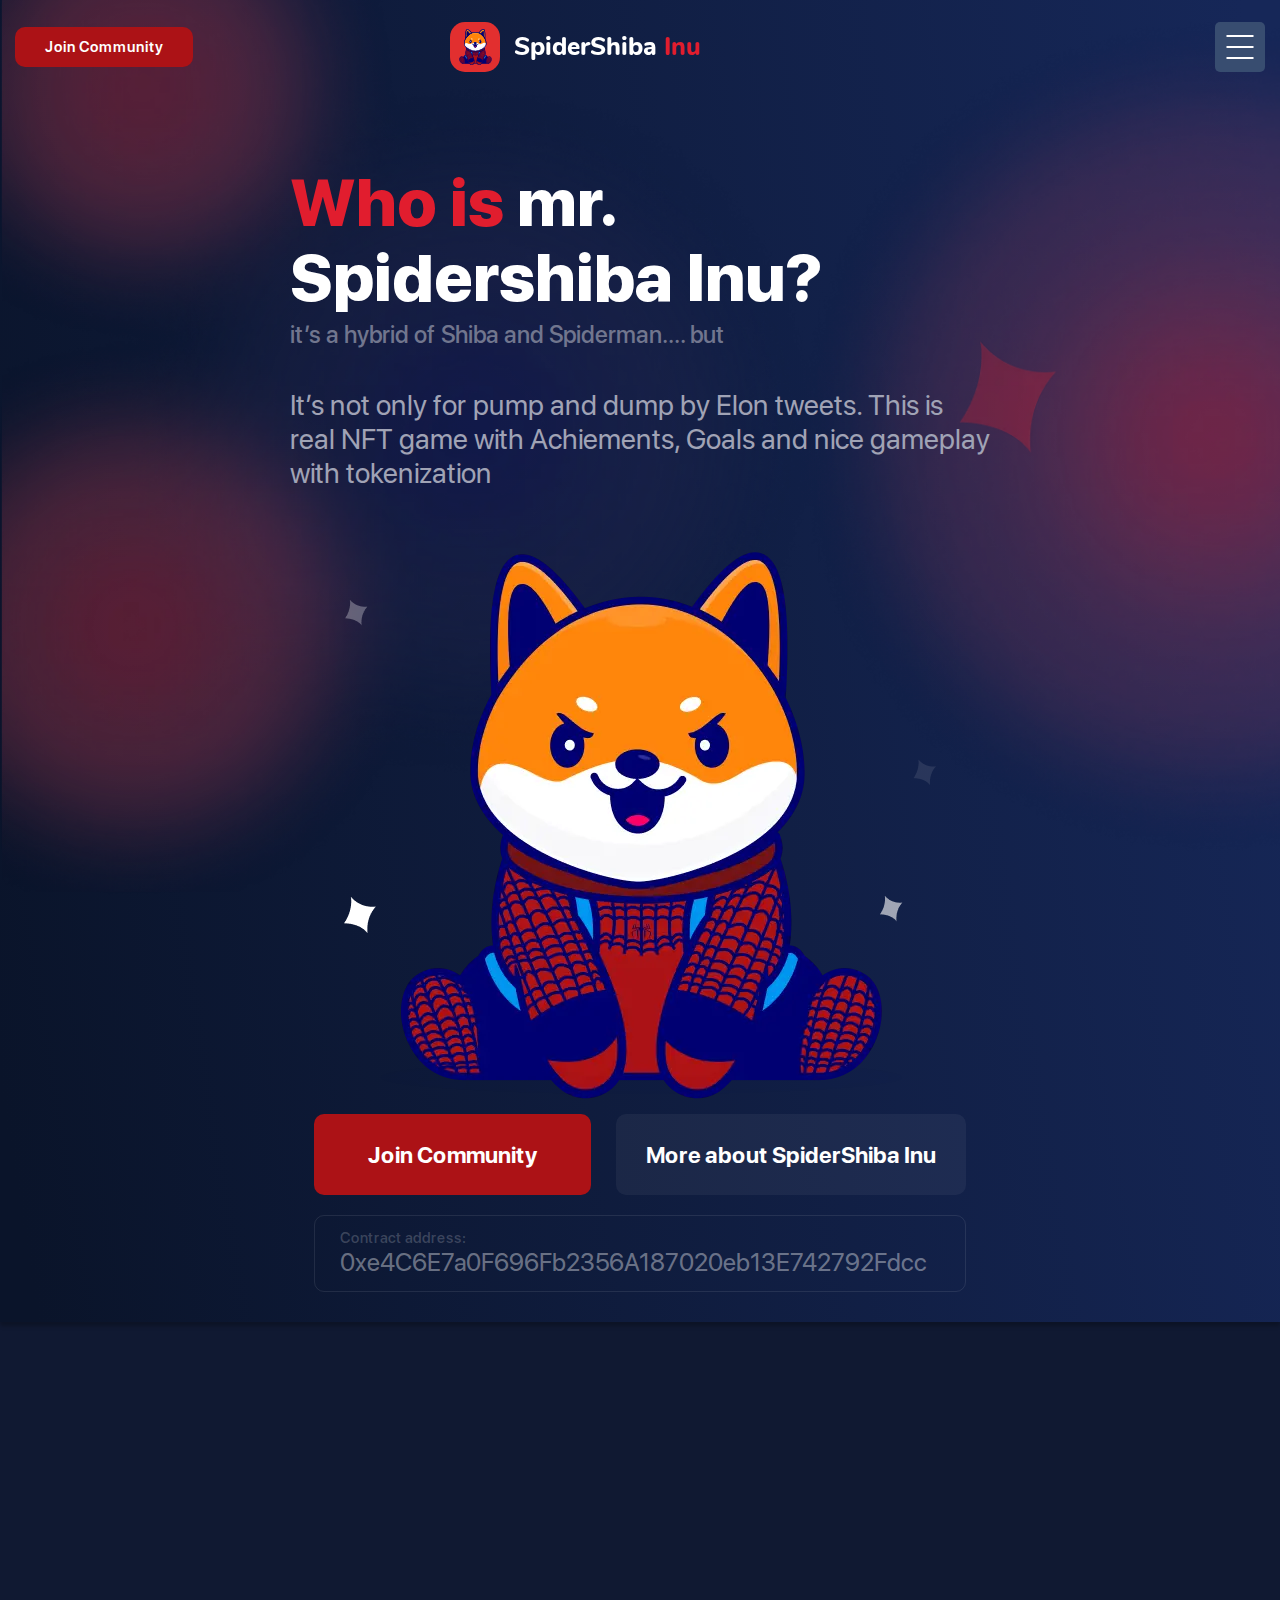
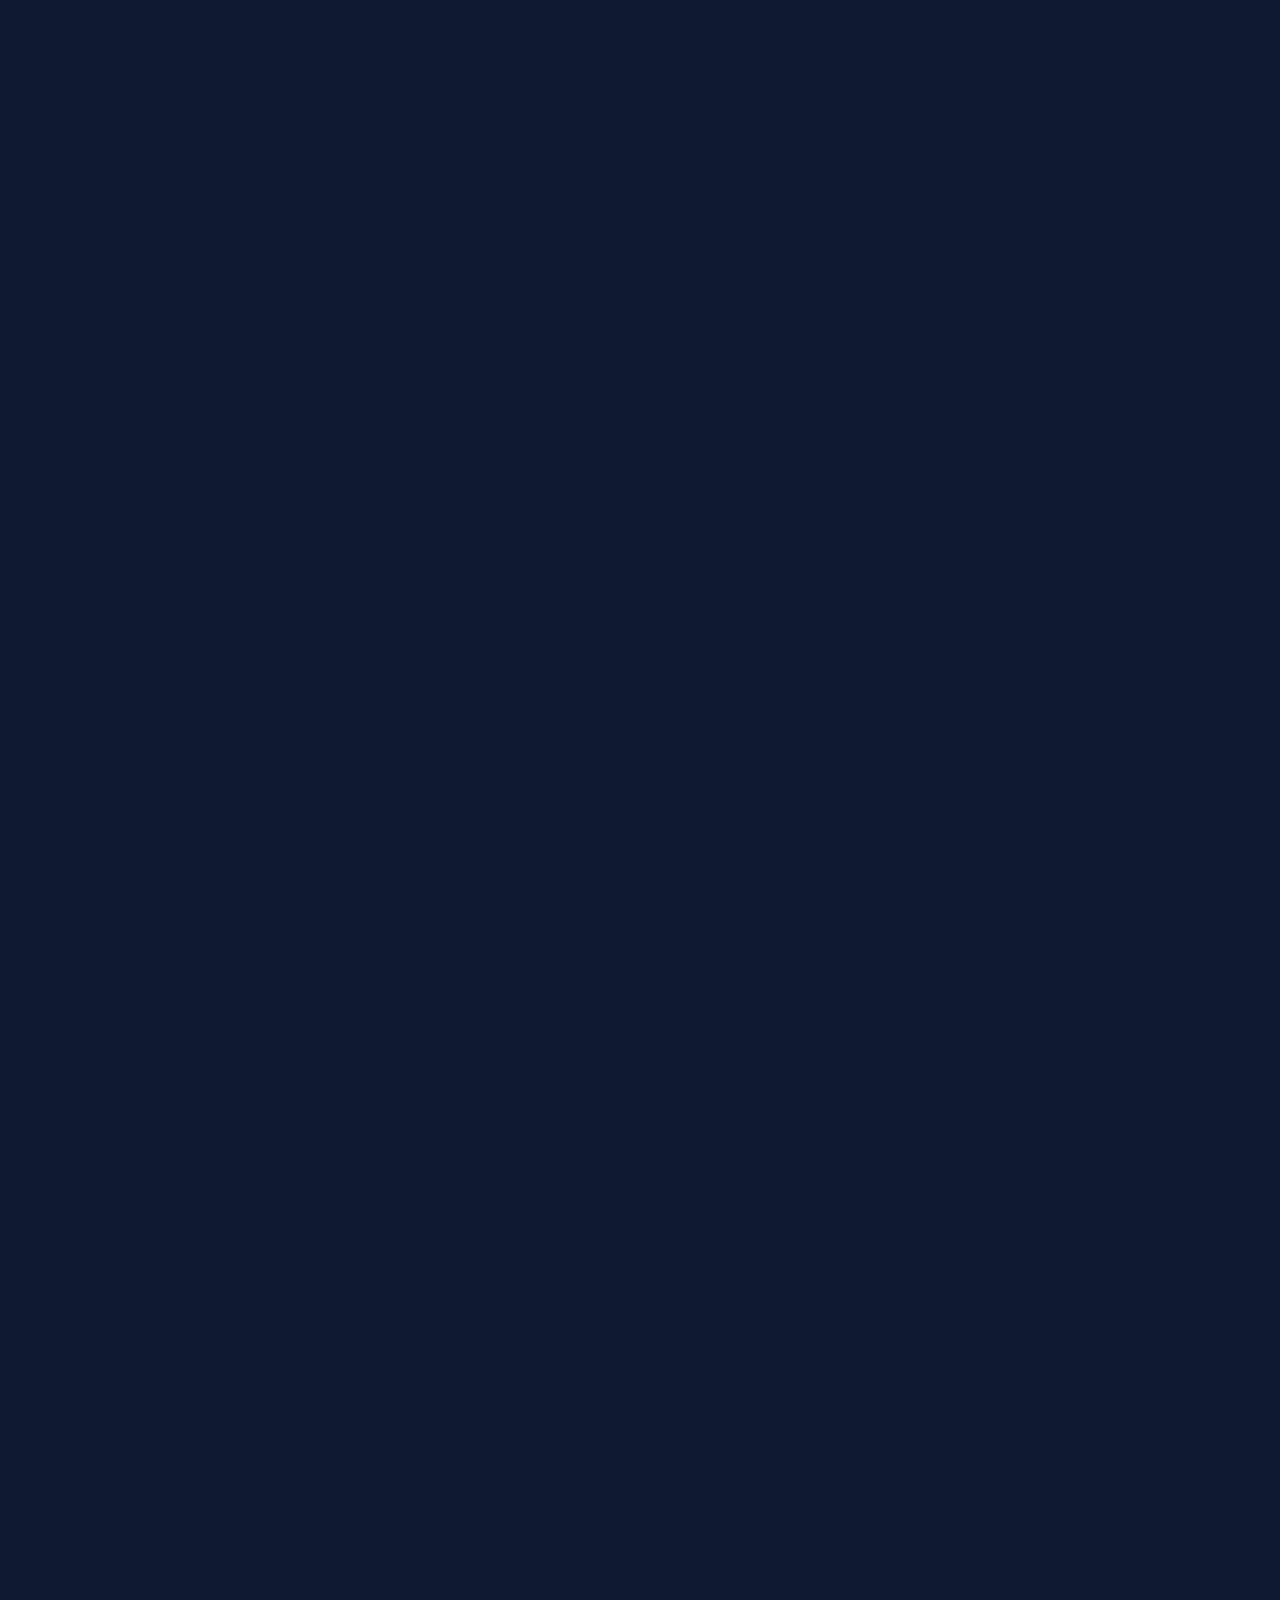
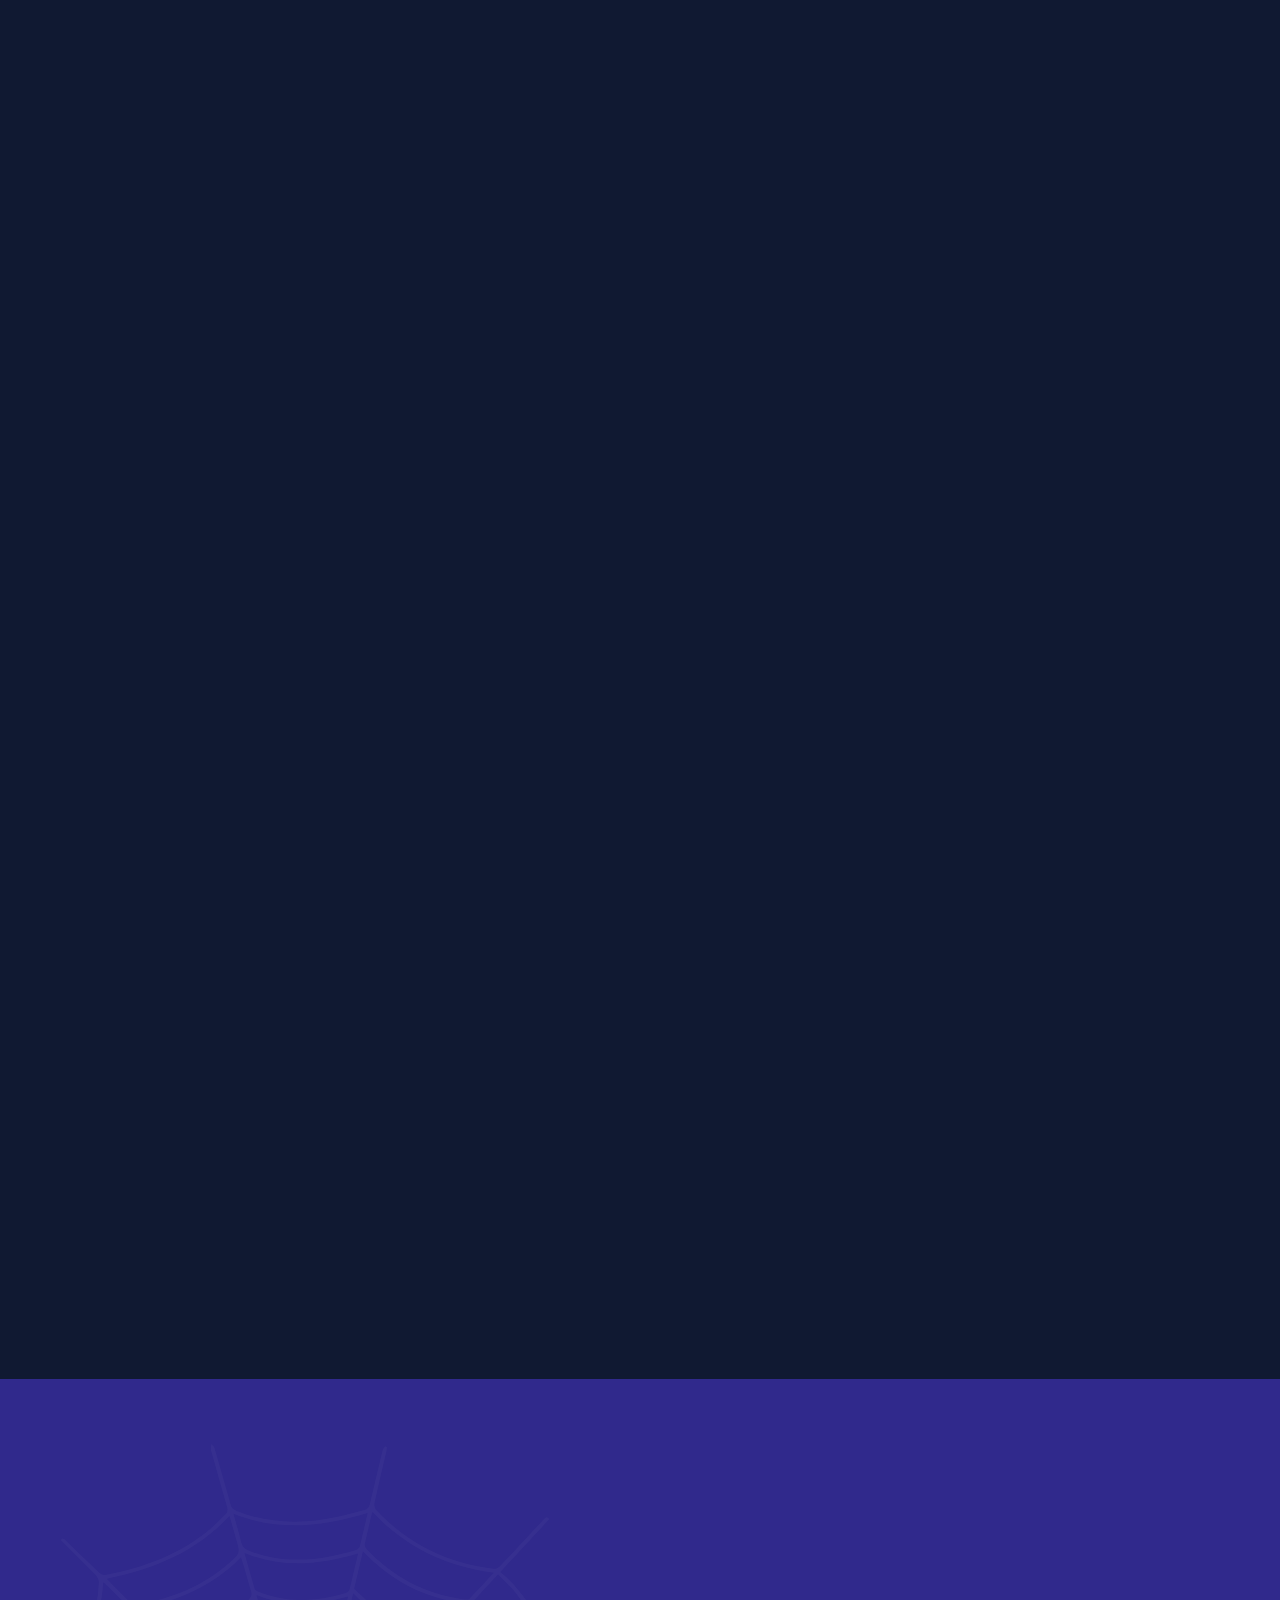
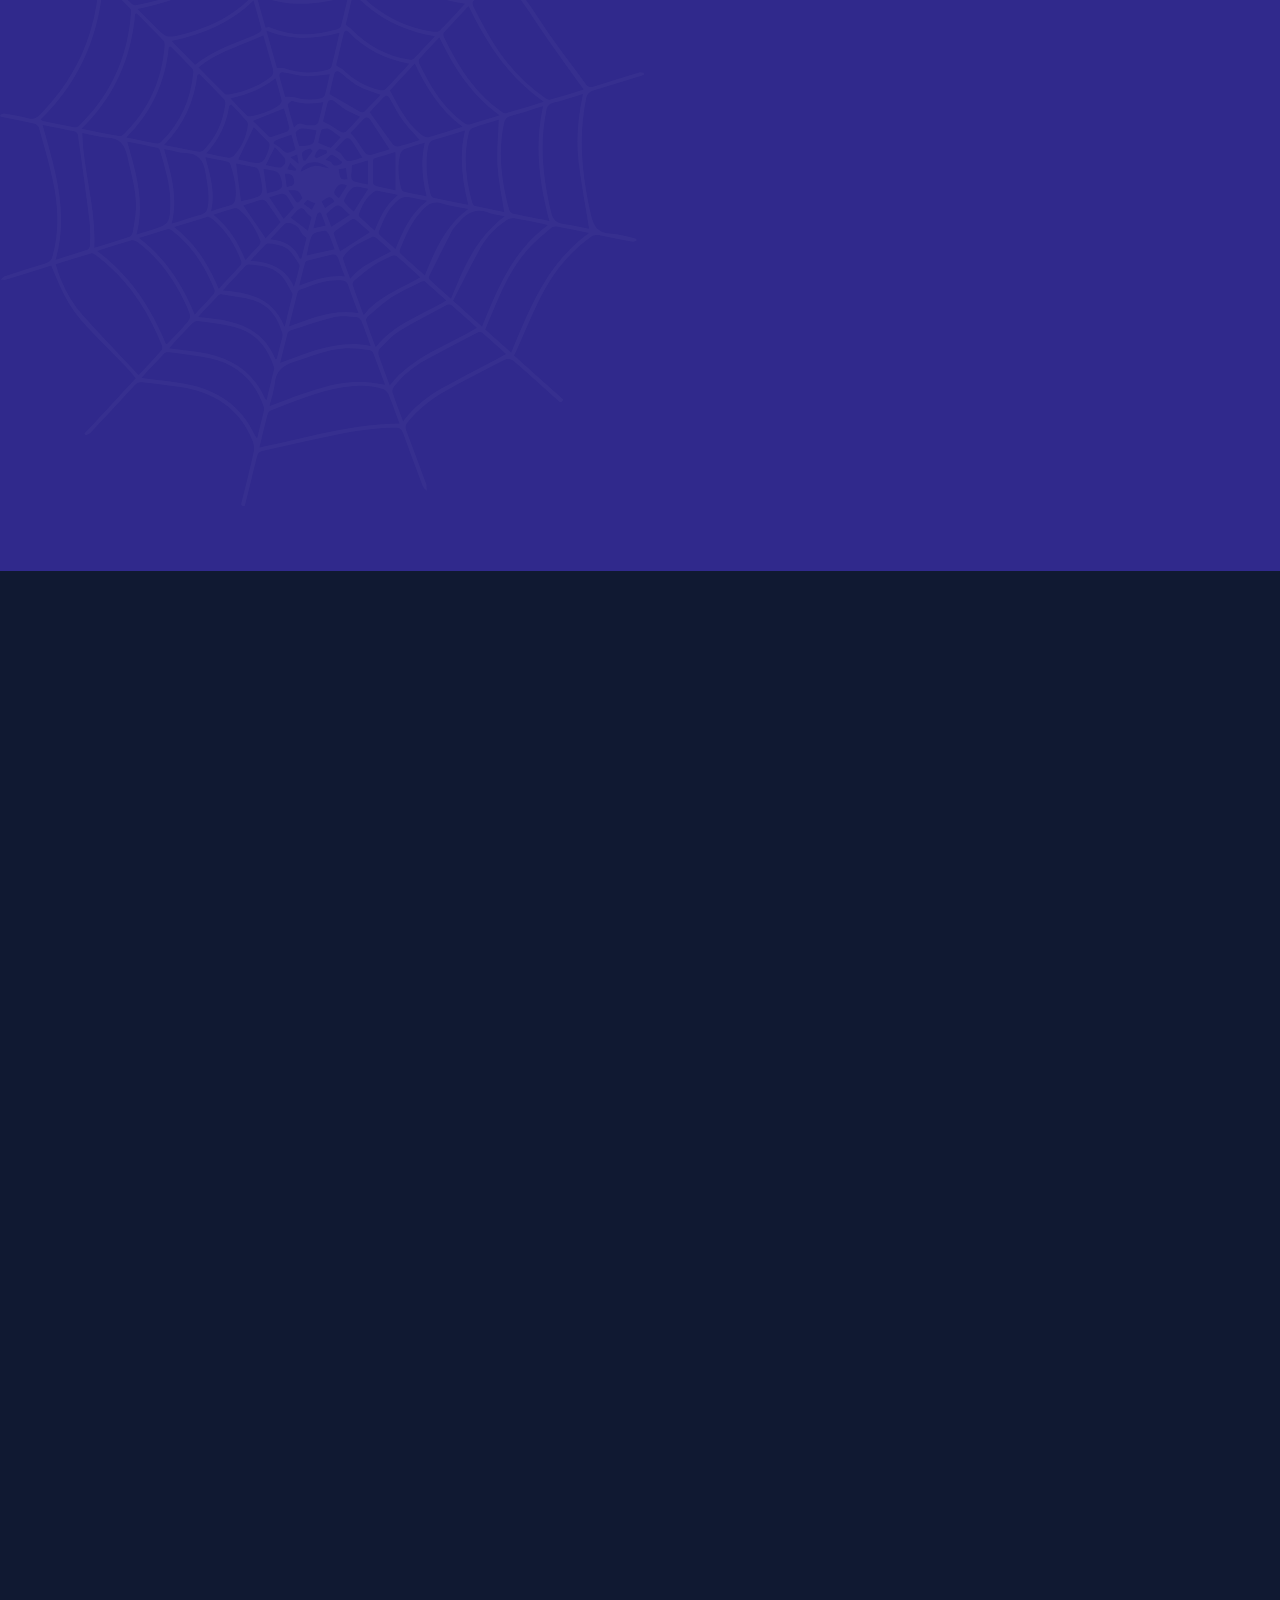
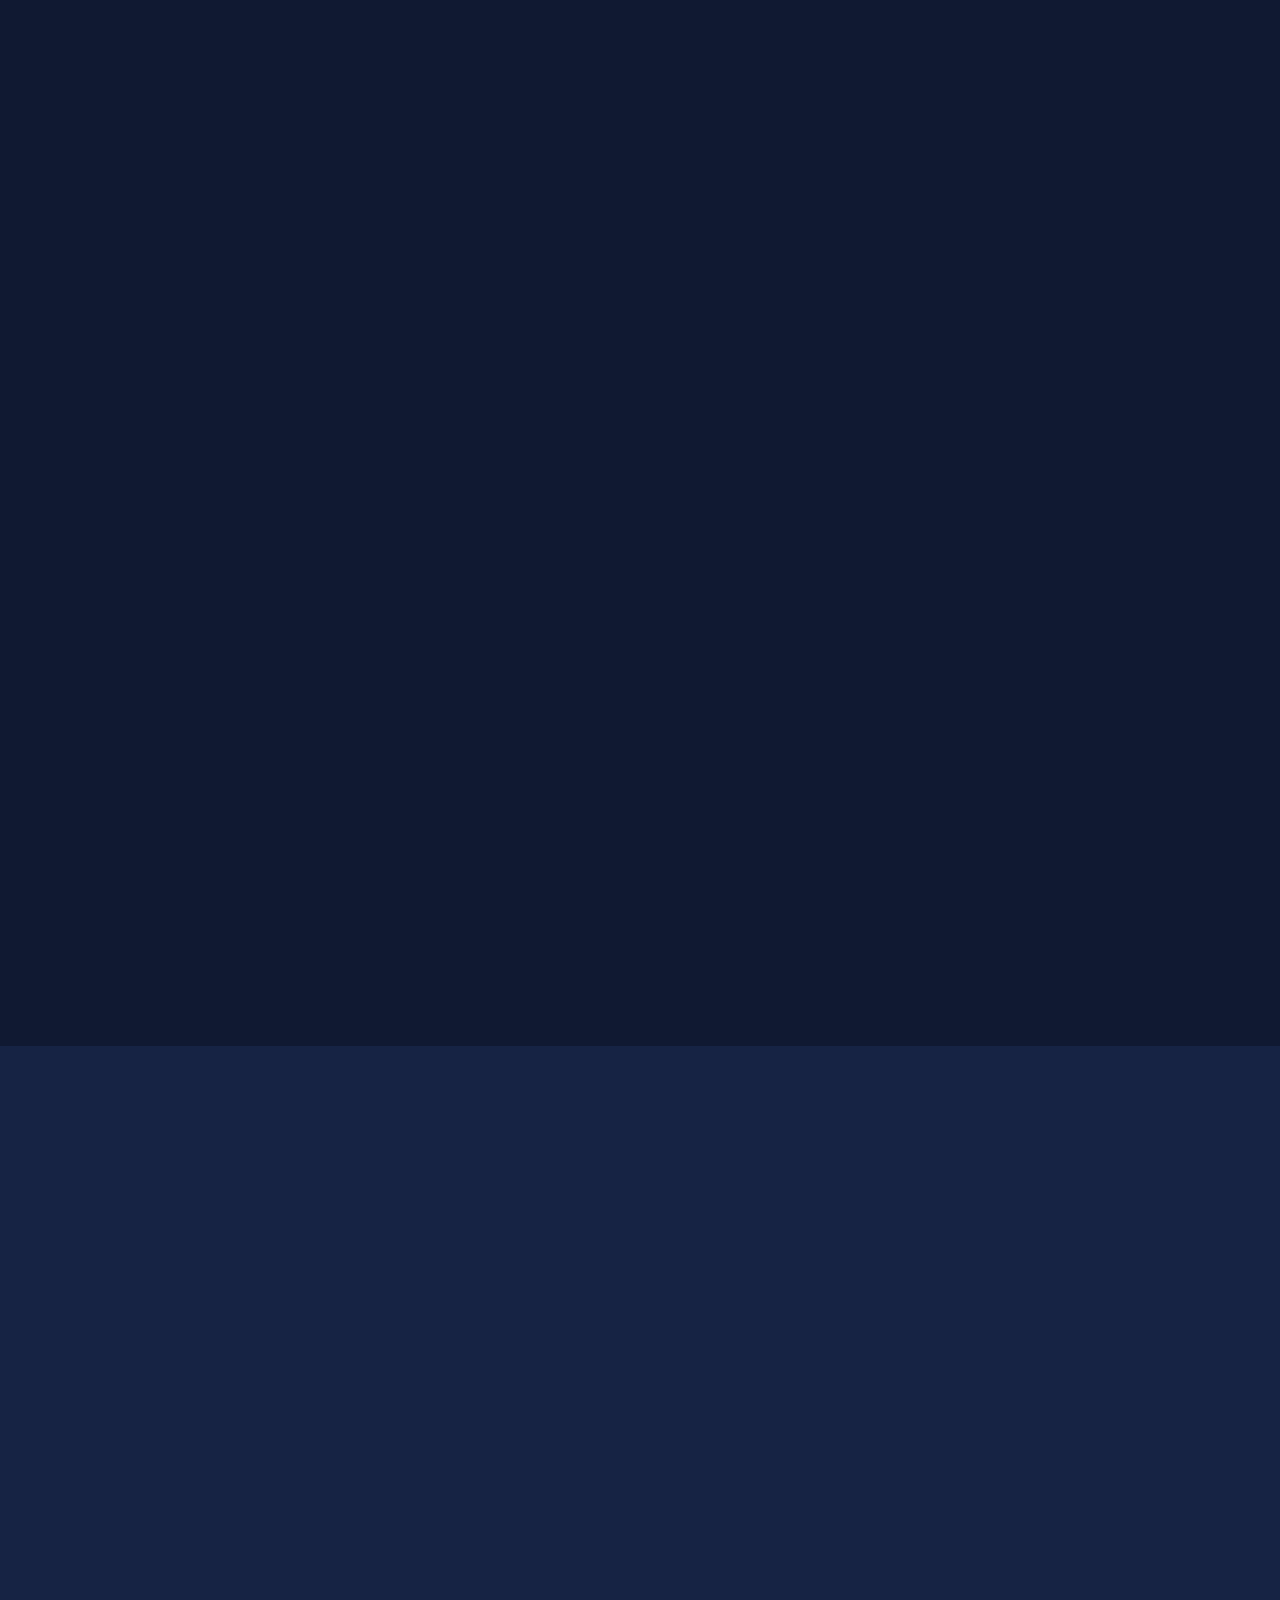
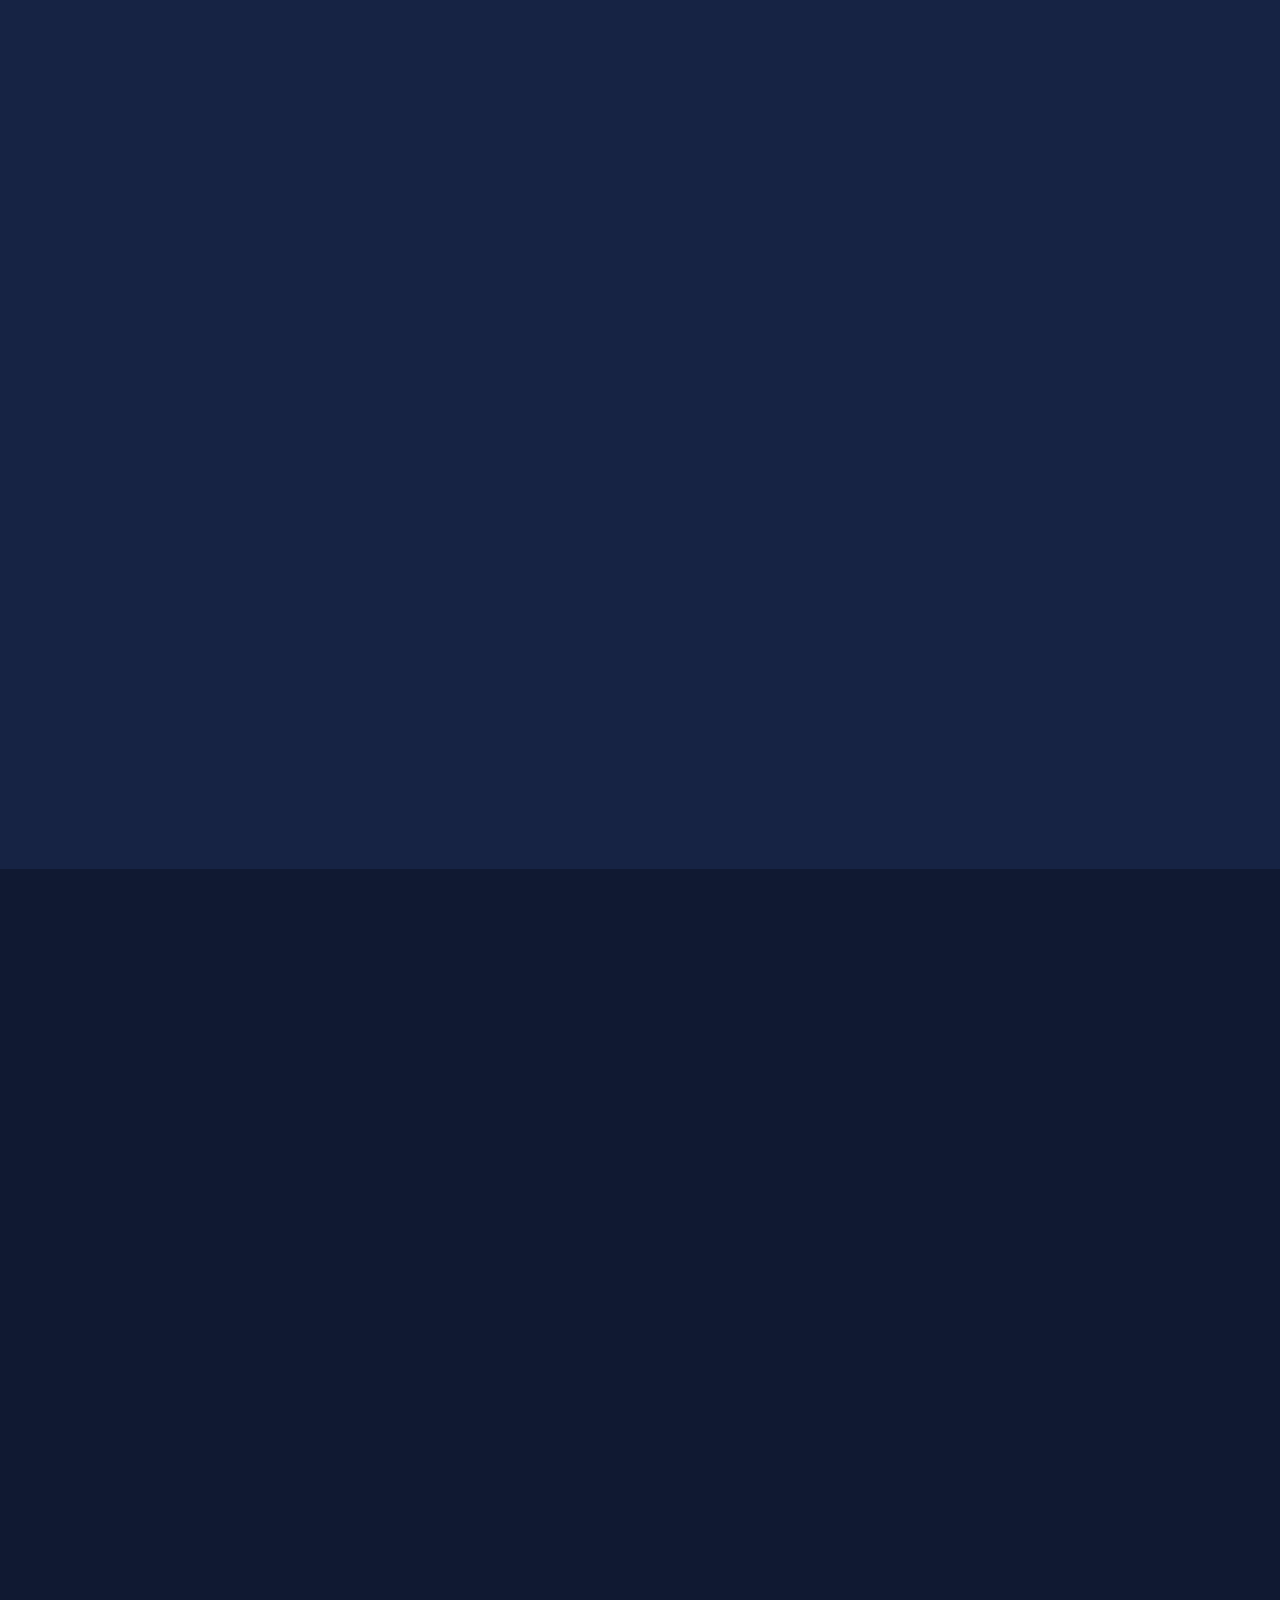
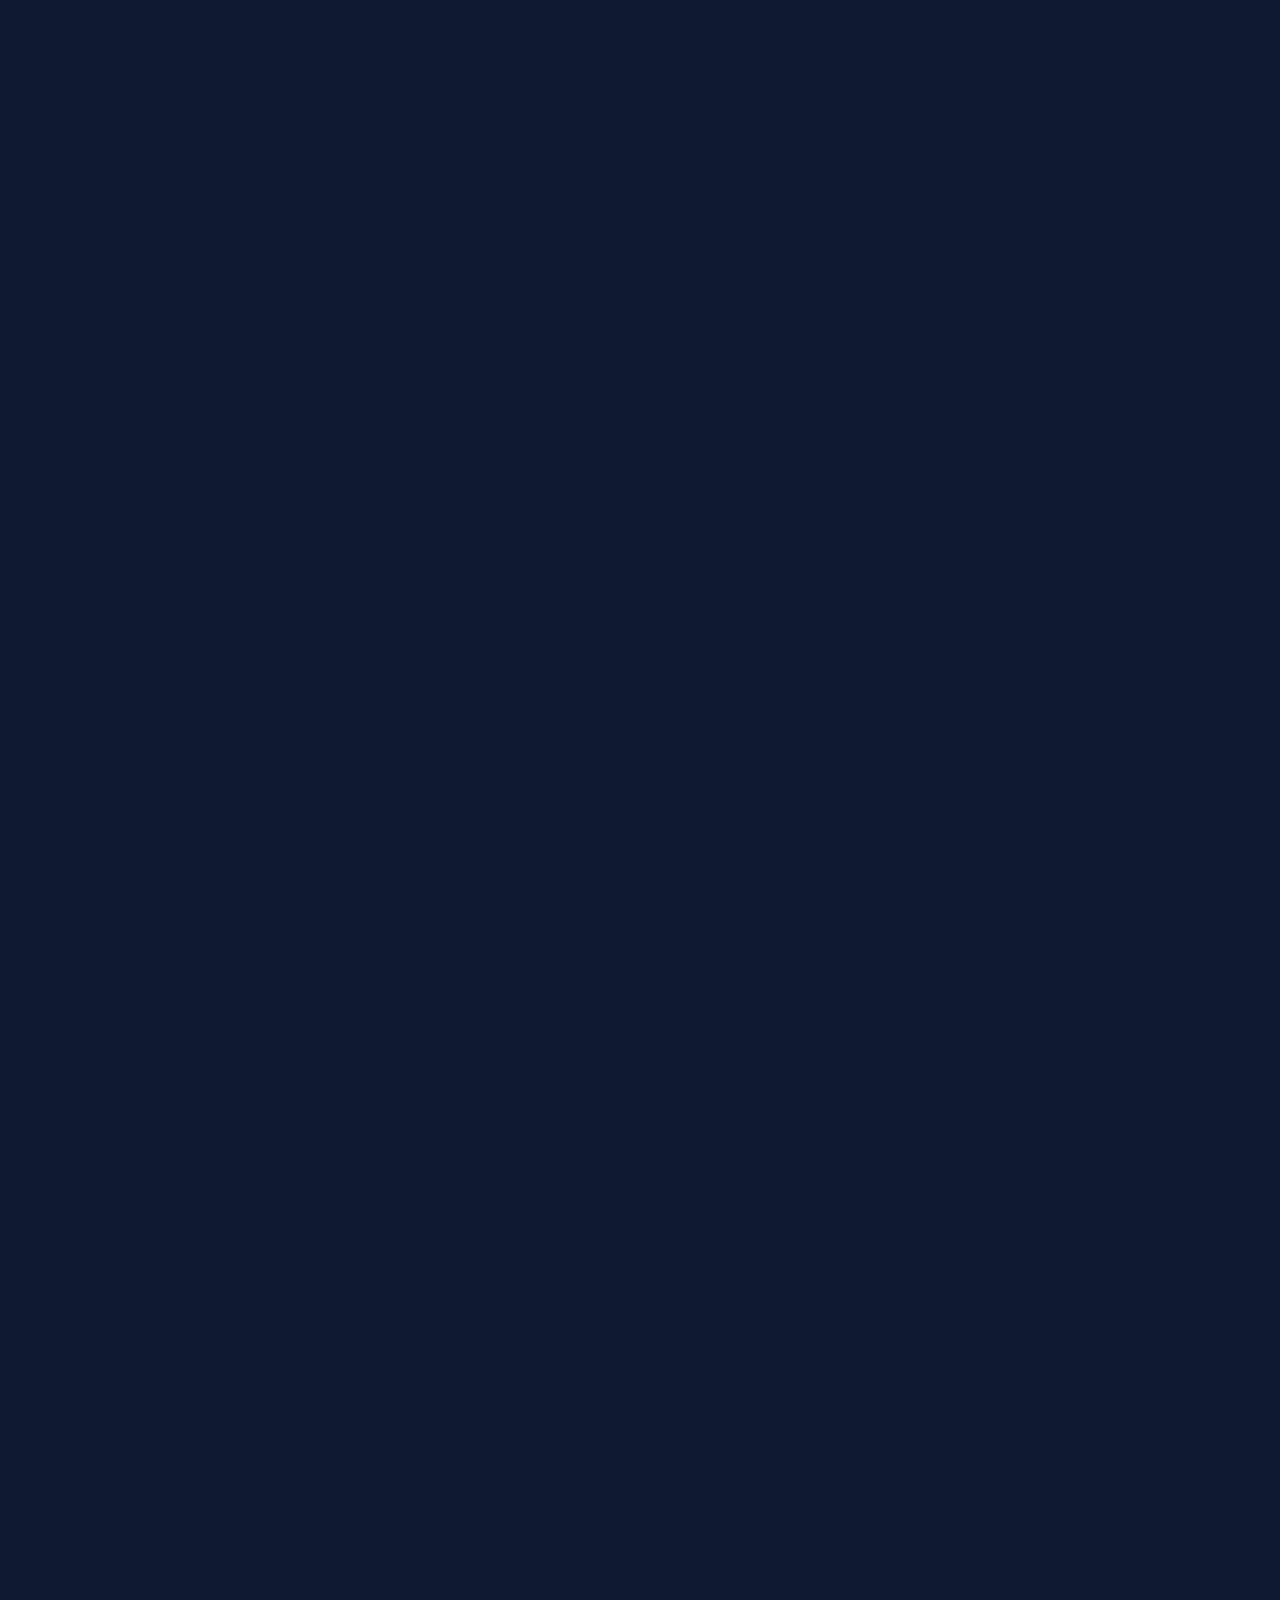
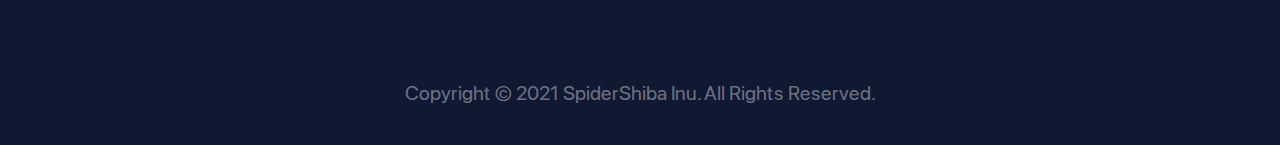
<file: index.html>
<!DOCTYPE html>
<html lang="en">

<head>
	<title>SpiderShiba Inu</title>
	<meta charset="UTF-8">
	<meta name="format-detection" content="telephone=no">
	<meta name="description" content="some content">
	<!-- <meta http-equiv="X-UA-Compatible" content="IE=7"> -->
	<meta content="ie=edge" http-equiv="X-UA-Compatible">
	<meta name="keywords" content="test">
	<!-- <style>body{opacity: 0;}</style> -->
	<link rel="stylesheet" href="css/style.min.css?_v=20230210092917">
	<!-- <meta name="robots" content="noindex, nofollow"> -->
	<meta name="viewport" content="width=device-width, initial-scale=1.0">
</head>


<body>
	<div class="wrapper wow animate__fadeIn">
		<div class="preload">
			<div class="preload__wrapper">
				<div class="preload__image">
					<picture><source srcset="img/preload/bg.webp" type="image/webp"><img class="_lazy" src="img/preload/bg.png" alt="preload shiba image" width="95" height="100"></picture>
				</div>
				<div class="preload__text">SpiderShiba<span>Inu</span></div>
			</div>
		</div>
		<div class="popup" id="popup" aria-hidden="true">
			<div class="popup__wrapper">
				<div class="popup__content">
					<button class="popup__close" data-close type="button">Close</button>
					<div class="popup__text">
						No Content =) Sorry.
					</div>
					<div class="popup__image">
						<picture><source srcset="img/preload/bg.webp" type="image/webp"><img src="img/preload/bg.png" alt="Shiba image" width="95" height="100"></picture>
					</div>
				</div>
			</div>
		</div>

		<div class="big-hero">
			<header class="header" id="header" data-scroll="100" data-scroll-show="400">
				<div class="header__container">
					<div class="header__top">

						<a class="header__logo logo" href="#header">
							<img class="logo__img" src="img/logo.svg" alt="logotype" width="50" height="50">
							<span class="logo__text">SpiderShiba <span class="logo__red">Inu</span></span>
						</a>
						<div class="header__menu-wrapper">
							<nav class="header__nav">
								<ul class="header__menu menu">
									<li class="menu__item">
										<a class="menu__link link" href="#" data-goto="#how">How it works</a>
									</li>
									<li class="menu__item">
										<a class="menu__link link" href="#" data-goto="#play">Play and earn</a>
									</li>
									<li class="menu__item">
										<a class="menu__link link" href="#" data-goto="#roadmap">Roadmap</a>
									</li>
									<li class="menu__item">
										<a class="menu__link link" href="#" data-goto="#team">Team</a>
									</li>
									<li class="menu__item">
										<a class="menu__link link" href="#" data-goto="#partners">Partners&Investors</a>
									</li>
									<li class="menu__item">
										<a class="menu__link link" href="#" data-goto="#why">Why invest in SpiderShiba</a>
									</li>
									<li class="menu__item">
										<a class="menu__link link" href="#" data-goto="#token">Tokenomics</a>
									</li>
									<li class="menu__item">
										<a class="menu__link link" href="#" data-goto="#questions">FAQ</a>
									</li>
									<li class="menu__item">
										<a class="menu__link link" href="#" data-goto="#community">Community</a>
									</li>
								</ul>
							</nav>
						</div>
						<a class="header__link btn" data-popup="#popup" href="#" data-da=".header__nav, 576,2">Join Community</a>
						<button class="icon-menu" type="button" title="burger menu button">
							<span></span>
						</button>
					</div>




				</div>
			</header>
			<section class="hero">
				<div class="hero__container">
					<div class="header__content animate__animated animate__backInDown">
						<div class="header__info">
							<h1 class="header__title">
								<div><span>Who is</span> mr.</div> Spidershiba Inu?
							</h1>
							<span class="header__subtitle">it’s a hybrid of Shiba and Spiderman.... but </span>
							<div class="header__text">
								<p>
									It’s not only for pump and dump by Elon tweets.
									This is real NFT game with Achiements, Goals and nice gameplay with tokenization
								</p>
							</div>
							<div class="header__action" data-da=".header__content, 1300">
								<div class="header__buttons">
									<button class="header__button btn" data-popup="#popup" type="button" title="contact button">Join Community</button>
									<button class="header__button btn btn_tr" data-popup="#popup" type="button" title="contact button">More about SpiderShiba
										Inu</button>
								</div>
								<div class="header__address">
									<span>Contract address:</span>
									0xe4C6E7a0F696Fb2356A187020eb13E742792Fdcc
								</div>
							</div>
						</div>
						<div class="header__image">
							<picture><source srcset="img/header/image.webp" type="image/webp"><img src="img/header/image.png" alt="header image" width="592" height="547"></picture>
						</div>
					</div>
				</div>
			</section>
		</div>
		<main class="page">


			<div class="run wow animate__fadeIn" id="run">
				<div class="run__wrapper">
					<div class="run__item"><span>WARNING: this is not a meme coin</span></div>
					<div class="run__item"><span>WARNING: this is not a meme coin</span></div>
					<div class="run__item"><span>WARNING: this is not a meme coin</span></div>
					<div class="run__item"><span>WARNING: this is not a meme coin</span></div>
					<div class="run__item"><span>WARNING: this is not a meme coin</span></div>
					<div class="run__item"><span>WARNING: this is not a meme coin</span></div>
					<div class="run__item"><span>WARNING: this is not a meme coin</span></div>
					<div class="run__item"><span>WARNING: this is not a meme coin</span></div>
					<div class="run__item"><span>WARNING: this is not a meme coin</span></div>
					<div class="run__item"><span>WARNING: this is not a meme coin</span></div>
					<div class="run__item"><span>WARNING: this is not a meme coin</span></div>
					<div class="run__item"><span>WARNING: this is not a meme coin</span></div>
					<div class="run__item"><span>WARNING: this is not a meme coin</span></div>
					<div class="run__item"><span>WARNING: this is not a meme coin</span></div>
					<div class="run__item"><span>WARNING: this is not a meme coin</span></div>
					<div class="run__item"><span>WARNING: this is not a meme coin</span></div>
					<div class="run__item"><span>WARNING: this is not a meme coin</span></div>
					<div class="run__item"><span>WARNING: this is not a meme coin</span></div>
				</div>
			</div>

			<div class="shiba wow animate__fadeInUp" id="shiba">
				<div class="shiba__container">
					<div class="shiba__partners partners">
						<div class="shiba__partner partners__item"><img src="img/shiba/1.svg" alt="shiba partner" width="156" height="50">
						</div>
						<div class="shiba__partner partners__item"><img src="img/shiba/2.svg" alt="shiba partner" width="156" height="50">
						</div>
						<div class="shiba__partner partners__item"><img src="img/shiba/3.svg" alt="shiba partner" width="156" height="50">
						</div>
						<div class="shiba__partner partners__item"><img src="img/shiba/4.svg" alt="shiba partner" width="156" height="50">
						</div>
						<div class="shiba__partner partners__item"><img src="img/shiba/5.svg" alt="shiba partner" width="156" height="50">
						</div>
						<div class="shiba__partner partners__item"><img src="img/shiba/6.svg" alt="shiba partner" width="156" height="50">
						</div>
					</div>
					<div class="shiba__text">
						<p>Yes you read that right, SpiderShib Inu officially enters the game to conquer the world 🌎</p>
					</div>
					<a class="shiba__link btn" data-popup="#popup" href="#">Let’s find out more</a>
					<!-- <picture><source srcset="img/shiba/bg.webp" type="image/webp"><img src="img/shiba/bg.png" alt="Shiba image" width="950" height="950"></picture> -->

				</div>
			</div>

			<section class="how-it-works" id="how">
				<div class="how-it-works__container wow animate__fadeInUpBig">
					<h2 class="how-it-works__title title">How it works?</h2>
					<div class="how-it-works__items">
						<div class="how-it-works__item">
							<div class="how-it-works__img">
								<img src="img/how-it-works/1.svg" alt="how-it-works image" width="35" height="35">
							</div>
							<div class="how-it-works__heading">SpiderShib Inu Ecosystem</div>
							<span class="how-it-works__subtitle">
								Large variety of options to use SpiderShib Inu tokens and NFTs
							</span>
							<div class="how-it-works__text">
								<p>
									Our ecosystem is different from all the others, we have created the first REAL nft game with
									SpiderShib Inu.
								</p>
								<p>
									So the tokens will have real usefulness and to ensure constant growth for all holders.
								</p>
							</div>
							<div class="how-it-works__text">
								<p></p>
							</div>
						</div>
						<div class="how-it-works__item">
							<div class="how-it-works__img">
								<img src="img/how-it-works/2.svg" alt="how-it-works image" width="44" height="35">
							</div>
							<div class="how-it-works__heading">Many options to earn</div>
							<span class="how-it-works__subtitle">
								Thanks to our ecosystem you will be able to earn passively and actively
							</span>
							<div class="how-it-works__text">
								<p>
									The passive income: <br>
									- staking <br>
									- the appreciation of the staked currency
								</p>
								<p>
									The active income: <br>
									- Gaming process (you will earn money that you can turn into tokens) <br>
									- Re-sale of the NFTs
								</p>
							</div>
						</div>
						<div class="how-it-works__item">
							<div class="how-it-works__img">
								<img src="img/how-it-works/3.svg" alt="how-it-works image" width="35" height="35">
							</div>
							<div class="how-it-works__heading">Reshaping DeFi</div>
							<span class="how-it-works__subtitle">
								We are evolving DeFi concepts such as participation rewards, NFTs and tokenomics to maximise profit for
								every investor
							</span>
							<div class="how-it-works__text">
								<p>
									We offer huge tools for people around the world to take control of their financial future.
								</p>
							</div>

						</div>
					</div>
				</div>
			</section>

			<section class="play" id="play">
				<div class="play__container wow animate__backInUp">
					<div class="play__title title">Play to earn</div>
					<div class="play__subtitle">Many ways to earn tokens and NFTs</div>
					<div class="play__items">
						<div class="play__item play__item_big">
							<div class="play__img">
								<picture><source srcset="img/play/1.webp" type="image/webp"><img src="img/play/1.jpg" alt="Play Image" width="649" height="288"></picture>
							</div>
							<div class="play__info">
								<div class="play__heading">Game plot and goal</div>
								<div class="play__text">

									<p>
										Mary Jane has been kidnapped by Green Goblin, who has no intention of letting her escape, so she
										flees to New York City, going through different scenarios that will be part of the game!
									</p>

									<p>
										The goal is to accumulate as many game coins and points as possible, which will then be transformed
										into the game token based also on the attempts used to complete the level.
									</p>

									<p>Once the Green Goblin is defeated and Mary Jane is safed, the game is over, but we don't stop
										there!</p>

								</div>
							</div>
						</div>
						<div class="play__item wow animate__backInLeft">
							<div class="play__img">
								<picture><source srcset="img/play/2.webp" type="image/webp"><img src="img/play/2.png" alt="Play Image" width="153" height="160"></picture>
							</div>
							<div class="play__info">
								<div class="play__heading">Earn that cash!</div>
								<div class="play__text">
									<p></p>
									In the various levels there will also be special coins, more difficult to take, which will provide you
									with bonuses in tokens or game NFTs!
								</div>
							</div>
						</div>
						<div class="play__item wow animate__backInRight">
							<div class="play__img">
								<picture><source srcset="img/play/3.webp" type="image/webp"><img src="img/play/3.png" alt="Play Image" width="180" height="160"></picture>
							</div>
							<div class="play__info">
								<div class="play__heading">Game events and challenges</div>
								<div class="play__text">
									<p>
										There will be lots of events after end of the game, that will bring together whole community and you
										can participate in challanges with the NFTs!
									</p>
								</div>
							</div>
						</div>
					</div>
				</div>
			</section>

			<section class="why" id="why">
				<div class="why__container wow animate__fadeInUp">
					<div class="why__items">
						<div class="why__item">
							<h3 class="why__title title">Why invest in SpiderShiba Inu?</h3>
							<div class="why__subtitle">
								in case you have lived in a cave in the last few months we will give you a brief summary of what
								happened in crypto industry
							</div>
							<a class="why__link btn" data-popup="#popup" href="#">Learn more about SpiderShiba</a>
						</div>
						<div class="why__item">
							<div class="why__row">
								<div class="why__img">
									<img src="img/why/1.svg" alt="why image" width="59" height="40">
								</div>
								<div class="why__info">
									<div class="why__heading">Massive trend</div>
									<div class="why__text">
										<p>
											Shiba inu has invaded the market with an infinity of other meme coins that collect thousands of
											BNB and after the launch they make mind-boggling numbers!
										</p>
									</div>
								</div>
							</div>

							<div class="why__row">
								<div class="why__img">
									<img src="img/why/2.svg" alt="why image" width="51" height="49">
								</div>
								<div class="why__info">
									<div class="why__heading">100% of value, 0% of memecoin!</div>
									<div class="why__text">
										<p>
											We took the best from this trend and have decided to ride this tremendous wave success in Shiba
											Inu tokens, not only by launching a coin, but by creating a real NFT game p2e
										</p>
									</div>
								</div>
							</div>
						</div>
					</div>
				</div>
			</section>

			<section class="roadmap" id="roadmap">
				<div class="roadmap__container wow animate__fadeInUp">
					<h3 class="roadmap__title title">Roadmap</h3>
					<div class="roadmap__items">
						<div class="roadmap__item roadmap__item_active roadmap__item_red">
							<span class="roadmap__number">1</span>
							<div class="roadmap__info">
								<div class="roadmap__date">August 2021</div>
								<ul class="roadmap__list">
									<li class="roadmap__point">• Started project ☑️</li>
									<li class="roadmap__point">• Budget accumulation ☑️</li>
									<li class="roadmap__point">• Winning team search ☑️</li>
								</ul>
							</div>
						</div>
						<div class="roadmap__item roadmap__item_active">
							<span class="roadmap__number">2</span>
							<div class="roadmap__info">
								<div class="roadmap__date">Sept - Nov 2021</div>
								<ul class="roadmap__list">
									<li class="roadmap__point">• Whitepaper creation ☑️</li>
									<li class="roadmap__point">• Smartcontract testing ☑️</li>
									<li class="roadmap__point">• Building ideas for nft game ☑️</li>
									<li class="roadmap__point">• start developing website and game ☑️</li>
									<li class="roadmap__point">• start creating NFT ☑️</li>
									<li class="roadmap__point">• start creating tokenomics ☑️</li>
								</ul>
							</div>
						</div>
						<div class="roadmap__item roadmap__item_active">
							<span class="roadmap__number">3</span>
							<div class="roadmap__info">
								<div class="roadmap__date">Dec - Jan 2022</div>
								<ul class="roadmap__list">
									<li class="roadmap__point">• Official launch on pinksale ☑️</li>
									<li class="roadmap__point">• Start marketing campaign ☑️ </li>
									<li class="roadmap__point">• Airdrop ☑️</li>
									<li class="roadmap__point">• Panckacke swap launch ☑️</li>
									<li class="roadmap__point">• Start of collaborations with decentraland and the sandbox ☑️</li>
								</ul>
							</div>
						</div>
						<div class="roadmap__item">
							<span class="roadmap__number">4</span>
							<div class="roadmap__info">
								<div class="roadmap__date">Q1 2022</div>
								<ul class="roadmap__list">
									<li class="roadmap__point">• Listing on coinmarketcap and coingecko</li>
									<li class="roadmap__point">• Early beta game</li>
									<li class="roadmap__point">• Promotion cooperation with big celebrities</li>
									<li class="roadmap__point">• NFT & Game community build-up</li>
									<li class="roadmap__point">• NFT collaborations and launch</li>
								</ul>
							</div>
						</div>
						<div class="roadmap__item">
							<span class="roadmap__number">5</span>
							<div class="roadmap__info">
								<div class="roadmap__date">Q2 2022</div>
								<ul class="roadmap__list">
									<li class="roadmap__point">• Launch of new website</li>
									<li class="roadmap__point">• Centralized exchange listening</li>
									<li class="roadmap__point">• Launch of Spidershiba inu single player</li>
									<li class="roadmap__point">• Creation of NFT marketplace</li>
									<li class="roadmap__point">• First teaser of Spidershiba inu World Metaverse multiplayer</li>
									<li class="roadmap__point">• Android & iOS App release</li>
								</ul>
							</div>
						</div>
					</div>
				</div>
			</section>

			<section class="team" id="team">
				<div class="team__container wow animate__fadeInUp">
					<h3 class="team__title title">Team</h3>
					<!-- Оболочка слайдера -->
					<div class="team__slider swiper">
						<!-- Двигающееся часть слайдера -->
						<div class="team__wrapper swiper-wrapper">
							<!-- Слайд -->
							<div class="team__slide swiper-slide">

								<div class="team__card">
									<div class="team__img">
										<picture><source srcset="img/team/1.webp" type="image/webp"><img src="img/team/1.jpg" alt="Team Member Photo" width="350" height="377"></picture>
									</div>
									<div class="team__name">Harry Pham</div>
									<div class="team__prof">Founder and CEO</div>
								</div>

								<div class="team__card">
									<div class="team__img">
										<picture><source srcset="img/team/2.webp" type="image/webp"><img src="img/team/2.jpg" alt="Team Member Photo" width="350" height="377"></picture>
									</div>
									<div class="team__name">Bui Cai</div>
									<div class="team__prof">Co-founder and CTO</div>
								</div>

								<div class="team__card">
									<div class="team__img">
										<picture><source srcset="img/team/3.webp" type="image/webp"><img src="img/team/3.jpg" alt="Team Member Photo" width="350" height="377"></picture>
									</div>
									<div class="team__name">Binh Mai</div>
									<div class="team__prof">Blockchain expert</div>
								</div>

								<div class="team__card">
									<div class="team__img">
										<picture><source srcset="img/team/4.webp" type="image/webp"><img src="img/team/4.jpg" alt="Team Member Photo" width="350" height="377"></picture>
									</div>
									<div class="team__name">Lisa Dowen</div>
									<div class="team__prof">Marketing and funnels</div>
								</div>

							</div>
							<div class="team__slide swiper-slide">

								<div class="team__card">
									<div class="team__img">
										<picture><source srcset="img/team/1.webp" type="image/webp"><img src="img/team/1.jpg" alt="Team Member Photo" width="350" height="377"></picture>
									</div>
									<div class="team__name">Harry Pham</div>
									<div class="team__prof">Founder and CEO</div>
								</div>

								<div class="team__card">
									<div class="team__img">
										<picture><source srcset="img/team/2.webp" type="image/webp"><img src="img/team/2.jpg" alt="Team Member Photo" width="350" height="377"></picture>
									</div>
									<div class="team__name">Bui Cai</div>
									<div class="team__prof">Co-founder and CTO</div>
								</div>

								<div class="team__card">
									<div class="team__img">
										<picture><source srcset="img/team/3.webp" type="image/webp"><img src="img/team/3.jpg" alt="Team Member Photo" width="350" height="377"></picture>
									</div>
									<div class="team__name">Binh Mai</div>
									<div class="team__prof">Blockchain expert</div>
								</div>

								<div class="team__card">
									<div class="team__img">
										<picture><source srcset="img/team/4.webp" type="image/webp"><img src="img/team/4.jpg" alt="Team Member Photo" width="350" height="377"></picture>
									</div>
									<div class="team__name">Lisa Dowen</div>
									<div class="team__prof">Marketing and funnels</div>
								</div>

							</div>
							<div class="team__slide swiper-slide">

								<div class="team__card">
									<div class="team__img">
										<picture><source srcset="img/team/1.webp" type="image/webp"><img src="img/team/1.jpg" alt="Team Member Photo" width="350" height="377"></picture>
									</div>
									<div class="team__name">Harry Pham</div>
									<div class="team__prof">Founder and CEO</div>
								</div>

								<div class="team__card">
									<div class="team__img">
										<picture><source srcset="img/team/2.webp" type="image/webp"><img src="img/team/2.jpg" alt="Team Member Photo" width="350" height="377"></picture>
									</div>
									<div class="team__name">Bui Cai</div>
									<div class="team__prof">Co-founder and CTO</div>
								</div>

								<div class="team__card">
									<div class="team__img">
										<picture><source srcset="img/team/3.webp" type="image/webp"><img src="img/team/3.jpg" alt="Team Member Photo" width="350" height="377"></picture>
									</div>
									<div class="team__name">Binh Mai</div>
									<div class="team__prof">Blockchain expert</div>
								</div>

								<div class="team__card">
									<div class="team__img">
										<picture><source srcset="img/team/4.webp" type="image/webp"><img src="img/team/4.jpg" alt="Team Member Photo" width="350" height="377"></picture>
									</div>
									<div class="team__name">Lisa Dowen</div>
									<div class="team__prof">Marketing and funnels</div>
								</div>

							</div>

						</div>
						<!-- Если нужна пагинация -->
						<div class="team__dots swiper-pagination"></div>
					</div>
					<div class="team__partners partners" id="partners">
						<h3 class="partners__title title">Partners & Investors</h3>
						<div class="partners__items">
							<div class="partners__item"><img src="img/shiba/1.svg" alt="shiba partner" width="250" height="80">
							</div>
							<div class="partners__item"><img src="img/shiba/2.svg" alt="shiba partner" width="250" height="80">
							</div>
							<div class="partners__item"><img src="img/shiba/3.svg" alt="shiba partner" width="250" height="80">
							</div>
							<div class="partners__item"><img src="img/shiba/4.svg" alt="shiba partner" width="250" height="80">
							</div>
							<div class="partners__item"><img src="img/shiba/5.svg" alt="shiba partner" width="250" height="80">
							</div>
							<div class="partners__item"><img src="img/shiba/6.svg" alt="shiba partner" width="250" height="80">
							</div>
						</div>
					</div>
				</div>
			</section>

			<section class="token wow animate__fadeInUp" id="token">
				<div class="token__container">
					<h3 class="token__title title">Tokenomics</h3>
					<div class="token__items">
						<div class="token__item token__item_left">
							<div class="token__info">
								<span class="token__line token__line_1"></span>
								<div class="token__heading">19% on marketing</div>
								<div class="token__text">
									<p>
										Thanks to our ecosystem you will be able to earn passively and actively
									</p>
								</div>
							</div>
							<div class="token__info">
								<div class="token__lines">
									<span class="token__line token__line_2"></span>
									<span class="token__line token__line_3"></span>
								</div>
								<div class="token__heading">5% for founders, 6% stacked</div>
								<div class="token__text">
									<p>
										Thanks to our ecosystem you will be able to earn passively and actively
									</p>
								</div>
							</div>
							<div class="token__info">
								<span class="token__line token__line_4"></span>
								<div class="token__heading">30% for liquidity</div>
								<div class="token__text">
									<p>
										Thanks to our ecosystem you will be able to earn passively and actively
									</p>
								</div>
							</div>
						</div>
						<div class="token__image">
							<picture><source srcset="img/token/1.webp" type="image/webp"><img src="img/token/1.png" alt="Token image" width="552" height="552"></picture>
						</div>
						<div class="token__item token__item_right">
							<div class="token__info">
								<span class="token__line token__line_5"></span>
								<div class="token__heading">10% for advisors</div>
								<div class="token__text">
									<p>
										Thanks to our ecosystem you will be able to earn passively and actively
									</p>
								</div>
							</div>
							<div class="token__info">
								<span class="token__line token__line_6"></span>
								<div class="token__heading">P2e 15%</div>
								<div class="token__text">
									<p>
										Thanks to our ecosystem you will be able to earn passively and actively
									</p>
								</div>
							</div>
							<div class="token__info">
								<span class="token__line token__line_7"></span>
								<div class="token__heading">NFT 15%</div>
								<div class="token__text">
									<p>
										Thanks to our ecosystem you will be able to earn passively and actively
									</p>
								</div>
							</div>
						</div>
					</div>
				</div>
			</section>

			<section class="questions wow animate__fadeInUp" id="questions">
				<div class="questions__container">
					<h3 class="questions__title title">Frequently Asked Questions</h3>

					<div data-spollers class="questions__spollers spollers">
						<div class="spollers__item">
							<button type="button" data-spoller class="spollers__title">
								<span>Where can I buy tokens and NFTs of SpiderShib Inu?</span>
								<div class="questions__arrow">
									<svg width="24" height="24" viewBox="0 0 24 24" fill="none" xmlns="http://www.w3.org/2000/svg">
										<path d="M18 9L12 15L6 9" stroke="#fff" />
									</svg>
								</div>
							</button>
							<div class="spollers__body">
								Lorem ipsum, dolor sit amet consectetur adipisicing elit. Porro facilis fugiat distinctio eos alias
								suscipit autem consectetur fugit. Necessitatibus totam doloribus quibusdam at reprehenderit
								exercitationem, unde labore minima quidem. Eaque voluptatum atque sint. Rerum nemo eligendi repudiandae
								quisquam, corrupti culpa dolore autem placeat, incidunt non harum reprehenderit esse nisi eos modi
								exercitationem a consequuntur voluptate ea veritatis officia perferendis qui quia quis. Dolorum
								recusandae iusto nihil in quibusdam fuga, provident hic facere sunt praesentium sed laudantium totam
								beatae, repellendus natus quidem odio nostrum quis cum eligendi voluptas, voluptatem eum? Assumenda quae
								totam optio? Rem ad molestias modi velit atque. Consequuntur?
							</div>
						</div>
						<div class="spollers__item">
							<button type="button" data-spoller class="spollers__title">
								<span>Where can I buy tokens and NFTs of SpiderShib Inu?</span>
								<div class="questions__arrow">
									<svg width="24" height="24" viewBox="0 0 24 24" fill="none" xmlns="http://www.w3.org/2000/svg">
										<path d="M18 9L12 15L6 9" stroke="#fff" />
									</svg>
								</div>
							</button>
							<div class="spollers__body">
								Lorem ipsum, dolor sit amet consectetur adipisicing elit. Porro facilis fugiat distinctio eos alias
								suscipit autem consectetur fugit. Necessitatibus totam doloribus quibusdam at reprehenderit
								exercitationem, unde labore minima quidem. Eaque voluptatum atque sint. Rerum nemo eligendi repudiandae
								quisquam, corrupti culpa dolore autem placeat, incidunt non harum reprehenderit esse nisi eos modi
								exercitationem a consequuntur voluptate ea veritatis officia perferendis qui quia quis. Dolorum
								recusandae iusto nihil in quibusdam fuga, provident hic facere sunt praesentium sed laudantium totam
								beatae, repellendus natus quidem odio nostrum quis cum eligendi voluptas, voluptatem eum? Assumenda quae
								totam optio? Rem ad molestias modi velit atque. Consequuntur?
							</div>
						</div>
						<div class="spollers__item">
							<button type="button" data-spoller class="spollers__title">
								<span>Where can I buy tokens and NFTs of SpiderShib Inu?</span>
								<div class="questions__arrow">
									<svg width="24" height="24" viewBox="0 0 24 24" fill="none" xmlns="http://www.w3.org/2000/svg">
										<path d="M18 9L12 15L6 9" stroke="#fff" />
									</svg>
								</div>
							</button>
							<div class="spollers__body">
								Lorem ipsum, dolor sit amet consectetur adipisicing elit. Porro facilis fugiat distinctio eos alias
								suscipit autem consectetur fugit. Necessitatibus totam doloribus quibusdam at reprehenderit
								exercitationem, unde labore minima quidem. Eaque voluptatum atque sint. Rerum nemo eligendi repudiandae
								quisquam, corrupti culpa dolore autem placeat, incidunt non harum reprehenderit esse nisi eos modi
								exercitationem a consequuntur voluptate ea veritatis officia perferendis qui quia quis. Dolorum
								recusandae iusto nihil in quibusdam fuga, provident hic facere sunt praesentium sed laudantium totam
								beatae, repellendus natus quidem odio nostrum quis cum eligendi voluptas, voluptatem eum? Assumenda quae
								totam optio? Rem ad molestias modi velit atque. Consequuntur?
							</div>
						</div>
						<div class="spollers__item">
							<button type="button" data-spoller class="spollers__title">
								<span>Where can I buy tokens and NFTs of SpiderShib Inu?</span>
								<div class="questions__arrow">
									<svg width="24" height="24" viewBox="0 0 24 24" fill="none" xmlns="http://www.w3.org/2000/svg">
										<path d="M18 9L12 15L6 9" stroke="#fff" />
									</svg>
								</div>
							</button>
							<div class="spollers__body">
								Lorem ipsum, dolor sit amet consectetur adipisicing elit. Porro facilis fugiat distinctio eos alias
								suscipit autem consectetur fugit. Necessitatibus totam doloribus quibusdam at reprehenderit
								exercitationem, unde labore minima quidem. Eaque voluptatum atque sint. Rerum nemo eligendi repudiandae
								quisquam, corrupti culpa dolore autem placeat, incidunt non harum reprehenderit esse nisi eos modi
								exercitationem a consequuntur voluptate ea veritatis officia perferendis qui quia quis. Dolorum
								recusandae iusto nihil in quibusdam fuga, provident hic facere sunt praesentium sed laudantium totam
								beatae, repellendus natus quidem odio nostrum quis cum eligendi voluptas, voluptatem eum? Assumenda quae
								totam optio? Rem ad molestias modi velit atque. Consequuntur?
							</div>
						</div>
					</div>

				</div>
			</section>

			<section class="community wow animate__fadeInUp" id="community">
				<div class="community__container">
					<h4 class="community__title title">Join our SpiderShib Inu Community</h4>
					<ul class="community__list">
						<li class="community__item">
							<a class="community__link" href="#">
								<svg class="community__icon" width="58" height="48" viewBox="0 0 58 48" fill="none" xmlns="http://www.w3.org/2000/svg">
									<path d="M52.6918 0.423793C52.6918 0.423793 58.0198 -1.65391 57.5741 3.39155C57.4274 5.46926 56.0957 12.7419 55.0589 20.607L51.5069 43.9075C51.5069 43.9075 51.2107 47.321 48.546 47.9148C45.8827 48.5072 41.8864 45.8371 41.1458 45.2433C40.5534 44.7975 30.0455 38.1187 26.3454 34.8547C25.3086 33.9633 24.1237 32.1832 26.4935 30.1055L42.0331 15.264C43.8091 13.4839 45.5851 9.32844 38.1849 14.3739L17.4627 28.4721C17.4627 28.4721 15.0943 29.9574 10.655 28.6216L1.03308 25.6525C1.03308 25.6525 -2.5189 23.4267 3.54965 21.2008C18.3514 14.2258 36.557 7.10262 52.6891 0.423793H52.6918Z" />
								</svg>
							</a>
						</li>
						<li class="community__item">
							<a class="community__link" href="#">
								<svg class="community__icon" width="59" height="48" viewBox="0 0 59 48" fill="none" xmlns="http://www.w3.org/2000/svg">
									<path d="M59 5.69368C56.8303 6.65583 54.4995 7.30594 52.0492 7.59979C54.5775 6.0858 56.469 3.70296 57.3708 0.895894C54.9954 2.3079 52.3957 3.30179 49.6846 3.83437C47.8615 1.8863 45.4467 0.595093 42.8152 0.161207C40.1837 -0.27268 37.4826 0.175034 35.1314 1.43484C32.7802 2.69464 30.9104 4.69605 29.8122 7.12834C28.7141 9.56063 28.449 12.2877 29.0583 14.8862C24.2452 14.6443 19.5366 13.3924 15.2383 11.2115C10.94 9.0307 7.14787 5.96974 4.10812 2.22731C3.06875 4.0216 2.47111 6.10194 2.47111 8.31751C2.46995 10.312 2.96074 12.276 3.89993 14.0351C4.83912 15.7943 6.19768 17.2943 7.85506 18.402C5.93294 18.3407 4.05322 17.821 2.37237 16.8859V17.0419C2.37217 19.8393 3.33907 22.5506 5.10899 24.7158C6.87892 26.8809 9.34285 28.3666 12.0827 28.9207C10.2996 29.4036 8.43019 29.4747 6.61561 29.1287C7.38864 31.5357 8.89442 33.6405 10.9222 35.1485C12.9499 36.6565 15.3981 37.4921 17.924 37.5385C13.6361 40.9071 8.34067 42.7344 2.88946 42.7263C1.92383 42.7266 0.95902 42.6701 0 42.5573C5.5333 46.1177 11.9745 48.0073 18.5528 48C40.8214 48 52.995 29.5422 52.995 13.534C52.995 13.0139 52.982 12.4886 52.9587 11.9685C55.3266 10.2548 57.3706 8.1326 58.9948 5.70148L59 5.69368V5.69368Z" />
								</svg>
							</a>
						</li>
						<li class="community__item">
							<a class="community__link" href="#">
								<svg class="community__icon" width="48" height="48" viewBox="0 0 48 48" fill="none" xmlns="http://www.w3.org/2000/svg">
									<path fill-rule="evenodd" clip-rule="evenodd" d="M48 24C48 37.254 37.254 48 24 48C10.746 48 0 37.254 0 24C0 10.746 10.746 0 24 0C37.254 0 48 10.746 48 24ZM39.376 22.116C39.764 22.67 39.984 23.324 40.008 24C40.0185 24.6613 39.8414 25.3121 39.4974 25.877C39.1534 26.4419 38.6564 26.8978 38.064 27.192C38.092 27.544 38.092 27.896 38.064 28.248C38.064 33.624 31.8 37.992 24.072 37.992C16.344 37.992 10.08 33.624 10.08 28.248C10.053 27.8965 10.053 27.5435 10.08 27.192C9.62234 26.9778 9.2165 26.667 8.89038 26.281C8.56425 25.895 8.32557 25.443 8.19075 24.956C8.05592 24.469 8.02815 23.9585 8.10934 23.4598C8.19053 22.961 8.37875 22.4858 8.66107 22.0667C8.94339 21.6476 9.31311 21.2946 9.74482 21.032C10.1765 20.7693 10.66 20.6033 11.162 20.5453C11.6639 20.4872 12.1725 20.5386 12.6528 20.6958C13.133 20.853 13.5735 21.1124 13.944 21.456C16.7095 19.5805 19.9629 18.5544 23.304 18.504L25.08 10.176C25.0999 10.0796 25.1388 9.98809 25.1944 9.90682C25.25 9.82555 25.3211 9.75611 25.4037 9.70253C25.4863 9.64895 25.5787 9.6123 25.6756 9.5947C25.7724 9.5771 25.8718 9.5789 25.968 9.6L31.848 10.776C32.1352 10.2827 32.5887 9.9078 33.1274 9.71875C33.666 9.52969 34.2543 9.5388 34.7868 9.74445C35.3193 9.95009 35.7611 10.3388 36.0329 10.8408C36.3046 11.3428 36.3885 11.9252 36.2695 12.4835C36.1505 13.0418 35.8365 13.5394 35.3837 13.887C34.9309 14.2346 34.369 14.4095 33.7989 14.3801C33.2288 14.3508 32.6879 14.1192 32.2731 13.727C31.8584 13.3348 31.5971 12.8076 31.536 12.24L26.4 11.16L24.84 18.648C28.1405 18.7188 31.3498 19.7441 34.08 21.6C34.4445 21.2496 34.8805 20.9822 35.3581 20.8163C35.8357 20.6504 36.3436 20.5899 36.8468 20.639C37.35 20.688 37.8366 20.8454 38.2732 21.1004C38.7098 21.3553 39.086 21.7018 39.376 22.116V22.116ZM16.412 25.066C16.2368 25.3281 16.115 25.6222 16.0534 25.9314C15.9919 26.2406 15.9919 26.5589 16.0533 26.8681C16.1775 27.4926 16.5446 28.0422 17.074 28.396C17.6034 28.7498 18.2516 28.8788 18.8761 28.7547C19.1853 28.6932 19.4794 28.5714 19.7416 28.3963C20.0037 28.2212 20.2288 27.9961 20.404 27.734C20.7578 27.2046 20.8868 26.5564 20.7627 25.9319C20.6385 25.3074 20.2714 24.7578 19.742 24.404C19.2126 24.0502 18.5644 23.9212 17.9399 24.0453C17.3154 24.1695 16.7658 24.5366 16.412 25.066ZM24.024 34.848C26.154 34.936 28.25 34.38 29.952 33.096C30.0793 32.9719 30.1521 32.8023 30.1543 32.6245C30.1566 32.4467 30.0881 32.2753 29.964 32.148C29.9025 32.085 29.8293 32.0347 29.7484 31.9999C29.6675 31.9652 29.5805 31.9468 29.4925 31.9457C29.3147 31.9434 29.1433 32.0119 29.016 32.136C27.5595 33.1809 25.7899 33.6973 24 33.6C22.2123 33.6799 20.451 33.1464 19.008 32.088C18.8837 31.9859 18.7258 31.9338 18.5651 31.9417C18.4044 31.9496 18.2524 32.0169 18.1387 32.1307C18.0249 32.2444 17.9576 32.3964 17.9497 32.5571C17.9418 32.7178 17.9939 32.8757 18.096 33C19.7987 34.2832 21.8937 34.9363 24.024 34.848V34.848ZM28.186 28.492C28.582 28.756 29.022 28.992 29.496 28.992C29.8215 28.9958 30.1444 28.9333 30.445 28.8083C30.7455 28.6832 31.0175 28.4983 31.2443 28.2648C31.4711 28.0313 31.6479 27.754 31.7641 27.4499C31.8803 27.1458 31.9333 26.8213 31.92 26.496C31.9198 26.0814 31.8123 25.674 31.6079 25.3133C31.4034 24.9527 31.1091 24.6512 30.7534 24.4381C30.3978 24.225 29.9931 24.1077 29.5786 24.0976C29.1642 24.0875 28.7542 24.1849 28.3886 24.3803C28.023 24.5757 27.7142 24.8626 27.4924 25.2128C27.2706 25.563 27.1433 25.9647 27.1229 26.3788C27.1025 26.7928 27.1897 27.2051 27.376 27.5755C27.5623 27.9458 27.8414 28.2616 28.186 28.492V28.492Z" />
								</svg>
							</a>
						</li>
						<li class="community__item">
							<a class="community__link" href="#">
								<svg class="community__icon" width="48" height="48" viewBox="0 0 48 48" fill="none" xmlns="http://www.w3.org/2000/svg">
									<path fill-rule="evenodd" clip-rule="evenodd" d="M0 24.134C0 36.066 8.666 45.988 20 48V30.666H14V24H20V18.666C20 12.666 23.866 9.334 29.334 9.334C31.066 9.334 32.934 9.6 34.666 9.866V16H31.6C28.666 16 28 17.466 28 19.334V24H34.4L33.334 30.666H28V48C39.334 45.988 48 36.068 48 24.134C48 10.86 37.2 0 24 0C10.8 0 0 10.86 0 24.134Z" />
								</svg>
							</a>
						</li>
						<li class="community__item">
							<a class="community__link" href="#">
								<svg class="community__icon" width="48" height="48" viewBox="0 0 48 48" fill="none" xmlns="http://www.w3.org/2000/svg">
									<path d="M24 0C10.7464 0 0 10.7464 0 24C0 37.2536 10.7464 48 24 48C37.2536 48 48 37.2536 48 24C48 10.7464 37.2536 0 24 0ZM37.7143 13.5911L35.5286 15.6857C35.3357 15.8304 35.2446 16.0661 35.2821 16.2964V31.7089C35.2446 31.9446 35.3357 32.1804 35.5286 32.3196L37.6714 34.4143V34.8804H26.9143V34.4357L29.1268 32.2875C29.3464 32.0679 29.3464 32.0036 29.3464 31.6768V19.2054L23.1857 34.8268H22.3554L15.1875 19.2054V29.6786C15.1232 30.1179 15.2786 30.5625 15.5893 30.8786L18.4714 34.3661V34.8321H10.2857V34.3661L13.1679 30.8786C13.3197 30.7217 13.4327 30.5315 13.4978 30.3231C13.563 30.1147 13.5784 29.894 13.5429 29.6786V17.5714C13.5804 17.2339 13.4518 16.9071 13.1946 16.6768L10.6339 13.5911V13.125H18.5893L24.7286 26.5982L30.1339 13.1357H37.7143V13.5911Z" />
								</svg>
							</a>
						</li>
						<li class="community__item">
							<a class="community__link" href="#">
								<svg class="community__icon" width="48" height="48" viewBox="0 0 48 48" fill="none" xmlns="http://www.w3.org/2000/svg">
									<path d="M23.994 15.9966C19.587 15.9966 15.9906 19.593 15.9906 24C15.9906 28.407 19.587 32.0034 23.994 32.0034C28.401 32.0034 31.9974 28.407 31.9974 24C31.9974 19.593 28.401 15.9966 23.994 15.9966ZM47.9982 24C47.9982 20.6858 48.0282 17.4015 47.8421 14.0933C47.656 10.2507 46.7794 6.84041 43.9695 4.03051C41.1536 1.2146 37.7493 0.344017 33.9067 0.157891C30.5925 -0.0282345 27.3082 0.00178587 24 0.00178587C20.6858 0.00178587 17.4015 -0.0282345 14.0933 0.157891C10.2507 0.344017 6.84041 1.22061 4.03051 4.03051C1.21461 6.84641 0.344017 10.2507 0.157891 14.0933C-0.0282345 17.4075 0.00178587 20.6918 0.00178587 24C0.00178587 27.3082 -0.0282345 30.5985 0.157891 33.9067C0.344017 37.7493 1.22061 41.1596 4.03051 43.9695C6.84641 46.7854 10.2507 47.656 14.0933 47.8421C17.4075 48.0282 20.6918 47.9982 24 47.9982C27.3142 47.9982 30.5985 48.0282 33.9067 47.8421C37.7493 47.656 41.1596 46.7794 43.9695 43.9695C46.7854 41.1536 47.656 37.7493 47.8421 33.9067C48.0342 30.5985 47.9982 27.3142 47.9982 24V24ZM23.994 36.3143C17.1794 36.3143 11.6797 30.8146 11.6797 24C11.6797 17.1854 17.1794 11.6857 23.994 11.6857C30.8086 11.6857 36.3083 17.1854 36.3083 24C36.3083 30.8146 30.8086 36.3143 23.994 36.3143ZM36.8127 14.0573C35.2216 14.0573 33.9367 12.7724 33.9367 11.1813C33.9367 9.59026 35.2216 8.3054 36.8127 8.3054C38.4037 8.3054 39.6886 9.59026 39.6886 11.1813C39.6891 11.5591 39.615 11.9333 39.4706 12.2825C39.3263 12.6316 39.1145 12.9488 38.8473 13.216C38.5802 13.4831 38.2629 13.695 37.9138 13.8393C37.5647 13.9837 37.1905 14.0578 36.8127 14.0573V14.0573Z" />
								</svg>
							</a>
						</li>
					</ul>
					<div class="community__image">
						<picture><source srcset="img/community/shiba.webp" type="image/webp"><img src="img/community/shiba.png" alt="Shiba image" width="256" height="238"></picture>
					</div>
					<div class="community__address">
						<span>SpiderShiba Inu’s Contract address:</span>
						<span>0xe4C6E7a0F696Fb2356A187020eb13E742792Fdcc</span>
					</div>
				</div>
			</section>

		</main>
		<footer class="footer" id="footer">
			<div class="footer__container">
				<div class="footer__copy">
					Copyright © 2021 SpiderShiba Inu. All Rights Reserved.
				</div>
			</div>
		</footer>


	</div>

	<script defer src="js/app.min.js?_v=20230210092917"></script>
</body>

</html>
</file>
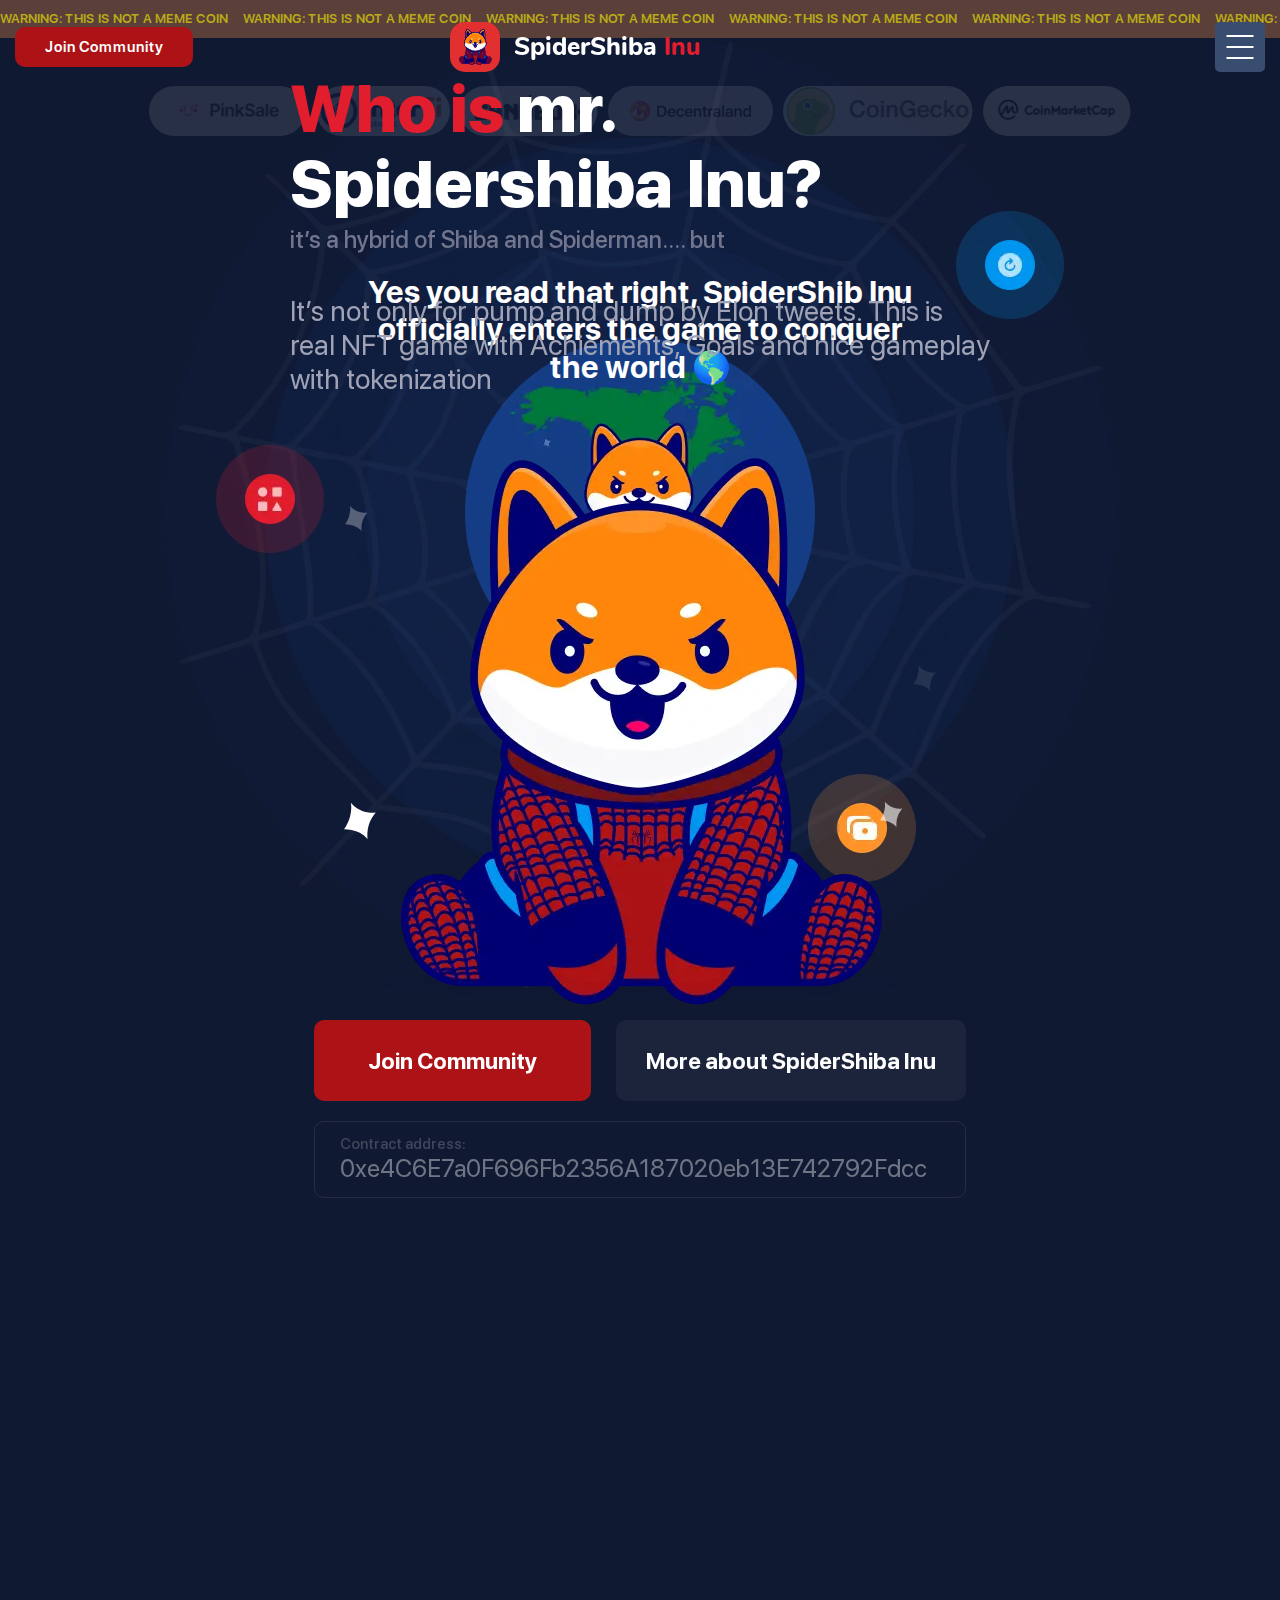
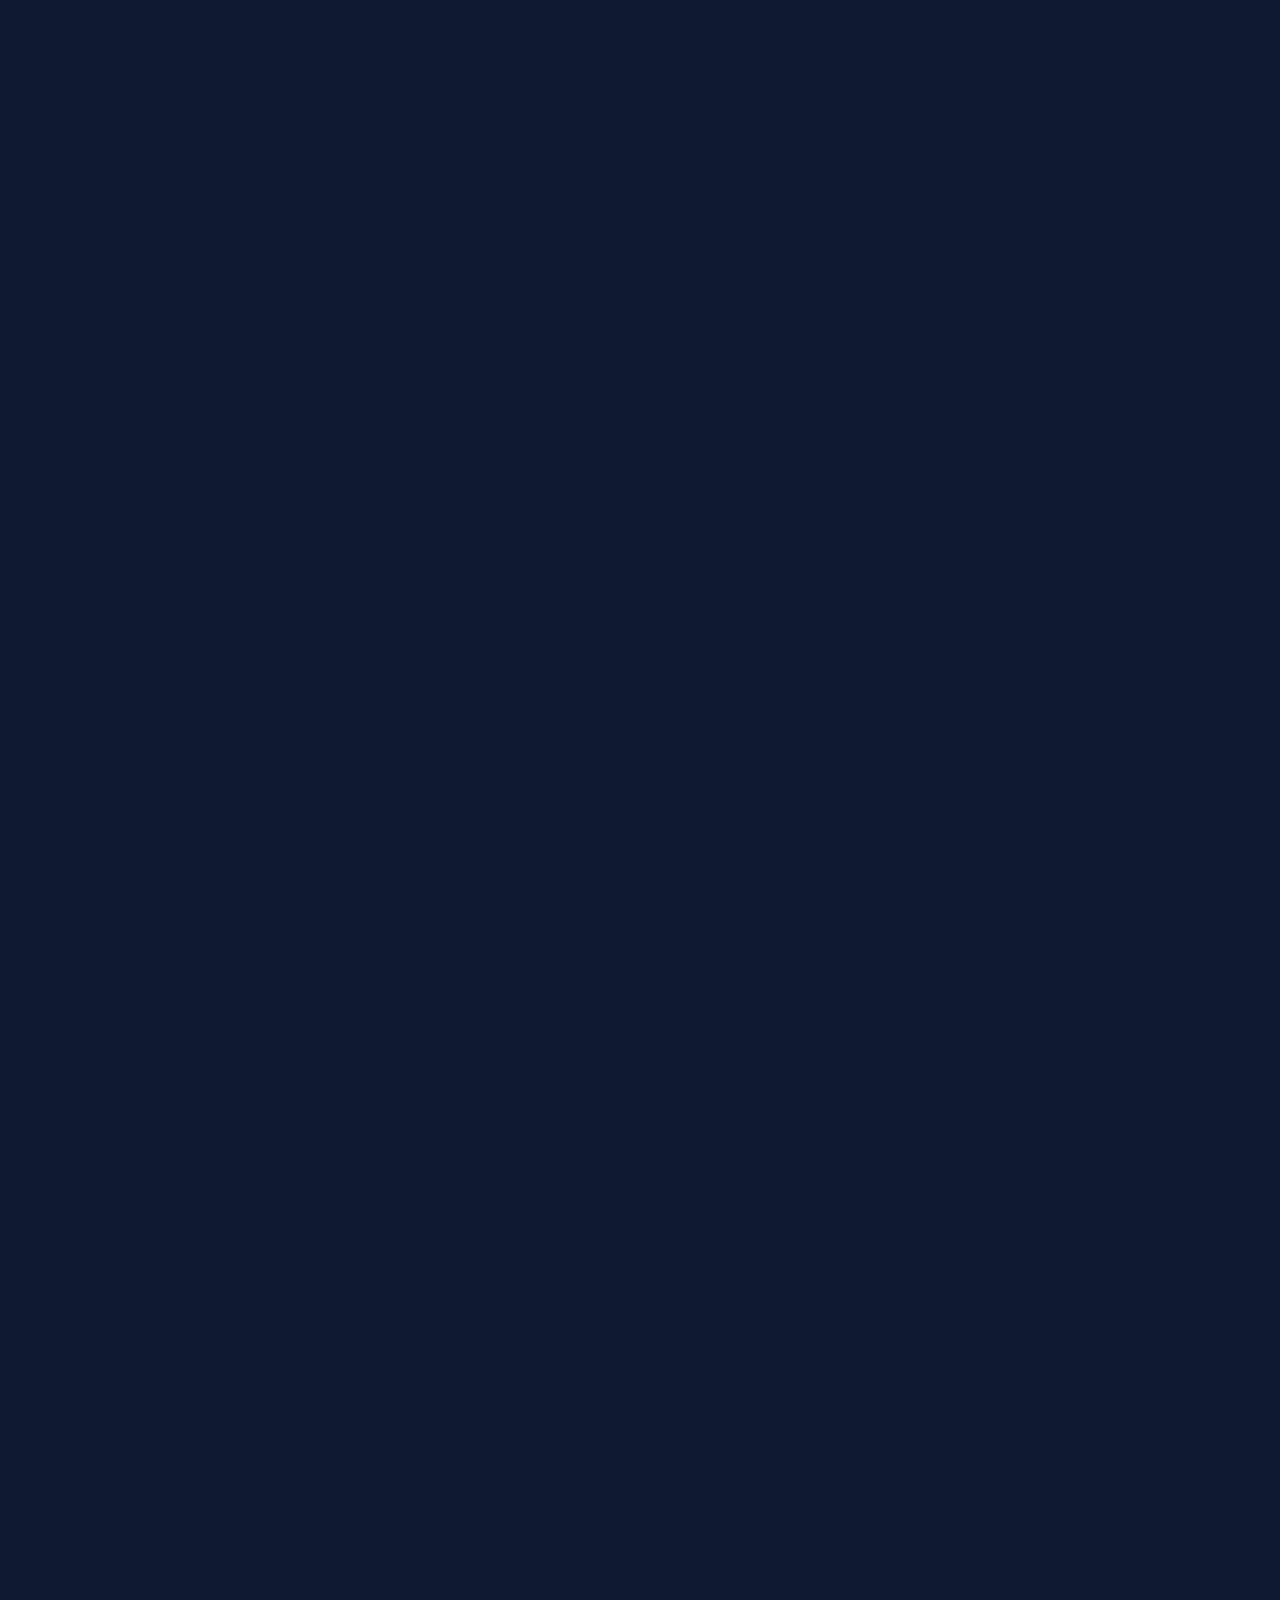
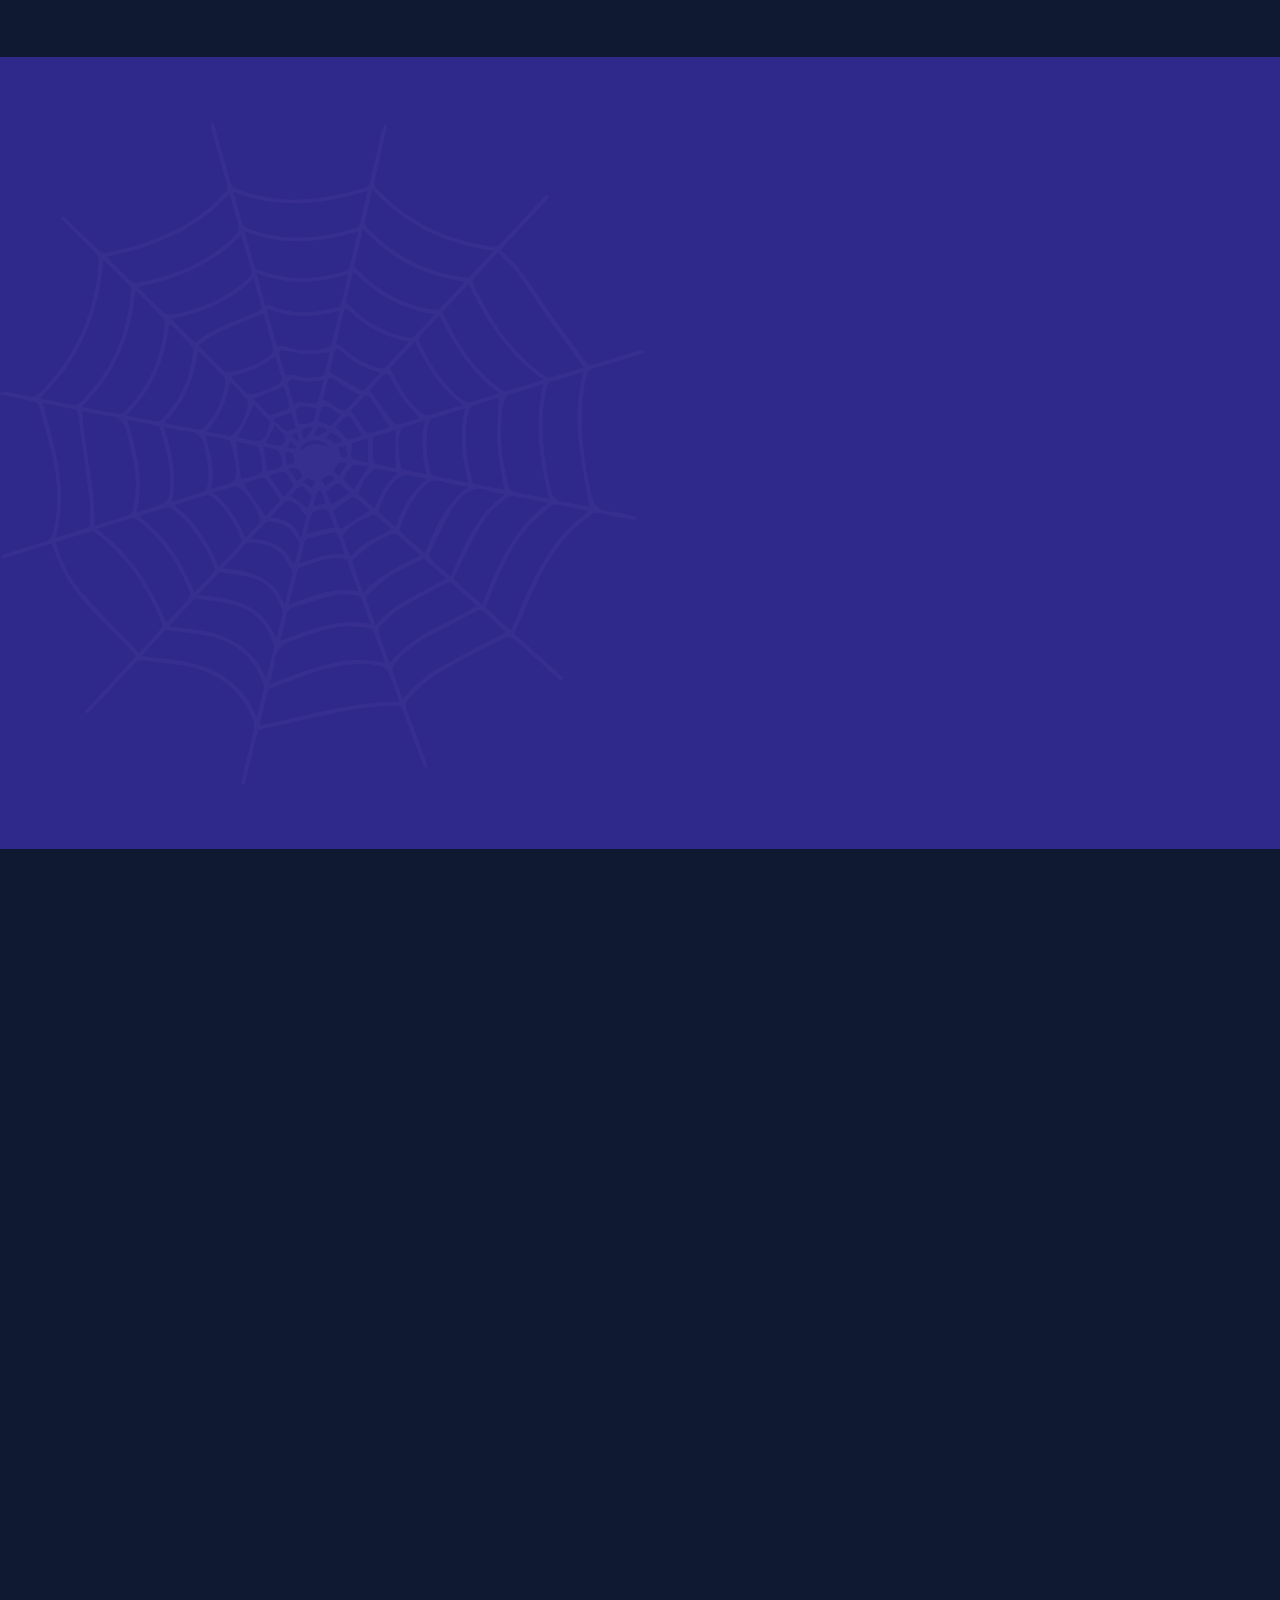
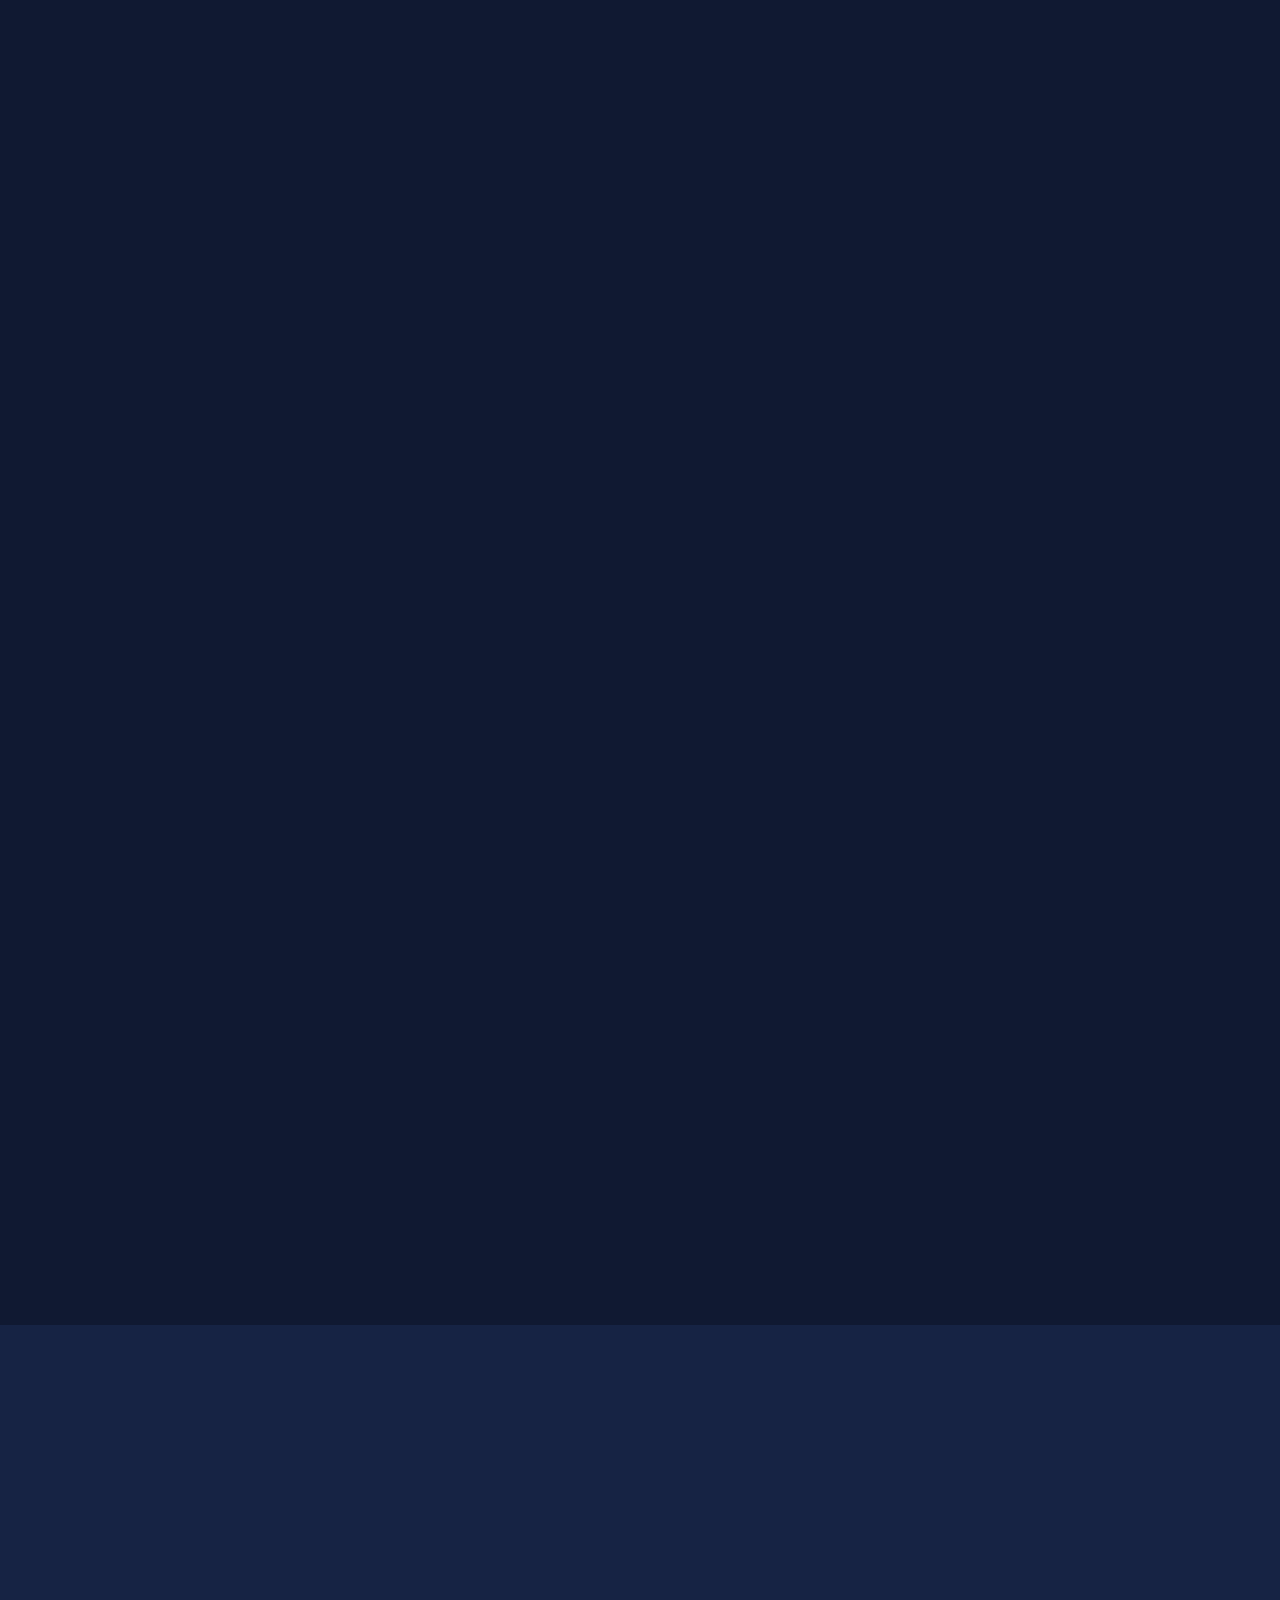
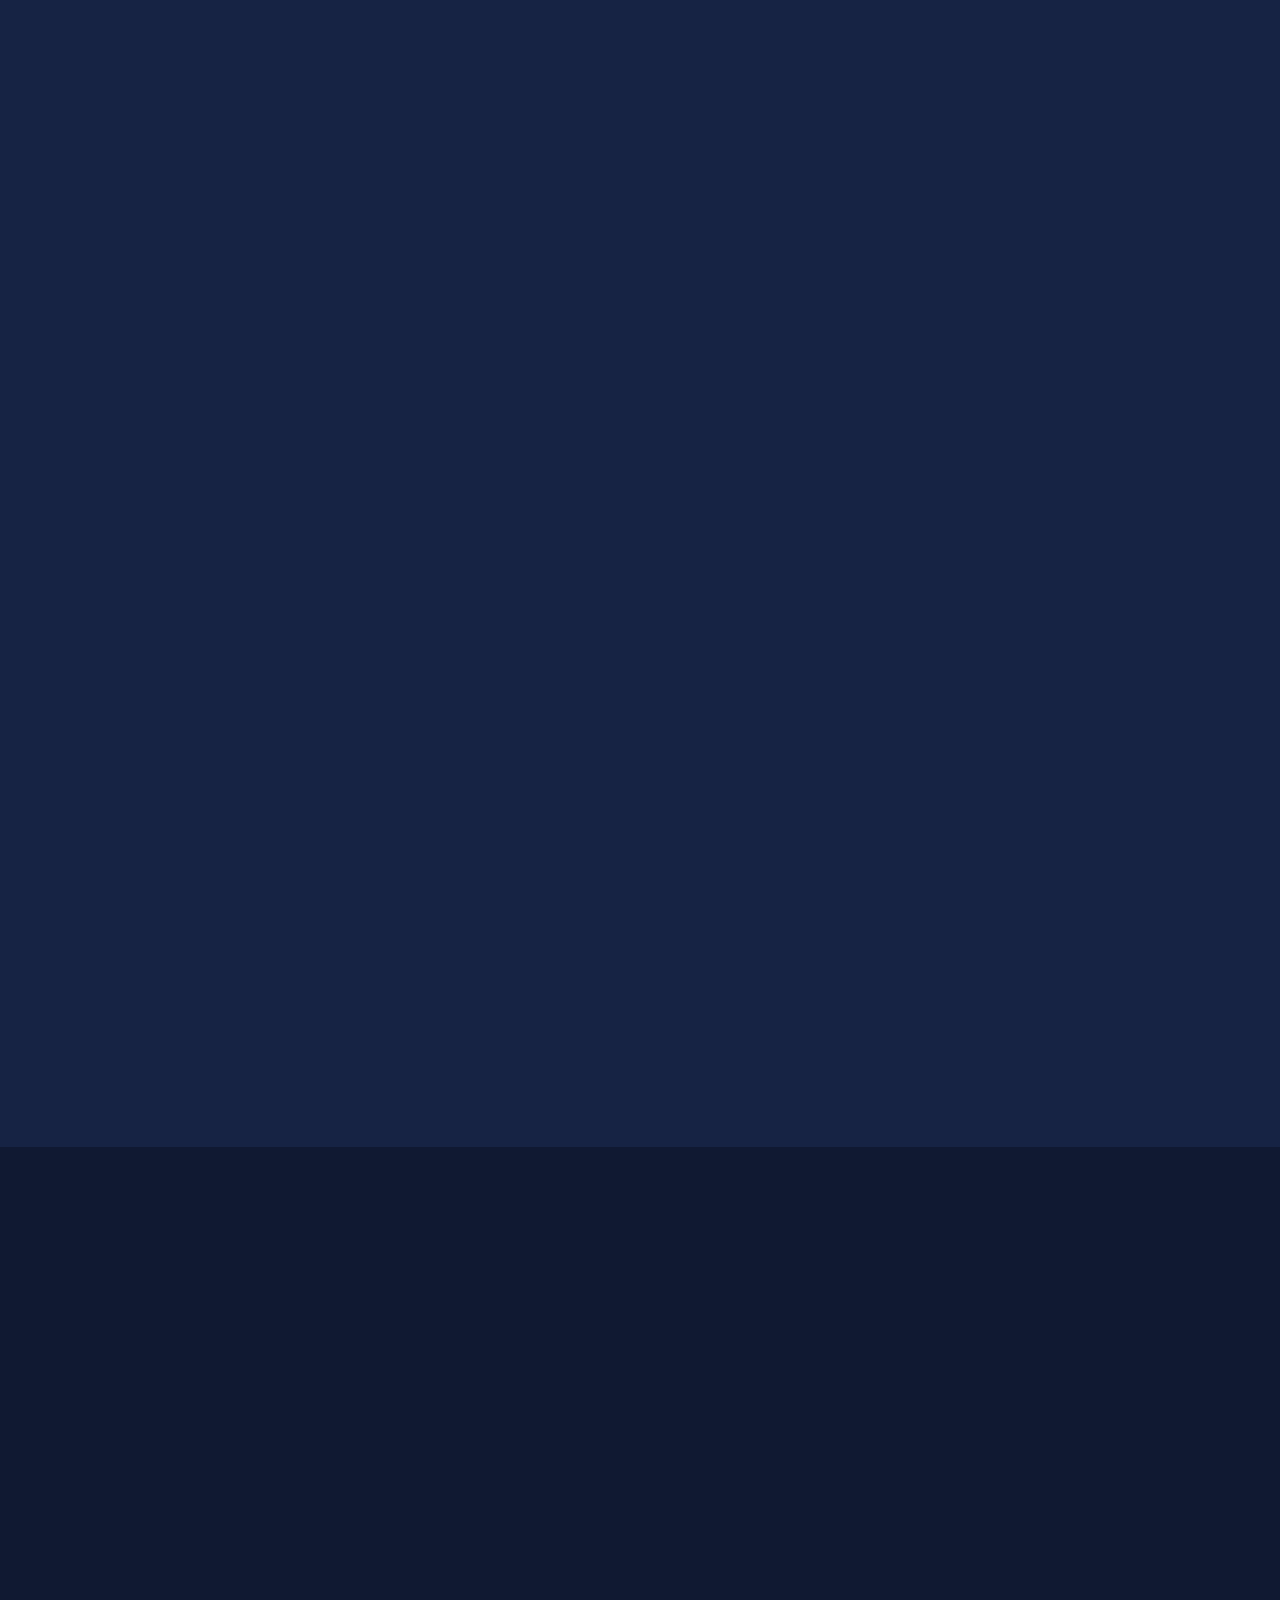
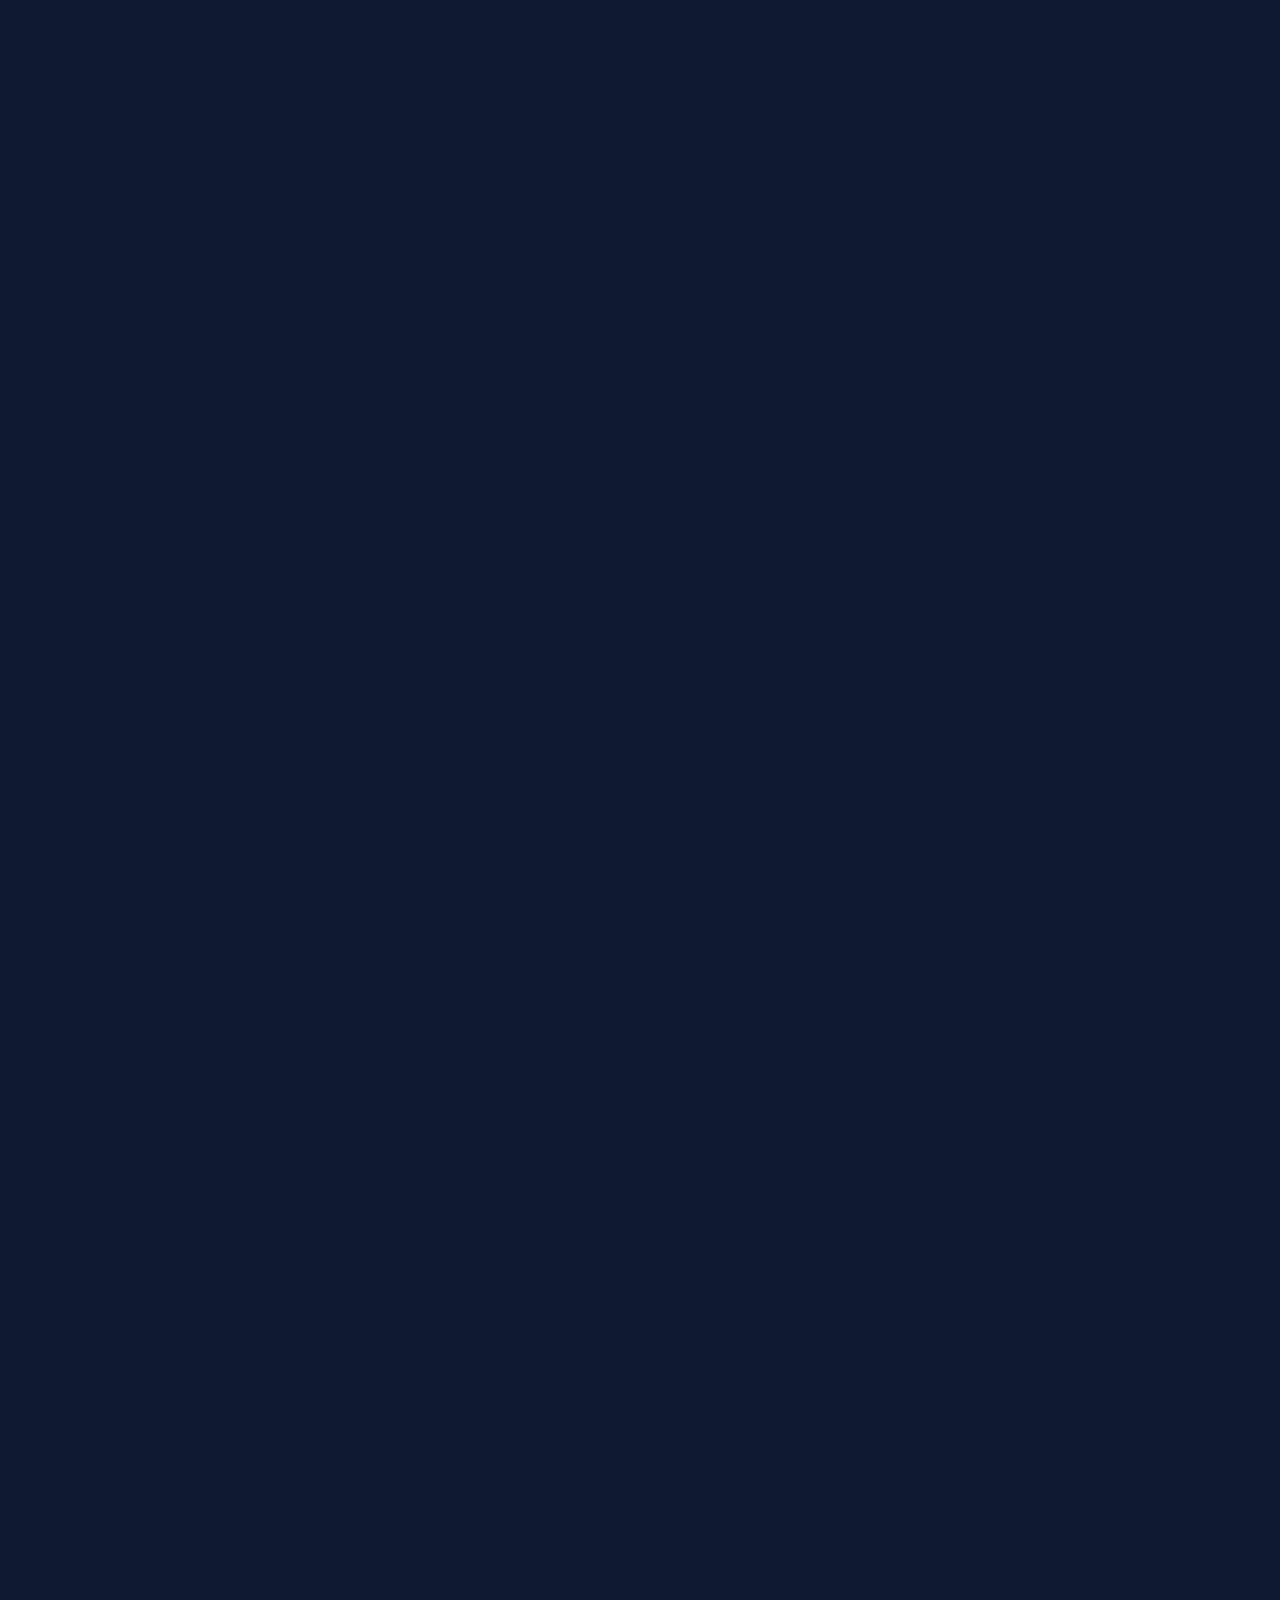
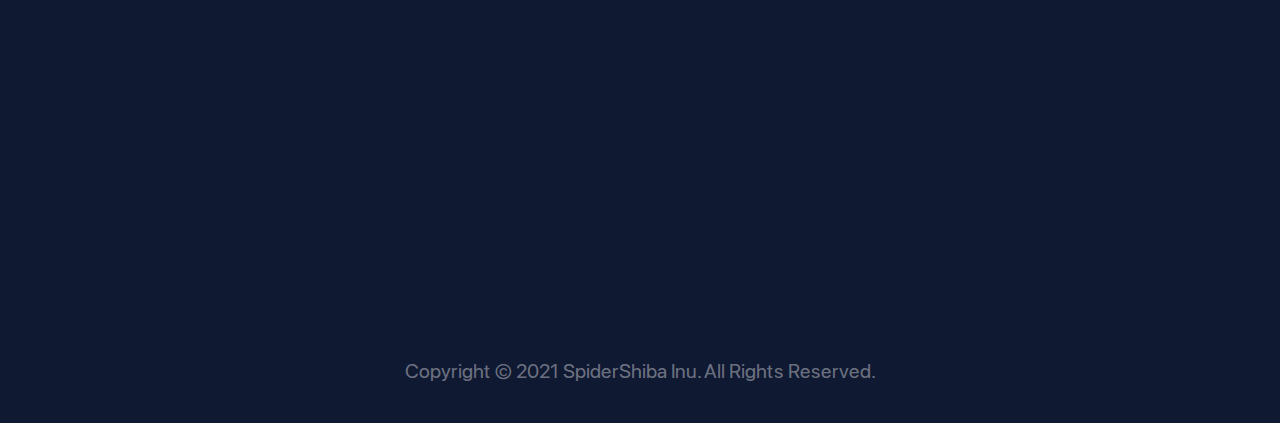
<file: index-v2.html>
<!DOCTYPE html>
<html lang="en">

<head>
	<title>SpiderShiba Inu</title>
	<meta charset="UTF-8">
	<meta name="format-detection" content="telephone=no">
	<meta name="description" content="some content">
	<!-- <meta http-equiv="X-UA-Compatible" content="IE=7"> -->
	<meta content="ie=edge" http-equiv="X-UA-Compatible">
	<meta name="keywords" content="test">
	<!-- <style>body{opacity: 0;}</style> -->
	<link rel="stylesheet" href="css/style.min.css?_v=20230209175933">
	<!-- <meta name="robots" content="noindex, nofollow"> -->
	<meta name="viewport" content="width=device-width, initial-scale=1.0">
</head>


<body>
	<div class="wrapper wow animate__fadeIn">
		<div class="preload">
			<div class="preload__wrapper">
				<div class="preload__image">
					<picture><source srcset="img/preload/bg.webp" type="image/webp"><img class="_lazy" src="img/preload/bg.png" alt="preload shiba image" width="95" height="100"></picture>
				</div>
				<div class="preload__text">SpiderShiba<span>Inu</span></div>
			</div>
		</div>
		<div class="popup" id="popup" aria-hidden="true">
			<div class="popup__wrapper">
				<div class="popup__content">
					<button class="popup__close" data-close type="button">Close</button>
					<div class="popup__text">
						No Content =) Sorry.
					</div>
					<div class="popup__image">
						<picture><source srcset="img/preload/bg.webp" type="image/webp"><img src="img/preload/bg.png" alt="Shiba image" width="95" height="100"></picture>
					</div>
				</div>
			</div>
		</div>

		<header class="header" id="header">
			<div class="header__container">
				<div class="header__top">

					<a class="header__logo logo" href="#">
						<img class="logo__img" src="img/logo.svg" alt="logotype" width="50" height="50">
						<span class="logo__text">SpiderShiba <span class="logo__red">Inu</span></span>
					</a>
					<div class="header__menu-wrapper">
						<nav class="header__nav">
							<ul class="header__menu menu">
								<li class="menu__item">
									<a class="menu__link link" href="#" data-goto="#how">How it works</a>
								</li>
								<li class="menu__item">
									<a class="menu__link link" href="#" data-goto="#play">Play and earn</a>
								</li>
								<li class="menu__item">
									<a class="menu__link link" href="#" data-goto="#roadmap">Roadmap</a>
								</li>
								<li class="menu__item">
									<a class="menu__link link" href="#" data-goto="#team">Team</a>
								</li>
								<li class="menu__item">
									<a class="menu__link link" href="#" data-goto="#partners">Partners&Investors</a>
								</li>
								<li class="menu__item">
									<a class="menu__link link" href="#" data-goto="#why">Why invest in SpiderShiba</a>
								</li>
								<li class="menu__item">
									<a class="menu__link link" href="#" data-goto="#token">Tokenomics</a>
								</li>
								<li class="menu__item">
									<a class="menu__link link" href="#" data-goto="#questions">FAQ</a>
								</li>
								<li class="menu__item">
									<a class="menu__link link" href="#" data-goto="#community">Community</a>
								</li>
							</ul>
						</nav>
					</div>
					<a class="header__link btn" data-popup="#popup" href="#" data-da=".header__nav, 576,2">Join Community</a>
					<button class="icon-menu" type="button" title="burger menu button">
						<span></span>
					</button>
				</div>



				<div class="header__content animate__animated animate__backInDown">
					<div class="header__info">
						<h1 class="header__title">
							<div><span>Who is</span> mr.</div> Spidershiba Inu?
						</h1>
						<span class="header__subtitle">it’s a hybrid of Shiba and Spiderman.... but </span>
						<div class="header__text">
							<p>
								It’s not only for pump and dump by Elon tweets.
								This is real NFT game with Achiements, Goals and nice gameplay with tokenization
							</p>
						</div>
						<div class="header__action" data-da=".header__content, 1300">
							<div class="header__buttons">
								<button class="header__button btn" data-popup="#popup" type="button" title="contact button">Join Community</button>
								<button class="header__button btn btn_tr" data-popup="#popup" type="button" title="contact button">More about SpiderShiba
									Inu</button>
							</div>
							<div class="header__address">
								<span>Contract address:</span>
								0xe4C6E7a0F696Fb2356A187020eb13E742792Fdcc
							</div>
						</div>
					</div>
					<div class="header__image">
						<picture><source srcset="img/header/image.webp" type="image/webp"><img src="img/header/image.png" alt="header image" width="592" height="547"></picture>
					</div>
				</div>
			</div>
		</header>
		<main class="page">
			<div class="run wow animate__fadeIn" id="run">
				<div class="run__wrapper">
					<div class="run__item"><span>WARNING: this is not a meme coin</span></div>
					<div class="run__item"><span>WARNING: this is not a meme coin</span></div>
					<div class="run__item"><span>WARNING: this is not a meme coin</span></div>
					<div class="run__item"><span>WARNING: this is not a meme coin</span></div>
					<div class="run__item"><span>WARNING: this is not a meme coin</span></div>
					<div class="run__item"><span>WARNING: this is not a meme coin</span></div>
					<div class="run__item"><span>WARNING: this is not a meme coin</span></div>
					<div class="run__item"><span>WARNING: this is not a meme coin</span></div>
					<div class="run__item"><span>WARNING: this is not a meme coin</span></div>
					<div class="run__item"><span>WARNING: this is not a meme coin</span></div>
					<div class="run__item"><span>WARNING: this is not a meme coin</span></div>
					<div class="run__item"><span>WARNING: this is not a meme coin</span></div>
					<div class="run__item"><span>WARNING: this is not a meme coin</span></div>
					<div class="run__item"><span>WARNING: this is not a meme coin</span></div>
					<div class="run__item"><span>WARNING: this is not a meme coin</span></div>
					<div class="run__item"><span>WARNING: this is not a meme coin</span></div>
					<div class="run__item"><span>WARNING: this is not a meme coin</span></div>
					<div class="run__item"><span>WARNING: this is not a meme coin</span></div>
				</div>
			</div>

			<div class="shiba wow animate__fadeInUp" id="shiba">
				<div class="shiba__container">
					<div class="shiba__partners partners">
						<div class="shiba__partner partners__item"><img src="img/shiba/1.svg" alt="shiba partner" width="156" height="50">
						</div>
						<div class="shiba__partner partners__item"><img src="img/shiba/2.svg" alt="shiba partner" width="156" height="50">
						</div>
						<div class="shiba__partner partners__item"><img src="img/shiba/3.svg" alt="shiba partner" width="156" height="50">
						</div>
						<div class="shiba__partner partners__item"><img src="img/shiba/4.svg" alt="shiba partner" width="156" height="50">
						</div>
						<div class="shiba__partner partners__item"><img src="img/shiba/5.svg" alt="shiba partner" width="156" height="50">
						</div>
						<div class="shiba__partner partners__item"><img src="img/shiba/6.svg" alt="shiba partner" width="156" height="50">
						</div>
					</div>
					<div class="shiba__text">
						<p>Yes you read that right, SpiderShib Inu officially enters the game to conquer the world 🌎</p>
					</div>
					<a class="shiba__link btn" data-popup="#popup" href="#">Let’s find out more</a>
					<!-- <picture><source srcset="img/shiba/bg.webp" type="image/webp"><img src="img/shiba/bg.png" alt="Shiba image" width="950" height="950"></picture> -->

				</div>
			</div>

			<section class="how-it-works" id="how">
				<div class="how-it-works__container wow animate__fadeInUpBig">
					<h2 class="how-it-works__title title">How it works?</h2>
					<div class="how-it-works__items">
						<div class="how-it-works__item">
							<div class="how-it-works__img">
								<img src="img/how-it-works/1.svg" alt="how-it-works image" width="35" height="35">
							</div>
							<div class="how-it-works__heading">SpiderShib Inu Ecosystem</div>
							<span class="how-it-works__subtitle">
								Large variety of options to use SpiderShib Inu tokens and NFTs
							</span>
							<div class="how-it-works__text">
								<p>
									Our ecosystem is different from all the others, we have created the first REAL nft game with
									SpiderShib Inu.
								</p>
								<p>
									So the tokens will have real usefulness and to ensure constant growth for all holders.
								</p>
							</div>
							<div class="how-it-works__text">
								<p></p>
							</div>
						</div>
						<div class="how-it-works__item">
							<div class="how-it-works__img">
								<img src="img/how-it-works/2.svg" alt="how-it-works image" width="44" height="35">
							</div>
							<div class="how-it-works__heading">Many options to earn</div>
							<span class="how-it-works__subtitle">
								Thanks to our ecosystem you will be able to earn passively and actively
							</span>
							<div class="how-it-works__text">
								<p>
									The passive income: <br>
									- staking <br>
									- the appreciation of the staked currency
								</p>
								<p>
									The active income: <br>
									- Gaming process (you will earn money that you can turn into tokens) <br>
									- Re-sale of the NFTs
								</p>
							</div>
						</div>
						<div class="how-it-works__item">
							<div class="how-it-works__img">
								<img src="img/how-it-works/3.svg" alt="how-it-works image" width="35" height="35">
							</div>
							<div class="how-it-works__heading">Reshaping DeFi</div>
							<span class="how-it-works__subtitle">
								We are evolving DeFi concepts such as participation rewards, NFTs and tokenomics to maximise profit for
								every investor
							</span>
							<div class="how-it-works__text">
								<p>
									We offer huge tools for people around the world to take control of their financial future.
								</p>
							</div>

						</div>
					</div>
				</div>
			</section>

			<section class="play" id="play">
				<div class="play__container wow animate__backInUp">
					<div class="play__title title">Play to earn</div>
					<div class="play__subtitle">Many ways to earn tokens and NFTs</div>
					<div class="play__items">
						<div class="play__item play__item_big">
							<div class="play__img">
								<picture><source srcset="img/play/1.webp" type="image/webp"><img src="img/play/1.jpg" alt="Play Image" width="649" height="288"></picture>
							</div>
							<div class="play__info">
								<div class="play__heading">Game plot and goal</div>
								<div class="play__text">

									<p>
										Mary Jane has been kidnapped by Green Goblin, who has no intention of letting her escape, so she
										flees to New York City, going through different scenarios that will be part of the game!
									</p>

									<p>
										The goal is to accumulate as many game coins and points as possible, which will then be transformed
										into the game token based also on the attempts used to complete the level.
									</p>

									<p>Once the Green Goblin is defeated and Mary Jane is safed, the game is over, but we don't stop
										there!</p>

								</div>
							</div>
						</div>
						<div class="play__item wow animate__backInLeft">
							<div class="play__img">
								<picture><source srcset="img/play/2.webp" type="image/webp"><img src="img/play/2.png" alt="Play Image" width="153" height="160"></picture>
							</div>
							<div class="play__info">
								<div class="play__heading">Earn that cash!</div>
								<div class="play__text">
									<p></p>
									In the various levels there will also be special coins, more difficult to take, which will provide you
									with bonuses in tokens or game NFTs!
								</div>
							</div>
						</div>
						<div class="play__item wow animate__backInRight">
							<div class="play__img">
								<picture><source srcset="img/play/3.webp" type="image/webp"><img src="img/play/3.png" alt="Play Image" width="180" height="160"></picture>
							</div>
							<div class="play__info">
								<div class="play__heading">Game events and challenges</div>
								<div class="play__text">
									<p>
										There will be lots of events after end of the game, that will bring together whole community and you
										can participate in challanges with the NFTs!
									</p>
								</div>
							</div>
						</div>
					</div>
				</div>
			</section>

			<section class="why" id="why">
				<div class="why__container wow animate__fadeInUp">
					<div class="why__items">
						<div class="why__item">
							<h3 class="why__title title">Why invest in SpiderShiba Inu?</h3>
							<div class="why__subtitle">
								in case you have lived in a cave in the last few months we will give you a brief summary of what
								happened in crypto industry
							</div>
							<a class="why__link btn" data-popup="#popup" href="#">Learn more about SpiderShiba</a>
						</div>
						<div class="why__item">
							<div class="why__row">
								<div class="why__img">
									<img src="img/why/1.svg" alt="why image" width="59" height="40">
								</div>
								<div class="why__info">
									<div class="why__heading">Massive trend</div>
									<div class="why__text">
										<p>
											Shiba inu has invaded the market with an infinity of other meme coins that collect thousands of
											BNB and after the launch they make mind-boggling numbers!
										</p>
									</div>
								</div>
							</div>

							<div class="why__row">
								<div class="why__img">
									<img src="img/why/2.svg" alt="why image" width="51" height="49">
								</div>
								<div class="why__info">
									<div class="why__heading">100% of value, 0% of memecoin!</div>
									<div class="why__text">
										<p>
											We took the best from this trend and have decided to ride this tremendous wave success in Shiba
											Inu tokens, not only by launching a coin, but by creating a real NFT game p2e
										</p>
									</div>
								</div>
							</div>
						</div>
					</div>
				</div>
			</section>

			<section class="roadmap" id="roadmap">
				<div class="roadmap__container wow animate__fadeInUp">
					<h3 class="roadmap__title title">Roadmap</h3>
					<div class="roadmap__items">
						<div class="roadmap__item roadmap__item_active roadmap__item_red">
							<span class="roadmap__number">1</span>
							<div class="roadmap__info">
								<div class="roadmap__date">August 2021</div>
								<ul class="roadmap__list">
									<li class="roadmap__point">• Started project ☑️</li>
									<li class="roadmap__point">• Budget accumulation ☑️</li>
									<li class="roadmap__point">• Winning team search ☑️</li>
								</ul>
							</div>
						</div>
						<div class="roadmap__item roadmap__item_active">
							<span class="roadmap__number">2</span>
							<div class="roadmap__info">
								<div class="roadmap__date">Sept - Nov 2021</div>
								<ul class="roadmap__list">
									<li class="roadmap__point">• Whitepaper creation ☑️</li>
									<li class="roadmap__point">• Smartcontract testing ☑️</li>
									<li class="roadmap__point">• Building ideas for nft game ☑️</li>
									<li class="roadmap__point">• start developing website and game ☑️</li>
									<li class="roadmap__point">• start creating NFT ☑️</li>
									<li class="roadmap__point">• start creating tokenomics ☑️</li>
								</ul>
							</div>
						</div>
						<div class="roadmap__item roadmap__item_active">
							<span class="roadmap__number">3</span>
							<div class="roadmap__info">
								<div class="roadmap__date">Dec - Jan 2022</div>
								<ul class="roadmap__list">
									<li class="roadmap__point">• Official launch on pinksale ☑️</li>
									<li class="roadmap__point">• Start marketing campaign ☑️ </li>
									<li class="roadmap__point">• Airdrop ☑️</li>
									<li class="roadmap__point">• Panckacke swap launch ☑️</li>
									<li class="roadmap__point">• Start of collaborations with decentraland and the sandbox ☑️</li>
								</ul>
							</div>
						</div>
						<div class="roadmap__item">
							<span class="roadmap__number">4</span>
							<div class="roadmap__info">
								<div class="roadmap__date">Q1 2022</div>
								<ul class="roadmap__list">
									<li class="roadmap__point">• Listing on coinmarketcap and coingecko</li>
									<li class="roadmap__point">• Early beta game</li>
									<li class="roadmap__point">• Promotion cooperation with big celebrities</li>
									<li class="roadmap__point">• NFT & Game community build-up</li>
									<li class="roadmap__point">• NFT collaborations and launch</li>
								</ul>
							</div>
						</div>
						<div class="roadmap__item">
							<span class="roadmap__number">5</span>
							<div class="roadmap__info">
								<div class="roadmap__date">Q2 2022</div>
								<ul class="roadmap__list">
									<li class="roadmap__point">• Launch of new website</li>
									<li class="roadmap__point">• Centralized exchange listening</li>
									<li class="roadmap__point">• Launch of Spidershiba inu single player</li>
									<li class="roadmap__point">• Creation of NFT marketplace</li>
									<li class="roadmap__point">• First teaser of Spidershiba inu World Metaverse multiplayer</li>
									<li class="roadmap__point">• Android & iOS App release</li>
								</ul>
							</div>
						</div>
					</div>
				</div>
			</section>

			<section class="team" id="team">
				<div class="team__container wow animate__fadeInUp">
					<h3 class="team__title title">Team</h3>
					<!-- Оболочка слайдера -->
					<div class="team__slider swiper">
						<!-- Двигающееся часть слайдера -->
						<div class="team__wrapper swiper-wrapper">
							<!-- Слайд -->
							<div class="team__slide swiper-slide">

								<div class="team__card">
									<div class="team__img">
										<picture><source srcset="img/team/1.webp" type="image/webp"><img src="img/team/1.jpg" alt="Team Member Photo" width="350" height="377"></picture>
									</div>
									<div class="team__name">Harry Pham</div>
									<div class="team__prof">Founder and CEO</div>
								</div>

								<div class="team__card">
									<div class="team__img">
										<picture><source srcset="img/team/2.webp" type="image/webp"><img src="img/team/2.jpg" alt="Team Member Photo" width="350" height="377"></picture>
									</div>
									<div class="team__name">Bui Cai</div>
									<div class="team__prof">Co-founder and CTO</div>
								</div>

								<div class="team__card">
									<div class="team__img">
										<picture><source srcset="img/team/3.webp" type="image/webp"><img src="img/team/3.jpg" alt="Team Member Photo" width="350" height="377"></picture>
									</div>
									<div class="team__name">Binh Mai</div>
									<div class="team__prof">Blockchain expert</div>
								</div>

								<div class="team__card">
									<div class="team__img">
										<picture><source srcset="img/team/4.webp" type="image/webp"><img src="img/team/4.jpg" alt="Team Member Photo" width="350" height="377"></picture>
									</div>
									<div class="team__name">Lisa Dowen</div>
									<div class="team__prof">Marketing and funnels</div>
								</div>

							</div>
							<div class="team__slide swiper-slide">

								<div class="team__card">
									<div class="team__img">
										<picture><source srcset="img/team/1.webp" type="image/webp"><img src="img/team/1.jpg" alt="Team Member Photo" width="350" height="377"></picture>
									</div>
									<div class="team__name">Harry Pham</div>
									<div class="team__prof">Founder and CEO</div>
								</div>

								<div class="team__card">
									<div class="team__img">
										<picture><source srcset="img/team/2.webp" type="image/webp"><img src="img/team/2.jpg" alt="Team Member Photo" width="350" height="377"></picture>
									</div>
									<div class="team__name">Bui Cai</div>
									<div class="team__prof">Co-founder and CTO</div>
								</div>

								<div class="team__card">
									<div class="team__img">
										<picture><source srcset="img/team/3.webp" type="image/webp"><img src="img/team/3.jpg" alt="Team Member Photo" width="350" height="377"></picture>
									</div>
									<div class="team__name">Binh Mai</div>
									<div class="team__prof">Blockchain expert</div>
								</div>

								<div class="team__card">
									<div class="team__img">
										<picture><source srcset="img/team/4.webp" type="image/webp"><img src="img/team/4.jpg" alt="Team Member Photo" width="350" height="377"></picture>
									</div>
									<div class="team__name">Lisa Dowen</div>
									<div class="team__prof">Marketing and funnels</div>
								</div>

							</div>
							<div class="team__slide swiper-slide">

								<div class="team__card">
									<div class="team__img">
										<picture><source srcset="img/team/1.webp" type="image/webp"><img src="img/team/1.jpg" alt="Team Member Photo" width="350" height="377"></picture>
									</div>
									<div class="team__name">Harry Pham</div>
									<div class="team__prof">Founder and CEO</div>
								</div>

								<div class="team__card">
									<div class="team__img">
										<picture><source srcset="img/team/2.webp" type="image/webp"><img src="img/team/2.jpg" alt="Team Member Photo" width="350" height="377"></picture>
									</div>
									<div class="team__name">Bui Cai</div>
									<div class="team__prof">Co-founder and CTO</div>
								</div>

								<div class="team__card">
									<div class="team__img">
										<picture><source srcset="img/team/3.webp" type="image/webp"><img src="img/team/3.jpg" alt="Team Member Photo" width="350" height="377"></picture>
									</div>
									<div class="team__name">Binh Mai</div>
									<div class="team__prof">Blockchain expert</div>
								</div>

								<div class="team__card">
									<div class="team__img">
										<picture><source srcset="img/team/4.webp" type="image/webp"><img src="img/team/4.jpg" alt="Team Member Photo" width="350" height="377"></picture>
									</div>
									<div class="team__name">Lisa Dowen</div>
									<div class="team__prof">Marketing and funnels</div>
								</div>

							</div>

						</div>
						<!-- Если нужна пагинация -->
						<div class="team__dots swiper-pagination"></div>
					</div>
					<div class="team__partners partners" id="partners">
						<h3 class="partners__title title">Partners & Investors</h3>
						<div class="partners__items">
							<div class="partners__item"><img src="img/shiba/1.svg" alt="shiba partner" width="250" height="80">
							</div>
							<div class="partners__item"><img src="img/shiba/2.svg" alt="shiba partner" width="250" height="80">
							</div>
							<div class="partners__item"><img src="img/shiba/3.svg" alt="shiba partner" width="250" height="80">
							</div>
							<div class="partners__item"><img src="img/shiba/4.svg" alt="shiba partner" width="250" height="80">
							</div>
							<div class="partners__item"><img src="img/shiba/5.svg" alt="shiba partner" width="250" height="80">
							</div>
							<div class="partners__item"><img src="img/shiba/6.svg" alt="shiba partner" width="250" height="80">
							</div>
						</div>
					</div>
				</div>
			</section>

			<section class="token wow animate__fadeInUp" id="token">
				<div class="token__container">
					<h3 class="token__title title">Tokenomics</h3>
					<div class="token__items">
						<div class="token__item token__item_left">
							<div class="token__info">
								<span class="token__line token__line_1"></span>
								<div class="token__heading">19% on marketing</div>
								<div class="token__text">
									<p>
										Thanks to our ecosystem you will be able to earn passively and actively
									</p>
								</div>
							</div>
							<div class="token__info">
								<div class="token__lines">
									<span class="token__line token__line_2"></span>
									<span class="token__line token__line_3"></span>
								</div>
								<div class="token__heading">5% for founders, 6% stacked</div>
								<div class="token__text">
									<p>
										Thanks to our ecosystem you will be able to earn passively and actively
									</p>
								</div>
							</div>
							<div class="token__info">
								<span class="token__line token__line_4"></span>
								<div class="token__heading">30% for liquidity</div>
								<div class="token__text">
									<p>
										Thanks to our ecosystem you will be able to earn passively and actively
									</p>
								</div>
							</div>
						</div>
						<div class="token__image">
							<picture><source srcset="img/token/1.webp" type="image/webp"><img src="img/token/1.png" alt="Token image" width="552" height="552"></picture>
						</div>
						<div class="token__item token__item_right">
							<div class="token__info">
								<span class="token__line token__line_5"></span>
								<div class="token__heading">10% for advisors</div>
								<div class="token__text">
									<p>
										Thanks to our ecosystem you will be able to earn passively and actively
									</p>
								</div>
							</div>
							<div class="token__info">
								<span class="token__line token__line_6"></span>
								<div class="token__heading">P2e 15%</div>
								<div class="token__text">
									<p>
										Thanks to our ecosystem you will be able to earn passively and actively
									</p>
								</div>
							</div>
							<div class="token__info">
								<span class="token__line token__line_7"></span>
								<div class="token__heading">NFT 15%</div>
								<div class="token__text">
									<p>
										Thanks to our ecosystem you will be able to earn passively and actively
									</p>
								</div>
							</div>
						</div>
					</div>
				</div>
			</section>

			<section class="questions wow animate__fadeInUp" id="questions">
				<div class="questions__container">
					<h3 class="questions__title title">Frequently Asked Questions</h3>

					<div data-spollers class="questions__spollers spollers">
						<div class="spollers__item">
							<button type="button" data-spoller class="spollers__title">
								<span>Where can I buy tokens and NFTs of SpiderShib Inu?</span>
								<div class="questions__arrow">
									<svg width="24" height="24" viewBox="0 0 24 24" fill="none" xmlns="http://www.w3.org/2000/svg">
										<path d="M18 9L12 15L6 9" stroke="#fff" />
									</svg>
								</div>
							</button>
							<div class="spollers__body">
								Lorem ipsum, dolor sit amet consectetur adipisicing elit. Porro facilis fugiat distinctio eos alias
								suscipit autem consectetur fugit. Necessitatibus totam doloribus quibusdam at reprehenderit
								exercitationem, unde labore minima quidem. Eaque voluptatum atque sint. Rerum nemo eligendi repudiandae
								quisquam, corrupti culpa dolore autem placeat, incidunt non harum reprehenderit esse nisi eos modi
								exercitationem a consequuntur voluptate ea veritatis officia perferendis qui quia quis. Dolorum
								recusandae iusto nihil in quibusdam fuga, provident hic facere sunt praesentium sed laudantium totam
								beatae, repellendus natus quidem odio nostrum quis cum eligendi voluptas, voluptatem eum? Assumenda quae
								totam optio? Rem ad molestias modi velit atque. Consequuntur?
							</div>
						</div>
						<div class="spollers__item">
							<button type="button" data-spoller class="spollers__title">
								<span>Where can I buy tokens and NFTs of SpiderShib Inu?</span>
								<div class="questions__arrow">
									<svg width="24" height="24" viewBox="0 0 24 24" fill="none" xmlns="http://www.w3.org/2000/svg">
										<path d="M18 9L12 15L6 9" stroke="#fff" />
									</svg>
								</div>
							</button>
							<div class="spollers__body">
								Lorem ipsum, dolor sit amet consectetur adipisicing elit. Porro facilis fugiat distinctio eos alias
								suscipit autem consectetur fugit. Necessitatibus totam doloribus quibusdam at reprehenderit
								exercitationem, unde labore minima quidem. Eaque voluptatum atque sint. Rerum nemo eligendi repudiandae
								quisquam, corrupti culpa dolore autem placeat, incidunt non harum reprehenderit esse nisi eos modi
								exercitationem a consequuntur voluptate ea veritatis officia perferendis qui quia quis. Dolorum
								recusandae iusto nihil in quibusdam fuga, provident hic facere sunt praesentium sed laudantium totam
								beatae, repellendus natus quidem odio nostrum quis cum eligendi voluptas, voluptatem eum? Assumenda quae
								totam optio? Rem ad molestias modi velit atque. Consequuntur?
							</div>
						</div>
						<div class="spollers__item">
							<button type="button" data-spoller class="spollers__title">
								<span>Where can I buy tokens and NFTs of SpiderShib Inu?</span>
								<div class="questions__arrow">
									<svg width="24" height="24" viewBox="0 0 24 24" fill="none" xmlns="http://www.w3.org/2000/svg">
										<path d="M18 9L12 15L6 9" stroke="#fff" />
									</svg>
								</div>
							</button>
							<div class="spollers__body">
								Lorem ipsum, dolor sit amet consectetur adipisicing elit. Porro facilis fugiat distinctio eos alias
								suscipit autem consectetur fugit. Necessitatibus totam doloribus quibusdam at reprehenderit
								exercitationem, unde labore minima quidem. Eaque voluptatum atque sint. Rerum nemo eligendi repudiandae
								quisquam, corrupti culpa dolore autem placeat, incidunt non harum reprehenderit esse nisi eos modi
								exercitationem a consequuntur voluptate ea veritatis officia perferendis qui quia quis. Dolorum
								recusandae iusto nihil in quibusdam fuga, provident hic facere sunt praesentium sed laudantium totam
								beatae, repellendus natus quidem odio nostrum quis cum eligendi voluptas, voluptatem eum? Assumenda quae
								totam optio? Rem ad molestias modi velit atque. Consequuntur?
							</div>
						</div>
						<div class="spollers__item">
							<button type="button" data-spoller class="spollers__title">
								<span>Where can I buy tokens and NFTs of SpiderShib Inu?</span>
								<div class="questions__arrow">
									<svg width="24" height="24" viewBox="0 0 24 24" fill="none" xmlns="http://www.w3.org/2000/svg">
										<path d="M18 9L12 15L6 9" stroke="#fff" />
									</svg>
								</div>
							</button>
							<div class="spollers__body">
								Lorem ipsum, dolor sit amet consectetur adipisicing elit. Porro facilis fugiat distinctio eos alias
								suscipit autem consectetur fugit. Necessitatibus totam doloribus quibusdam at reprehenderit
								exercitationem, unde labore minima quidem. Eaque voluptatum atque sint. Rerum nemo eligendi repudiandae
								quisquam, corrupti culpa dolore autem placeat, incidunt non harum reprehenderit esse nisi eos modi
								exercitationem a consequuntur voluptate ea veritatis officia perferendis qui quia quis. Dolorum
								recusandae iusto nihil in quibusdam fuga, provident hic facere sunt praesentium sed laudantium totam
								beatae, repellendus natus quidem odio nostrum quis cum eligendi voluptas, voluptatem eum? Assumenda quae
								totam optio? Rem ad molestias modi velit atque. Consequuntur?
							</div>
						</div>
					</div>

				</div>
			</section>

			<section class="community wow animate__fadeInUp" id="community">
				<div class="community__container">
					<h4 class="community__title title">Join our SpiderShib Inu Community</h4>
					<ul class="community__list">
						<li class="community__item">
							<a class="community__link" href="#">
								<svg class="community__icon" width="58" height="48" viewBox="0 0 58 48" fill="none" xmlns="http://www.w3.org/2000/svg">
									<path d="M52.6918 0.423793C52.6918 0.423793 58.0198 -1.65391 57.5741 3.39155C57.4274 5.46926 56.0957 12.7419 55.0589 20.607L51.5069 43.9075C51.5069 43.9075 51.2107 47.321 48.546 47.9148C45.8827 48.5072 41.8864 45.8371 41.1458 45.2433C40.5534 44.7975 30.0455 38.1187 26.3454 34.8547C25.3086 33.9633 24.1237 32.1832 26.4935 30.1055L42.0331 15.264C43.8091 13.4839 45.5851 9.32844 38.1849 14.3739L17.4627 28.4721C17.4627 28.4721 15.0943 29.9574 10.655 28.6216L1.03308 25.6525C1.03308 25.6525 -2.5189 23.4267 3.54965 21.2008C18.3514 14.2258 36.557 7.10262 52.6891 0.423793H52.6918Z" />
								</svg>
							</a>
						</li>
						<li class="community__item">
							<a class="community__link" href="#">
								<svg class="community__icon" width="59" height="48" viewBox="0 0 59 48" fill="none" xmlns="http://www.w3.org/2000/svg">
									<path d="M59 5.69368C56.8303 6.65583 54.4995 7.30594 52.0492 7.59979C54.5775 6.0858 56.469 3.70296 57.3708 0.895894C54.9954 2.3079 52.3957 3.30179 49.6846 3.83437C47.8615 1.8863 45.4467 0.595093 42.8152 0.161207C40.1837 -0.27268 37.4826 0.175034 35.1314 1.43484C32.7802 2.69464 30.9104 4.69605 29.8122 7.12834C28.7141 9.56063 28.449 12.2877 29.0583 14.8862C24.2452 14.6443 19.5366 13.3924 15.2383 11.2115C10.94 9.0307 7.14787 5.96974 4.10812 2.22731C3.06875 4.0216 2.47111 6.10194 2.47111 8.31751C2.46995 10.312 2.96074 12.276 3.89993 14.0351C4.83912 15.7943 6.19768 17.2943 7.85506 18.402C5.93294 18.3407 4.05322 17.821 2.37237 16.8859V17.0419C2.37217 19.8393 3.33907 22.5506 5.10899 24.7158C6.87892 26.8809 9.34285 28.3666 12.0827 28.9207C10.2996 29.4036 8.43019 29.4747 6.61561 29.1287C7.38864 31.5357 8.89442 33.6405 10.9222 35.1485C12.9499 36.6565 15.3981 37.4921 17.924 37.5385C13.6361 40.9071 8.34067 42.7344 2.88946 42.7263C1.92383 42.7266 0.95902 42.6701 0 42.5573C5.5333 46.1177 11.9745 48.0073 18.5528 48C40.8214 48 52.995 29.5422 52.995 13.534C52.995 13.0139 52.982 12.4886 52.9587 11.9685C55.3266 10.2548 57.3706 8.1326 58.9948 5.70148L59 5.69368V5.69368Z" />
								</svg>
							</a>
						</li>
						<li class="community__item">
							<a class="community__link" href="#">
								<svg class="community__icon" width="48" height="48" viewBox="0 0 48 48" fill="none" xmlns="http://www.w3.org/2000/svg">
									<path fill-rule="evenodd" clip-rule="evenodd" d="M48 24C48 37.254 37.254 48 24 48C10.746 48 0 37.254 0 24C0 10.746 10.746 0 24 0C37.254 0 48 10.746 48 24ZM39.376 22.116C39.764 22.67 39.984 23.324 40.008 24C40.0185 24.6613 39.8414 25.3121 39.4974 25.877C39.1534 26.4419 38.6564 26.8978 38.064 27.192C38.092 27.544 38.092 27.896 38.064 28.248C38.064 33.624 31.8 37.992 24.072 37.992C16.344 37.992 10.08 33.624 10.08 28.248C10.053 27.8965 10.053 27.5435 10.08 27.192C9.62234 26.9778 9.2165 26.667 8.89038 26.281C8.56425 25.895 8.32557 25.443 8.19075 24.956C8.05592 24.469 8.02815 23.9585 8.10934 23.4598C8.19053 22.961 8.37875 22.4858 8.66107 22.0667C8.94339 21.6476 9.31311 21.2946 9.74482 21.032C10.1765 20.7693 10.66 20.6033 11.162 20.5453C11.6639 20.4872 12.1725 20.5386 12.6528 20.6958C13.133 20.853 13.5735 21.1124 13.944 21.456C16.7095 19.5805 19.9629 18.5544 23.304 18.504L25.08 10.176C25.0999 10.0796 25.1388 9.98809 25.1944 9.90682C25.25 9.82555 25.3211 9.75611 25.4037 9.70253C25.4863 9.64895 25.5787 9.6123 25.6756 9.5947C25.7724 9.5771 25.8718 9.5789 25.968 9.6L31.848 10.776C32.1352 10.2827 32.5887 9.9078 33.1274 9.71875C33.666 9.52969 34.2543 9.5388 34.7868 9.74445C35.3193 9.95009 35.7611 10.3388 36.0329 10.8408C36.3046 11.3428 36.3885 11.9252 36.2695 12.4835C36.1505 13.0418 35.8365 13.5394 35.3837 13.887C34.9309 14.2346 34.369 14.4095 33.7989 14.3801C33.2288 14.3508 32.6879 14.1192 32.2731 13.727C31.8584 13.3348 31.5971 12.8076 31.536 12.24L26.4 11.16L24.84 18.648C28.1405 18.7188 31.3498 19.7441 34.08 21.6C34.4445 21.2496 34.8805 20.9822 35.3581 20.8163C35.8357 20.6504 36.3436 20.5899 36.8468 20.639C37.35 20.688 37.8366 20.8454 38.2732 21.1004C38.7098 21.3553 39.086 21.7018 39.376 22.116V22.116ZM16.412 25.066C16.2368 25.3281 16.115 25.6222 16.0534 25.9314C15.9919 26.2406 15.9919 26.5589 16.0533 26.8681C16.1775 27.4926 16.5446 28.0422 17.074 28.396C17.6034 28.7498 18.2516 28.8788 18.8761 28.7547C19.1853 28.6932 19.4794 28.5714 19.7416 28.3963C20.0037 28.2212 20.2288 27.9961 20.404 27.734C20.7578 27.2046 20.8868 26.5564 20.7627 25.9319C20.6385 25.3074 20.2714 24.7578 19.742 24.404C19.2126 24.0502 18.5644 23.9212 17.9399 24.0453C17.3154 24.1695 16.7658 24.5366 16.412 25.066ZM24.024 34.848C26.154 34.936 28.25 34.38 29.952 33.096C30.0793 32.9719 30.1521 32.8023 30.1543 32.6245C30.1566 32.4467 30.0881 32.2753 29.964 32.148C29.9025 32.085 29.8293 32.0347 29.7484 31.9999C29.6675 31.9652 29.5805 31.9468 29.4925 31.9457C29.3147 31.9434 29.1433 32.0119 29.016 32.136C27.5595 33.1809 25.7899 33.6973 24 33.6C22.2123 33.6799 20.451 33.1464 19.008 32.088C18.8837 31.9859 18.7258 31.9338 18.5651 31.9417C18.4044 31.9496 18.2524 32.0169 18.1387 32.1307C18.0249 32.2444 17.9576 32.3964 17.9497 32.5571C17.9418 32.7178 17.9939 32.8757 18.096 33C19.7987 34.2832 21.8937 34.9363 24.024 34.848V34.848ZM28.186 28.492C28.582 28.756 29.022 28.992 29.496 28.992C29.8215 28.9958 30.1444 28.9333 30.445 28.8083C30.7455 28.6832 31.0175 28.4983 31.2443 28.2648C31.4711 28.0313 31.6479 27.754 31.7641 27.4499C31.8803 27.1458 31.9333 26.8213 31.92 26.496C31.9198 26.0814 31.8123 25.674 31.6079 25.3133C31.4034 24.9527 31.1091 24.6512 30.7534 24.4381C30.3978 24.225 29.9931 24.1077 29.5786 24.0976C29.1642 24.0875 28.7542 24.1849 28.3886 24.3803C28.023 24.5757 27.7142 24.8626 27.4924 25.2128C27.2706 25.563 27.1433 25.9647 27.1229 26.3788C27.1025 26.7928 27.1897 27.2051 27.376 27.5755C27.5623 27.9458 27.8414 28.2616 28.186 28.492V28.492Z" />
								</svg>
							</a>
						</li>
						<li class="community__item">
							<a class="community__link" href="#">
								<svg class="community__icon" width="48" height="48" viewBox="0 0 48 48" fill="none" xmlns="http://www.w3.org/2000/svg">
									<path fill-rule="evenodd" clip-rule="evenodd" d="M0 24.134C0 36.066 8.666 45.988 20 48V30.666H14V24H20V18.666C20 12.666 23.866 9.334 29.334 9.334C31.066 9.334 32.934 9.6 34.666 9.866V16H31.6C28.666 16 28 17.466 28 19.334V24H34.4L33.334 30.666H28V48C39.334 45.988 48 36.068 48 24.134C48 10.86 37.2 0 24 0C10.8 0 0 10.86 0 24.134Z" />
								</svg>
							</a>
						</li>
						<li class="community__item">
							<a class="community__link" href="#">
								<svg class="community__icon" width="48" height="48" viewBox="0 0 48 48" fill="none" xmlns="http://www.w3.org/2000/svg">
									<path d="M24 0C10.7464 0 0 10.7464 0 24C0 37.2536 10.7464 48 24 48C37.2536 48 48 37.2536 48 24C48 10.7464 37.2536 0 24 0ZM37.7143 13.5911L35.5286 15.6857C35.3357 15.8304 35.2446 16.0661 35.2821 16.2964V31.7089C35.2446 31.9446 35.3357 32.1804 35.5286 32.3196L37.6714 34.4143V34.8804H26.9143V34.4357L29.1268 32.2875C29.3464 32.0679 29.3464 32.0036 29.3464 31.6768V19.2054L23.1857 34.8268H22.3554L15.1875 19.2054V29.6786C15.1232 30.1179 15.2786 30.5625 15.5893 30.8786L18.4714 34.3661V34.8321H10.2857V34.3661L13.1679 30.8786C13.3197 30.7217 13.4327 30.5315 13.4978 30.3231C13.563 30.1147 13.5784 29.894 13.5429 29.6786V17.5714C13.5804 17.2339 13.4518 16.9071 13.1946 16.6768L10.6339 13.5911V13.125H18.5893L24.7286 26.5982L30.1339 13.1357H37.7143V13.5911Z" />
								</svg>
							</a>
						</li>
						<li class="community__item">
							<a class="community__link" href="#">
								<svg class="community__icon" width="48" height="48" viewBox="0 0 48 48" fill="none" xmlns="http://www.w3.org/2000/svg">
									<path d="M23.994 15.9966C19.587 15.9966 15.9906 19.593 15.9906 24C15.9906 28.407 19.587 32.0034 23.994 32.0034C28.401 32.0034 31.9974 28.407 31.9974 24C31.9974 19.593 28.401 15.9966 23.994 15.9966ZM47.9982 24C47.9982 20.6858 48.0282 17.4015 47.8421 14.0933C47.656 10.2507 46.7794 6.84041 43.9695 4.03051C41.1536 1.2146 37.7493 0.344017 33.9067 0.157891C30.5925 -0.0282345 27.3082 0.00178587 24 0.00178587C20.6858 0.00178587 17.4015 -0.0282345 14.0933 0.157891C10.2507 0.344017 6.84041 1.22061 4.03051 4.03051C1.21461 6.84641 0.344017 10.2507 0.157891 14.0933C-0.0282345 17.4075 0.00178587 20.6918 0.00178587 24C0.00178587 27.3082 -0.0282345 30.5985 0.157891 33.9067C0.344017 37.7493 1.22061 41.1596 4.03051 43.9695C6.84641 46.7854 10.2507 47.656 14.0933 47.8421C17.4075 48.0282 20.6918 47.9982 24 47.9982C27.3142 47.9982 30.5985 48.0282 33.9067 47.8421C37.7493 47.656 41.1596 46.7794 43.9695 43.9695C46.7854 41.1536 47.656 37.7493 47.8421 33.9067C48.0342 30.5985 47.9982 27.3142 47.9982 24V24ZM23.994 36.3143C17.1794 36.3143 11.6797 30.8146 11.6797 24C11.6797 17.1854 17.1794 11.6857 23.994 11.6857C30.8086 11.6857 36.3083 17.1854 36.3083 24C36.3083 30.8146 30.8086 36.3143 23.994 36.3143ZM36.8127 14.0573C35.2216 14.0573 33.9367 12.7724 33.9367 11.1813C33.9367 9.59026 35.2216 8.3054 36.8127 8.3054C38.4037 8.3054 39.6886 9.59026 39.6886 11.1813C39.6891 11.5591 39.615 11.9333 39.4706 12.2825C39.3263 12.6316 39.1145 12.9488 38.8473 13.216C38.5802 13.4831 38.2629 13.695 37.9138 13.8393C37.5647 13.9837 37.1905 14.0578 36.8127 14.0573V14.0573Z" />
								</svg>
							</a>
						</li>
					</ul>
					<div class="community__image">
						<picture><source srcset="img/community/shiba.webp" type="image/webp"><img src="img/community/shiba.png" alt="Shiba image" width="256" height="238"></picture>
					</div>
					<div class="community__address">
						<span>SpiderShiba Inu’s Contract address:</span>
						<span>0xe4C6E7a0F696Fb2356A187020eb13E742792Fdcc</span>
					</div>
				</div>
			</section>

		</main>
		<footer class="footer" id="footer">
			<div class="footer__container">
				<div class="footer__copy">
					Copyright © 2021 SpiderShiba Inu. All Rights Reserved.
				</div>
			</div>
		</footer>


	</div>

	<script defer src="js/app.min.js?_v=20230209175933"></script>
</body>

</html>
</file>
<file: css/style.min.css>
@charset "UTF-8";@font-face{font-family:Nunito;font-display:swap;src:url(../fonts/Nunito-ExtraBold.woff2) format("woff2"),url(../fonts/Nunito-ExtraBold.woff) format("woff");font-weight:800;font-style:normal}@font-face{font-family:"SF Pro Display";font-display:swap;src:url(../fonts/SF-Pro-Display-Bold.woff2) format("woff2"),url(../fonts/SF-Pro-Display-Bold.woff) format("woff");font-weight:700;font-style:normal}@font-face{font-family:"SF Pro Display";font-display:swap;src:url(../fonts/SF-Pro-Display-Heavy.woff2) format("woff2"),url(../fonts/SF-Pro-Display-Heavy.woff) format("woff");font-weight:800;font-style:normal}@font-face{font-family:"SF Pro Display";font-display:swap;src:url(../fonts/SF-Pro-Display-Medium.woff2) format("woff2"),url(../fonts/SF-Pro-Display-Medium.woff) format("woff");font-weight:500;font-style:normal}@font-face{font-family:"SF Pro Display";font-display:swap;src:url(../fonts/SF-Pro-Display-Semibold.woff2) format("woff2"),url(../fonts/SF-Pro-Display-Semibold.woff) format("woff");font-weight:600;font-style:normal}@font-face{font-family:"SF Pro Display";font-display:swap;src:url(../fonts/SF-Pro-Display-Regular.woff2) format("woff2"),url(../fonts/SF-Pro-Display-Regular.woff) format("woff");font-weight:400;font-style:normal}*{padding:0;margin:0;border:0}*,:after,:before{-webkit-box-sizing:border-box;box-sizing:border-box}body,html{height:100%;min-width:320px}body{background-color:#101932;color:#fff;line-height:1;font-family:"SF Pro Display",sans-serif;font-size:1.25rem;-ms-text-size-adjust:100%;-moz-text-size-adjust:100%;-webkit-text-size-adjust:100%;-webkit-font-smoothing:antialiased;-moz-osx-font-smoothing:grayscale}button,input,textarea{font-family:"SF Pro Display",sans-serif;font-size:inherit}button{cursor:pointer;color:inherit;background-color:inherit}a{color:inherit}a:link,a:visited{text-decoration:none}a:hover{text-decoration:none}ul li{list-style:none}img{vertical-align:top}h1,h2,h3,h4,h5,h6{font-weight:inherit;font-size:inherit}img{max-width:100%;height:auto;display:block;-o-object-fit:cover;object-fit:cover}.lock body{overflow:hidden;-ms-touch-action:none;touch-action:none;-ms-scroll-chaining:none;overscroll-behavior:none}.wrapper{min-height:100%;display:-webkit-box;display:-ms-flexbox;display:flex;-webkit-box-orient:vertical;-webkit-box-direction:normal;-ms-flex-direction:column;flex-direction:column;overflow:clip}.wrapper>main{-webkit-box-flex:1;-ms-flex:1 1 auto;flex:1 1 auto}.wrapper>*{min-width:0}[class*=__container]{max-width:108.4375rem;-webkit-box-sizing:content-box;box-sizing:content-box;margin:0 auto;padding:0 .9375rem}body::after{content:"";background-color:rgba(0,0,0,.5);position:fixed;width:100%;height:100%;top:0;left:0;opacity:0;-webkit-transition:opacity .8s ease 0s;-o-transition:opacity .8s ease 0s;transition:opacity .8s ease 0s;pointer-events:none;z-index:149}.popup-show body::after{opacity:1}.popup{position:fixed;top:0;left:0;bottom:0;right:0;padding:1.875rem .625rem;-webkit-transition:visibility .8s ease 0s;-o-transition:visibility .8s ease 0s;transition:visibility .8s ease 0s;visibility:hidden;pointer-events:none}.popup_show{z-index:150;visibility:visible;overflow:auto;pointer-events:auto}.popup_show .popup__content{visibility:visible;-webkit-transform:scale(1);-ms-transform:scale(1);transform:scale(1)}.popup__wrapper{display:-webkit-box;display:-ms-flexbox;display:flex;-webkit-box-orient:vertical;-webkit-box-direction:normal;-ms-flex-direction:column;flex-direction:column;-webkit-box-align:center;-ms-flex-align:center;align-items:center;min-height:100%;-webkit-box-flex:1;-ms-flex:1 1 auto;flex:1 1 auto;width:100%;-webkit-box-pack:center;-ms-flex-pack:center;justify-content:center}.popup__content{visibility:hidden;-webkit-transform:scale(0);-ms-transform:scale(0);transform:scale(0);-webkit-transition:-webkit-transform .3s ease 0s;transition:-webkit-transform .3s ease 0s;-o-transition:transform .3s ease 0s;transition:transform .3s ease 0s;transition:transform .3s ease 0s,-webkit-transform .3s ease 0s;background-color:#fff;color:#000;padding:1.25rem;width:100%;max-width:56.25rem;border-radius:1.25rem;display:-ms-grid;display:grid;grid-gap:1.5625rem;-webkit-box-pack:center;-ms-flex-pack:center;justify-content:center;text-align:center;justify-items:center;font-size:1.5625rem}.lock .popup__content{visibility:visible}.popup__close{border:.1875rem solid #ac1216;font-size:1.375rem;line-height:136.363636%;padding:.625rem 1.5625rem;-webkit-transition:all .3s ease 0s;-o-transition:all .3s ease 0s;transition:all .3s ease 0s;border-radius:.9375rem}.popup__close:hover{color:#00f;border-color:#6003f5}.link{position:relative}.link::after{content:"";background-color:#ac1216;mix-blend-mode:exclusion;width:calc(100% + 1.25rem);height:0;position:absolute;bottom:-.25rem;left:-.625rem;-webkit-transition:all .3s cubic-bezier(.445,.05,.55,.95);-o-transition:all .3s cubic-bezier(.445,.05,.55,.95);transition:all .3s cubic-bezier(.445,.05,.55,.95);border-radius:.625rem}.link:hover::after{height:calc(100% + .5rem)}.btn{font-weight:600;font-size:.9375rem;line-height:120%;background-color:#ac1216;border-radius:.625rem;padding:.6875rem 1.875rem;-webkit-transition:all .3s ease 0s;-o-transition:all .3s ease 0s;transition:all .3s ease 0s;cursor:pointer}.btn_tr{background-color:rgba(255,255,255,.05)}.btn:hover{background-color:#d4b819;color:#000}.logo{font-family:Nunito;display:-webkit-box;display:-ms-flexbox;display:flex;z-index:5;-webkit-box-align:center;-ms-flex-align:center;align-items:center;font-weight:800;font-size:1.5625rem;line-height:136%;white-space:nowrap;-webkit-transition:-webkit-transform .3s ease 0s;transition:-webkit-transform .3s ease 0s;-o-transition:transform .3s ease 0s;transition:transform .3s ease 0s;transition:transform .3s ease 0s,-webkit-transform .3s ease 0s}@supports (gap:clamp(0.625rem ,0.5557958478rem + 0.3460207612vw ,0.9375rem)){.logo{gap:clamp(.625rem ,.5557958478rem + .3460207612vw ,.9375rem)}}@supports not (gap:clamp(0.625rem ,0.5557958478rem + 0.3460207612vw ,0.9375rem)){.logo{gap:calc(.625rem + .3125 * (100vw - 20rem)/ 90.3125)}}.logo:hover{-webkit-transform:scale(1.1) skewX(-20deg);-ms-transform:scale(1.1) skewX(-20deg);transform:scale(1.1) skewX(-20deg)}.logo__img{width:3.125rem;height:3.125rem}.logo__red{color:#e11d2e}.title{text-align:center;font-weight:700;line-height:120%}@supports (font-size:clamp(1.75rem ,1.4455017301rem + 1.5224913495vw ,3.125rem)){.title{font-size:clamp(1.75rem ,1.4455017301rem + 1.5224913495vw ,3.125rem)}}@supports not (font-size:clamp(1.75rem ,1.4455017301rem + 1.5224913495vw ,3.125rem)){.title{font-size:calc(1.75rem + 1.375 * (100vw - 20rem)/ 90.3125)}}.partners__title{margin-bottom:2.5rem}.partners__items{display:-webkit-box;display:-ms-flexbox;display:flex;-ms-flex-pack:distribute;justify-content:space-around;grid-gap:.625rem;row-gap:1.875rem;-webkit-column-gap:.625rem;-moz-column-gap:.625rem;column-gap:.625rem;-ms-flex-wrap:wrap;flex-wrap:wrap}.partners__item img{width:100%}.preload{width:100vw;height:100vh;position:fixed;top:0;left:0;right:0;bottom:0;background:-o-linear-gradient(189.19deg,#162758 2.47%,#0a142a 97.49%);background:linear-gradient(260.81deg,#162758 2.47%,#0a142a 97.49%);z-index:10;text-align:center;display:-webkit-box;display:-ms-flexbox;display:flex;-webkit-box-pack:center;-ms-flex-pack:center;justify-content:center;-webkit-box-align:center;-ms-flex-align:center;align-items:center;opacity:1;visibility:visible;-webkit-transition:all .2s ease 0s;-o-transition:all .2s ease 0s;transition:all .2s ease 0s}.loaded .preload{opacity:0;visibility:hidden;z-index:-10}.preload__wrapper{width:100%;height:100%;position:relative}.preload__wrapper::after,.preload__wrapper::before{content:"";position:absolute;top:50%;left:50%;-webkit-transform:translate(-50%,-50%);-ms-transform:translate(-50%,-50%);transform:translate(-50%,-50%);width:100%;height:100%}.no-webp .preload__wrapper::before{background:url(../img/preload/m.png) center no-repeat}.preload__wrapper::before{-webkit-animation:rotation-2 3s infinite linear;animation:rotation-2 3s infinite linear}.no-webp .preload__wrapper::after{background:url(../img/preload/b.png) center no-repeat}.preload__wrapper::after{-webkit-animation:rotation-1 5s infinite linear;animation:rotation-1 5s infinite linear}.preload__image{width:100%;height:100%;position:relative;display:-webkit-box;display:-ms-flexbox;display:flex;-webkit-box-pack:center;-ms-flex-pack:center;justify-content:center;-webkit-box-align:center;-ms-flex-align:center;align-items:center}.no-webp .preload__image::before{background:url(../img/preload/s.png) center no-repeat}.preload__image::before{content:"";width:170px;height:170px;position:absolute;left:50%;top:50%;display:block;-webkit-transition:-webkit-transform 1s ease 0s;transition:-webkit-transform 1s ease 0s;-o-transition:transform 1s ease 0s;transition:transform 1s ease 0s;transition:transform 1s ease 0s,-webkit-transform 1s ease 0s;display:block;-webkit-animation:rotation-1 1.5s infinite linear;animation:rotation-1 1.5s infinite linear}.preload__text{font-weight:800;font-size:36px;line-height:136.111111%}.preload__text span{color:red}@-webkit-keyframes rotation-1{0%{-webkit-transform:translate(-50%,-50%) rotate(0);transform:translate(-50%,-50%) rotate(0)}50%{-webkit-transform:translate(-50%,-50%) rotate(180deg);transform:translate(-50%,-50%) rotate(180deg)}100%{-webkit-transform:translate(-50%,-50%) rotate(360deg);transform:translate(-50%,-50%) rotate(360deg)}}@keyframes rotation-1{0%{-webkit-transform:translate(-50%,-50%) rotate(0);transform:translate(-50%,-50%) rotate(0)}50%{-webkit-transform:translate(-50%,-50%) rotate(180deg);transform:translate(-50%,-50%) rotate(180deg)}100%{-webkit-transform:translate(-50%,-50%) rotate(360deg);transform:translate(-50%,-50%) rotate(360deg)}}@-webkit-keyframes rotation-2{0%{-webkit-transform:translate(-50%,-50%) rotate(0);transform:translate(-50%,-50%) rotate(0)}50%{-webkit-transform:translate(-50%,-50%) rotate(-180deg);transform:translate(-50%,-50%) rotate(-180deg)}100%{-webkit-transform:translate(-50%,-50%) rotate(-360deg);transform:translate(-50%,-50%) rotate(-360deg)}}@keyframes rotation-2{0%{-webkit-transform:translate(-50%,-50%) rotate(0);transform:translate(-50%,-50%) rotate(0)}50%{-webkit-transform:translate(-50%,-50%) rotate(-180deg);transform:translate(-50%,-50%) rotate(-180deg)}100%{-webkit-transform:translate(-50%,-50%) rotate(-360deg);transform:translate(-50%,-50%) rotate(-360deg)}}.header{position:fixed;top:0;left:0;right:0;z-index:50;padding-bottom:25px;-webkit-transition:all .3s ease 0s;-o-transition:all .3s ease 0s;transition:all .3s ease 0s}@supports (padding-top:clamp(1.0625rem ,0.9517733564rem + 0.553633218vw ,1.5625rem)){.header{padding-top:clamp(1.0625rem ,.9517733564rem + .553633218vw ,1.5625rem)}}@supports not (padding-top:clamp(1.0625rem ,0.9517733564rem + 0.553633218vw ,1.5625rem)){.header{padding-top:calc(1.0625rem + .5 * (100vw - 20rem)/ 90.3125)}}.header._header-scroll{background-color:rgba(0,0,0,.3)}.header__container{z-index:2}.header__top{position:relative;overflow:hidden;z-index:2;display:-webkit-box;display:-ms-flexbox;display:flex;-webkit-box-pack:justify;-ms-flex-pack:justify;justify-content:space-between;-webkit-box-align:center;-ms-flex-align:center;align-items:center;gap:.9375rem;white-space:nowrap}.header__logo img{width:3.125rem;height:3.125rem}.header__nav{display:-webkit-box;display:-ms-flexbox;display:flex;-webkit-box-align:center;-ms-flex-align:center;align-items:center;-webkit-box-pack:end;-ms-flex-pack:end;justify-content:end;z-index:3}@supports (gap:clamp(0.625rem ,-14.0865384615rem + 15.3846153846vw ,4.375rem)){.header__nav{gap:clamp(.625rem ,-14.0865384615rem + 15.3846153846vw ,4.375rem)}}@supports not (gap:clamp(0.625rem ,-14.0865384615rem + 15.3846153846vw ,4.375rem)){.header__nav{gap:calc(.625rem + 3.75 * (100vw - 95.625rem)/ 24.375)}}.menu-open .header__nav{left:0}.header__menu{display:-webkit-box;display:-ms-flexbox;display:flex;-webkit-box-align:center;-ms-flex-align:center;align-items:center;-webkit-box-pack:center;-ms-flex-pack:center;justify-content:center}@supports (gap:clamp(0.625rem ,-3.0528846154rem + 3.8461538462vw ,1.5625rem)){.header__menu{gap:clamp(.625rem ,-3.0528846154rem + 3.8461538462vw ,1.5625rem)}}@supports not (gap:clamp(0.625rem ,-3.0528846154rem + 3.8461538462vw ,1.5625rem)){.header__menu{gap:calc(.625rem + .9375 * (100vw - 95.625rem)/ 24.375)}}.header__info{-ms-flex-preferred-size:43.75rem;flex-basis:43.75rem}.header__content{position:relative;display:-webkit-box;display:-ms-flexbox;display:flex;-webkit-box-align:center;-ms-flex-align:center;align-items:center;-webkit-box-pack:justify;-ms-flex-pack:justify;justify-content:space-between;grid-gap:.9375rem}.header__title{font-weight:800;line-height:112.5%;margin-bottom:.3125rem}@supports (font-size:clamp(2.5rem ,1.946366782rem + 2.76816609vw ,5rem)){.header__title{font-size:clamp(2.5rem ,1.946366782rem + 2.76816609vw ,5rem)}}@supports not (font-size:clamp(2.5rem ,1.946366782rem + 2.76816609vw ,5rem)){.header__title{font-size:calc(2.5rem + 2.5 * (100vw - 20rem)/ 90.3125)}}.header__title span{color:#e11d2e}.header__subtitle{font-weight:500;line-height:120%;color:#71768e;margin-bottom:2.5rem;display:block}@supports (font-size:clamp(1.375rem ,1.3334775087rem + 0.2076124567vw ,1.5625rem)){.header__subtitle{font-size:clamp(1.375rem ,1.3334775087rem + .2076124567vw ,1.5625rem)}}@supports not (font-size:clamp(1.375rem ,1.3334775087rem + 0.2076124567vw ,1.5625rem)){.header__subtitle{font-size:calc(1.375rem + .1875 * (100vw - 20rem)/ 90.3125)}}.header__text{font-weight:400;line-height:118.75%;color:#a0a3b5;margin-bottom:2.875rem}@supports (font-size:clamp(1.375rem ,1.2365916955rem + 0.6920415225vw ,2rem)){.header__text{font-size:clamp(1.375rem ,1.2365916955rem + .6920415225vw ,2rem)}}@supports not (font-size:clamp(1.375rem ,1.2365916955rem + 0.6920415225vw ,2rem)){.header__text{font-size:calc(1.375rem + .625 * (100vw - 20rem)/ 90.3125)}}.header__action{margin-bottom:81.25rem;margin-bottom:1.875rem}.header__buttons{display:-webkit-box;display:-ms-flexbox;display:flex;grid-gap:1.5625rem;margin-bottom:1.25rem;white-space:nowrap}.header__button{font-weight:700;line-height:120%;width:100%}@supports (font-size:clamp(1.125rem ,1.0281141869rem + 0.4844290657vw ,1.5625rem)){.header__button{font-size:clamp(1.125rem ,1.0281141869rem + .4844290657vw ,1.5625rem)}}@supports not (font-size:clamp(1.125rem ,1.0281141869rem + 0.4844290657vw ,1.5625rem)){.header__button{font-size:calc(1.125rem + .4375 * (100vw - 20rem)/ 90.3125)}}.header__button:nth-child(1){padding:1.5625rem 3.375rem}.header__button:nth-child(2){padding:1.6875rem 1.875rem}.header__image img{max-width:100%}.header__address{color:rgba(255,255,255,.4);font-weight:400;line-height:120%;padding:.8125rem 1.875rem .875rem 2.1875rem;display:-ms-grid;display:grid;border:.0625rem solid rgba(255,255,255,.09);border-radius:.625rem}@supports (font-size:clamp(0.75rem ,0.1696428571rem + 2.9017857143vw ,1.5625rem)){.header__address{font-size:clamp(.75rem ,.1696428571rem + 2.9017857143vw ,1.5625rem)}}@supports not (font-size:clamp(0.75rem ,0.1696428571rem + 2.9017857143vw ,1.5625rem)){.header__address{font-size:calc(.75rem + .8125 * (100vw - 20rem)/ 28)}}@supports (padding-left:clamp(0.9375rem ,0.7298875433rem + 1.0380622837vw ,1.875rem)){.header__address{padding-left:clamp(.9375rem ,.7298875433rem + 1.0380622837vw ,1.875rem)}}@supports not (padding-left:clamp(0.9375rem ,0.7298875433rem + 1.0380622837vw ,1.875rem)){.header__address{padding-left:calc(.9375rem + .9375 * (100vw - 20rem)/ 90.3125)}}@supports (padding-right:clamp(1.25rem ,1.0423875433rem + 1.0380622837vw ,2.1875rem)){.header__address{padding-right:clamp(1.25rem ,1.0423875433rem + 1.0380622837vw ,2.1875rem)}}@supports not (padding-right:clamp(1.25rem ,1.0423875433rem + 1.0380622837vw ,2.1875rem)){.header__address{padding-right:calc(1.25rem + .9375 * (100vw - 20rem)/ 90.3125)}}.header__address span{font-weight:500;font-size:.9375rem;line-height:120%;color:rgba(255,255,255,.2)}.menu__item{width:100%}.menu__link{display:block;font-weight:600;font-size:1.1875rem;line-height:1.4375rem}.icon-menu{display:none;background:#384d70;border-radius:.3125rem}.footer{padding:40px}.footer__copy{text-align:center;font-weight:400;font-size:20px;line-height:120%;color:rgba(255,255,255,.4)}.big-hero{background:-o-linear-gradient(189.19deg,#162758 2.47%,#0a142a 97.49%);background:linear-gradient(260.81deg,#162758 2.47%,#0a142a 97.49%);-webkit-box-shadow:0 .25rem .25rem rgba(0,0,0,.25);box-shadow:0 .25rem .25rem rgba(0,0,0,.25);min-height:100vh;position:relative}.no-webp .big-hero::before{background:url(../img/header/bg-decor.png) center left/cover no-repeat}.big-hero::before{content:"";position:absolute;width:100%;height:100vh;top:0;left:0;right:0;bottom:0}@supports (padding-top:clamp(6.25rem ,4.865916955rem + 6.9204152249vw ,12.5rem)){.hero{padding-top:clamp(6.25rem ,4.865916955rem + 6.9204152249vw ,12.5rem)}}@supports not (padding-top:clamp(6.25rem ,4.865916955rem + 6.9204152249vw ,12.5rem)){.hero{padding-top:calc(6.25rem + 6.25 * (100vw - 20rem)/ 90.3125)}}.run{position:relative;overflow:hidden}.run__wrapper{background:#5a4039;display:-webkit-box;display:-ms-flexbox;display:flex;padding:11px 0}.run__item{-webkit-animation:run 5s infinite linear;animation:run 5s infinite linear;white-space:nowrap;color:rgba(255,245,0,.6);font-weight:600;font-size:13px;line-height:123.076923%}.run__item:not(:last-child){padding-right:15px}.run__item span{display:inline-block;text-transform:uppercase}@-webkit-keyframes run{0%{-webkit-transform:translate(0,0);transform:translate(0,0)}50%{-webkit-transform:translate(-100%,0);transform:translate(-100%,0)}100%{-webkit-transform:translate(-200%,0);transform:translate(-200%,0)}}@keyframes run{0%{-webkit-transform:translate(0,0);transform:translate(0,0)}50%{-webkit-transform:translate(-100%,0);transform:translate(-100%,0)}100%{-webkit-transform:translate(-200%,0);transform:translate(-200%,0)}}.no-webp .shiba{background:url(../img/shiba/bg.png) center/auto no-repeat}.shiba{min-height:950px;text-align:center}@supports (padding-top:clamp(2.8125rem ,2.7432958478rem + 0.3460207612vw ,3.125rem)){.shiba{padding-top:clamp(2.8125rem ,2.7432958478rem + .3460207612vw ,3.125rem)}}@supports not (padding-top:clamp(2.8125rem ,2.7432958478rem + 0.3460207612vw ,3.125rem)){.shiba{padding-top:calc(2.8125rem + .3125 * (100vw - 20rem)/ 90.3125)}}.shiba__partners{display:-webkit-box;display:-ms-flexbox;display:flex;-webkit-box-pack:center;-ms-flex-pack:center;justify-content:center;grid-gap:10px;-webkit-box-align:start;-ms-flex-align:start;align-items:start;-ms-flex-wrap:wrap;flex-wrap:wrap}@supports (margin-bottom:clamp(6.25rem ,5.4749134948rem + 3.875432526vw ,9.75rem)){.shiba__partners{margin-bottom:clamp(6.25rem ,5.4749134948rem + 3.875432526vw ,9.75rem)}}@supports not (margin-bottom:clamp(6.25rem ,5.4749134948rem + 3.875432526vw ,9.75rem)){.shiba__partners{margin-bottom:calc(6.25rem + 3.5 * (100vw - 20rem)/ 90.3125)}}.shiba__partner{border-radius:50px;opacity:.1}.shiba__text{max-width:552px;margin:0 auto;font-weight:700;line-height:120%}@supports (font-size:clamp(1.5rem ,1.3477508651rem + 0.7612456747vw ,2.1875rem)){.shiba__text{font-size:clamp(1.5rem ,1.3477508651rem + .7612456747vw ,2.1875rem)}}@supports not (font-size:clamp(1.5rem ,1.3477508651rem + 0.7612456747vw ,2.1875rem)){.shiba__text{font-size:calc(1.5rem + .6875 * (100vw - 20rem)/ 90.3125)}}@supports (margin-bottom:clamp(13rem ,16.2063148789rem + -2.9065743945vw ,15.625rem)){.shiba__text{margin-bottom:clamp(13rem ,16.2063148789rem + -2.9065743945vw ,15.625rem)}}@supports not (margin-bottom:clamp(13rem ,16.2063148789rem + -2.9065743945vw ,15.625rem)){.shiba__text{margin-bottom:calc(15.625rem + -2.625 * (100vw - 20rem)/ 90.3125)}}.shiba__link{font-weight:600;font-size:22px;line-height:26px;margin:0 auto;display:-ms-grid;display:grid;justify-items:center;max-width:215px}@supports (padding-top:clamp(1.875rem ,1.598183391rem + 1.384083045vw ,3.125rem)){.how-it-works{padding-top:clamp(1.875rem ,1.598183391rem + 1.384083045vw ,3.125rem)}}@supports not (padding-top:clamp(1.875rem ,1.598183391rem + 1.384083045vw ,3.125rem)){.how-it-works{padding-top:calc(1.875rem + 1.25 * (100vw - 20rem)/ 90.3125)}}@supports (padding-bottom:clamp(1.875rem ,0.214100346rem + 8.3044982699vw ,9.375rem)){.how-it-works{padding-bottom:clamp(1.875rem ,.214100346rem + 8.3044982699vw ,9.375rem)}}@supports not (padding-bottom:clamp(1.875rem ,0.214100346rem + 8.3044982699vw ,9.375rem)){.how-it-works{padding-bottom:calc(1.875rem + 7.5 * (100vw - 20rem)/ 90.3125)}}.how-it-works__title{margin-bottom:50px}.how-it-works__items{display:-webkit-box;display:-ms-flexbox;display:flex;-ms-flex-pack:distribute;justify-content:space-around;-webkit-box-align:start;-ms-flex-align:start;align-items:start;grid-gap:10px}.how-it-works__item{background-color:#384d70;border-radius:20px;max-width:496px;min-width:300px}@supports (padding:clamp(0.625rem ,0.2097750865rem + 2.0761245675vw ,2.5rem)){.how-it-works__item{padding:clamp(.625rem ,.2097750865rem + 2.0761245675vw ,2.5rem)}}@supports not (padding:clamp(0.625rem ,0.2097750865rem + 2.0761245675vw ,2.5rem)){.how-it-works__item{padding:calc(.625rem + 1.875 * (100vw - 20rem)/ 90.3125)}}.how-it-works__item:nth-child(1) .how-it-works__img{background-color:rgba(234,11,30,.1)}.how-it-works__item:nth-child(1) .how-it-works__img::before{background-color:#ea0b1e}.how-it-works__item:nth-child(2) .how-it-works__img{background-color:rgba(255,148,41,.1)}.how-it-works__item:nth-child(2) .how-it-works__img::before{background-color:#ff9429}.how-it-works__item:nth-child(3) .how-it-works__img{background-color:rgba(0,150,242,.1)}.how-it-works__item:nth-child(3) .how-it-works__img::before{background-color:#0096f2}.how-it-works__img{border-radius:20px;position:relative;width:120px;height:120px;margin-bottom:30px;display:-webkit-box;display:-ms-flexbox;display:flex;-webkit-box-pack:center;-ms-flex-pack:center;justify-content:center;-webkit-box-align:center;-ms-flex-align:center;align-items:center}.how-it-works__img::before{content:"";position:absolute;left:50%;top:50%;-webkit-transform:translate(-50%,-50%);-ms-transform:translate(-50%,-50%);transform:translate(-50%,-50%);border-radius:20px;width:70px;height:70px}.how-it-works__img img{z-index:1}.how-it-works__heading{font-weight:600;line-height:120%;margin-bottom:10px}@supports (font-size:clamp(1.5rem ,1.3477508651rem + 0.7612456747vw ,2.1875rem)){.how-it-works__heading{font-size:clamp(1.5rem ,1.3477508651rem + .7612456747vw ,2.1875rem)}}@supports not (font-size:clamp(1.5rem ,1.3477508651rem + 0.7612456747vw ,2.1875rem)){.how-it-works__heading{font-size:calc(1.5rem + .6875 * (100vw - 20rem)/ 90.3125)}}.how-it-works__subtitle{font-weight:400;font-size:20px;line-height:120%;color:rgba(255,255,255,.3);display:block;margin-bottom:30px}.how-it-works__text{color:rgba(255,255,255,.7);font-weight:500;line-height:120%}@supports (font-size:clamp(1.125rem ,1.0281141869rem + 0.4844290657vw ,1.5625rem)){.how-it-works__text{font-size:clamp(1.125rem ,1.0281141869rem + .4844290657vw ,1.5625rem)}}@supports not (font-size:clamp(1.125rem ,1.0281141869rem + 0.4844290657vw ,1.5625rem)){.how-it-works__text{font-size:calc(1.125rem + .4375 * (100vw - 20rem)/ 90.3125)}}.how-it-works__text p:last-child{margin-top:30px}@supports (padding-top:clamp(1.875rem ,1.598183391rem + 1.384083045vw ,3.125rem)){.play{padding-top:clamp(1.875rem ,1.598183391rem + 1.384083045vw ,3.125rem)}}@supports not (padding-top:clamp(1.875rem ,1.598183391rem + 1.384083045vw ,3.125rem)){.play{padding-top:calc(1.875rem + 1.25 * (100vw - 20rem)/ 90.3125)}}@supports (padding-bottom:clamp(1.875rem ,-0.1319204152rem + 10.0346020761vw ,10.9375rem)){.play{padding-bottom:clamp(1.875rem ,-.1319204152rem + 10.0346020761vw ,10.9375rem)}}@supports not (padding-bottom:clamp(1.875rem ,-0.1319204152rem + 10.0346020761vw ,10.9375rem)){.play{padding-bottom:calc(1.875rem + 9.0625 * (100vw - 20rem)/ 90.3125)}}.play__title{margin-bottom:10px}.play__subtitle{color:rgba(255,255,255,.5);text-align:center;margin-bottom:50px;font-weight:400;line-height:168%}@supports (font-size:clamp(1.125rem ,1.0281141869rem + 0.4844290657vw ,1.5625rem)){.play__subtitle{font-size:clamp(1.125rem ,1.0281141869rem + .4844290657vw ,1.5625rem)}}@supports not (font-size:clamp(1.125rem ,1.0281141869rem + 0.4844290657vw ,1.5625rem)){.play__subtitle{font-size:calc(1.125rem + .4375 * (100vw - 20rem)/ 90.3125)}}.play__items{display:-ms-grid;display:grid;-ms-grid-rows:1fr auto;grid-template-rows:1fr auto;-ms-grid-columns:(1fr)[2];grid-template-columns:repeat(2,1fr)}@supports ((-moz-column-gap:clamp(1.5625rem ,1.3548875433rem + 1.0380622837vw ,2.5rem)) or (column-gap:clamp(1.5625rem ,1.3548875433rem + 1.0380622837vw ,2.5rem))){.play__items{-webkit-column-gap:clamp(1.5625rem ,1.3548875433rem + 1.0380622837vw ,2.5rem);-moz-column-gap:clamp(1.5625rem ,1.3548875433rem + 1.0380622837vw ,2.5rem);column-gap:clamp(1.5625rem ,1.3548875433rem + 1.0380622837vw ,2.5rem)}}@supports not ((-moz-column-gap:clamp(1.5625rem ,1.3548875433rem + 1.0380622837vw ,2.5rem)) or (column-gap:clamp(1.5625rem ,1.3548875433rem + 1.0380622837vw ,2.5rem))){.play__items{-webkit-column-gap:calc(1.5625rem + .9375 * (100vw - 20rem)/ 90.3125);-moz-column-gap:calc(1.5625rem + .9375 * (100vw - 20rem)/ 90.3125);column-gap:calc(1.5625rem + .9375 * (100vw - 20rem)/ 90.3125)}}.play__item{border-radius:30px;display:-webkit-box;display:-ms-flexbox;display:flex}@supports (padding-top:clamp(0.9375rem ,0.660683391rem + 1.384083045vw ,2.1875rem)){.play__item{padding-top:clamp(.9375rem ,.660683391rem + 1.384083045vw ,2.1875rem)}}@supports not (padding-top:clamp(0.9375rem ,0.660683391rem + 1.384083045vw ,2.1875rem)){.play__item{padding-top:calc(.9375rem + 1.25 * (100vw - 20rem)/ 90.3125)}}@supports (padding-right:clamp(0.9375rem ,0.259299308rem + 3.3910034602vw ,4rem)){.play__item{padding-right:clamp(.9375rem ,.259299308rem + 3.3910034602vw ,4rem)}}@supports not (padding-right:clamp(0.9375rem ,0.259299308rem + 3.3910034602vw ,4rem)){.play__item{padding-right:calc(.9375rem + 3.0625 * (100vw - 20rem)/ 90.3125)}}@supports (padding-left:clamp(0.9375rem ,0.7298875433rem + 1.0380622837vw ,1.875rem)){.play__item{padding-left:clamp(.9375rem ,.7298875433rem + 1.0380622837vw ,1.875rem)}}@supports not (padding-left:clamp(0.9375rem ,0.7298875433rem + 1.0380622837vw ,1.875rem)){.play__item{padding-left:calc(.9375rem + .9375 * (100vw - 20rem)/ 90.3125)}}@supports (padding-bottom:clamp(0.9375rem ,0.660683391rem + 1.384083045vw ,2.1875rem)){.play__item{padding-bottom:clamp(.9375rem ,.660683391rem + 1.384083045vw ,2.1875rem)}}@supports not (padding-bottom:clamp(0.9375rem ,0.660683391rem + 1.384083045vw ,2.1875rem)){.play__item{padding-bottom:calc(.9375rem + 1.25 * (100vw - 20rem)/ 90.3125)}}@supports ((-moz-column-gap:clamp(0.625rem ,0.348183391rem + 1.384083045vw ,1.875rem)) or (column-gap:clamp(0.625rem ,0.348183391rem + 1.384083045vw ,1.875rem))){.play__item{-webkit-column-gap:clamp(.625rem ,.348183391rem + 1.384083045vw ,1.875rem);-moz-column-gap:clamp(.625rem ,.348183391rem + 1.384083045vw ,1.875rem);column-gap:clamp(.625rem ,.348183391rem + 1.384083045vw ,1.875rem)}}@supports not ((-moz-column-gap:clamp(0.625rem ,0.348183391rem + 1.384083045vw ,1.875rem)) or (column-gap:clamp(0.625rem ,0.348183391rem + 1.384083045vw ,1.875rem))){.play__item{-webkit-column-gap:calc(.625rem + 1.25 * (100vw - 20rem)/ 90.3125);-moz-column-gap:calc(.625rem + 1.25 * (100vw - 20rem)/ 90.3125);column-gap:calc(.625rem + 1.25 * (100vw - 20rem)/ 90.3125)}}.play__item:nth-child(2){background-color:#ff9429}.play__item:nth-child(3){background-color:#067ccb}.play__item_big{-ms-grid-column-span:2;grid-column:span 2;margin-bottom:50px;background-color:#071022}@supports (padding-right:clamp(0.9375rem ,0.3146626298rem + 3.1141868512vw ,3.75rem)){.play__item_big{padding-right:clamp(.9375rem ,.3146626298rem + 3.1141868512vw ,3.75rem)}}@supports not (padding-right:clamp(0.9375rem ,0.3146626298rem + 3.1141868512vw ,3.75rem)){.play__item_big{padding-right:calc(.9375rem + 2.8125 * (100vw - 20rem)/ 90.3125)}}@supports (padding-left:clamp(0.9375rem ,0.3146626298rem + 3.1141868512vw ,3.75rem)){.play__item_big{padding-left:clamp(.9375rem ,.3146626298rem + 3.1141868512vw ,3.75rem)}}@supports not (padding-left:clamp(0.9375rem ,0.3146626298rem + 3.1141868512vw ,3.75rem)){.play__item_big{padding-left:calc(.9375rem + 2.8125 * (100vw - 20rem)/ 90.3125)}}@supports (padding-top:clamp(0.9375rem ,0.6191608997rem + 1.5916955017vw ,2.375rem)){.play__item_big{padding-top:clamp(.9375rem ,.6191608997rem + 1.5916955017vw ,2.375rem)}}@supports not (padding-top:clamp(0.9375rem ,0.6191608997rem + 1.5916955017vw ,2.375rem)){.play__item_big{padding-top:calc(.9375rem + 1.4375 * (100vw - 20rem)/ 90.3125)}}@supports (padding-bottom:clamp(0.9375rem ,0.4530709343rem + 2.4221453287vw ,3.125rem)){.play__item_big{padding-bottom:clamp(.9375rem ,.4530709343rem + 2.4221453287vw ,3.125rem)}}@supports not (padding-bottom:clamp(0.9375rem ,0.4530709343rem + 2.4221453287vw ,3.125rem)){.play__item_big{padding-bottom:calc(.9375rem + 2.1875 * (100vw - 20rem)/ 90.3125)}}.play__item_big .play__text{max-width:946px;display:-ms-grid;display:grid;grid-gap:20px}.play__img img{border-radius:30px}.play__heading{font-weight:700;line-height:120%}@supports (font-size:clamp(1.5rem ,1.4169550173rem + 0.4152249135vw ,1.875rem)){.play__heading{font-size:clamp(1.5rem ,1.4169550173rem + .4152249135vw ,1.875rem)}}@supports not (font-size:clamp(1.5rem ,1.4169550173rem + 0.4152249135vw ,1.875rem)){.play__heading{font-size:calc(1.5rem + .375 * (100vw - 20rem)/ 90.3125)}}@supports (margin-bottom:clamp(0.625rem ,0.4865916955rem + 0.6920415225vw ,1.25rem)){.play__heading{margin-bottom:clamp(.625rem ,.4865916955rem + .6920415225vw ,1.25rem)}}@supports not (margin-bottom:clamp(0.625rem ,0.4865916955rem + 0.6920415225vw ,1.25rem)){.play__heading{margin-bottom:calc(.625rem + .625 * (100vw - 20rem)/ 90.3125)}}.play__text{color:rgba(255,255,255,.6);font-weight:400;line-height:120.833333%;max-width:570px}@supports (font-size:clamp(1.125rem ,1.0419550173rem + 0.4152249135vw ,1.5rem)){.play__text{font-size:clamp(1.125rem ,1.0419550173rem + .4152249135vw ,1.5rem)}}@supports not (font-size:clamp(1.125rem ,1.0419550173rem + 0.4152249135vw ,1.5rem)){.play__text{font-size:calc(1.125rem + .375 * (100vw - 20rem)/ 90.3125)}}.why{background:url(../img/why/web.svg) left center no-repeat;background-color:#30298c}.why__container{padding-left:0}.why__items{min-height:645px;display:-webkit-box;display:-ms-flexbox;display:flex;-webkit-box-align:center;-ms-flex-align:center;align-items:center;grid-gap:15px;-webkit-box-pack:justify;-ms-flex-pack:justify;justify-content:space-between}.why__item{display:-ms-grid;display:grid;grid-gap:40px}.why__item:first-child{max-width:552px}.why__item:last-child{max-width:996px;display:-ms-grid;display:grid}@supports (gap:clamp(1.25rem ,0.973183391rem + 1.384083045vw ,2.5rem)){.why__item:last-child{gap:clamp(1.25rem ,.973183391rem + 1.384083045vw ,2.5rem)}}@supports not (gap:clamp(1.25rem ,0.973183391rem + 1.384083045vw ,2.5rem)){.why__item:last-child{gap:calc(1.25rem + 1.25 * (100vw - 20rem)/ 90.3125)}}.why__row{display:-webkit-box;display:-ms-flexbox;display:flex;-webkit-box-align:start;-ms-flex-align:start;align-items:start;grid-gap:21px}.why__bg{position:absolute;left:0}.why__title{text-align:left;margin-bottom:20px}.why__subtitle{margin-bottom:40px;font-weight:400;line-height:120%;color:rgba(255,255,255,.6)}@supports (font-size:clamp(1.125rem ,1.0973183391rem + 0.1384083045vw ,1.25rem)){.why__subtitle{font-size:clamp(1.125rem ,1.0973183391rem + .1384083045vw ,1.25rem)}}@supports not (font-size:clamp(1.125rem ,1.0973183391rem + 0.1384083045vw ,1.25rem)){.why__subtitle{font-size:calc(1.125rem + .125 * (100vw - 20rem)/ 90.3125)}}.why__link{padding:25px 30px;font-weight:700;white-space:nowrap;line-height:120%}@supports (font-size:clamp(1rem ,0.875432526rem + 0.6228373702vw ,1.5625rem)){.why__link{font-size:clamp(1rem ,.875432526rem + .6228373702vw ,1.5625rem)}}@supports not (font-size:clamp(1rem ,0.875432526rem + 0.6228373702vw ,1.5625rem)){.why__link{font-size:calc(1rem + .5625 * (100vw - 20rem)/ 90.3125)}}.why__img{background:rgba(255,255,255,.1);border-radius:20px}.why__img img{width:107px;height:107px;display:-webkit-box;display:-ms-flexbox;display:flex;-webkit-box-pack:center;-ms-flex-pack:center;justify-content:center;-webkit-box-align:center;-ms-flex-align:center;align-items:center;-webkit-transform:translate(0,20px);-ms-transform:translate(0,20px);transform:translate(0,20px)}.why__heading{font-weight:700;line-height:120%}@supports (font-size:clamp(1.125rem ,0.9589100346rem + 0.830449827vw ,1.875rem)){.why__heading{font-size:clamp(1.125rem ,.9589100346rem + .830449827vw ,1.875rem)}}@supports not (font-size:clamp(1.125rem ,0.9589100346rem + 0.830449827vw ,1.875rem)){.why__heading{font-size:calc(1.125rem + .75 * (100vw - 20rem)/ 90.3125)}}.why__text{font-weight:400;line-height:38px;color:rgba(255,255,255,.8)}@supports (font-size:clamp(1.125rem ,0.9312283737rem + 0.9688581315vw ,2rem)){.why__text{font-size:clamp(1.125rem ,.9312283737rem + .9688581315vw ,2rem)}}@supports not (font-size:clamp(1.125rem ,0.9312283737rem + 0.9688581315vw ,2rem)){.why__text{font-size:calc(1.125rem + .875 * (100vw - 20rem)/ 90.3125)}}@supports (padding-top:clamp(1.875rem ,1.321366782rem + 2.76816609vw ,4.375rem)){.questions{padding-top:clamp(1.875rem ,1.321366782rem + 2.76816609vw ,4.375rem)}}@supports not (padding-top:clamp(1.875rem ,1.321366782rem + 2.76816609vw ,4.375rem)){.questions{padding-top:calc(1.875rem + 2.5 * (100vw - 20rem)/ 90.3125)}}@supports (padding-bottom:clamp(1.875rem ,0.214100346rem + 8.3044982699vw ,9.375rem)){.questions{padding-bottom:clamp(1.875rem ,.214100346rem + 8.3044982699vw ,9.375rem)}}@supports not (padding-bottom:clamp(1.875rem ,0.214100346rem + 8.3044982699vw ,9.375rem)){.questions{padding-bottom:calc(1.875rem + 7.5 * (100vw - 20rem)/ 90.3125)}}.questions__title{margin-bottom:48px}.questions__spollers{grid-gap:20px;-webkit-box-orient:vertical;-webkit-box-direction:normal;-ms-flex-direction:column;flex-direction:column;-webkit-box-pack:center;-ms-flex-pack:center;justify-content:center;-webkit-box-align:center;-ms-flex-align:center;align-items:center}.questions__arrow{border-radius:50%;background-color:#e11d2e;min-width:40px;height:40px;display:-webkit-box;display:-ms-flexbox;display:flex;-webkit-box-pack:center;-ms-flex-pack:center;justify-content:center;-webkit-box-align:center;-ms-flex-align:center;align-items:center;-webkit-transition:-webkit-transform .7s ease 0s;transition:-webkit-transform .7s ease 0s;-o-transition:transform .7s ease 0s;transition:transform .7s ease 0s;transition:transform .7s ease 0s,-webkit-transform .7s ease 0s}._spoller-active .questions__arrow{-webkit-transform:rotate(-180deg);-ms-transform:rotate(-180deg);transform:rotate(-180deg)}.questions .spollers__item{max-width:1036px;width:100%;margin:0 auto}.questions .spollers__item:not(:last-child){margin-bottom:20px}.questions .spollers__title{width:100%;padding:25px;display:-webkit-box;display:-ms-flexbox;display:flex;-webkit-box-pack:justify;-ms-flex-pack:justify;justify-content:space-between;background-color:#384d70;border-radius:15px;grid-gap:15px;-webkit-box-align:center;-ms-flex-align:center;align-items:center}.questions .spollers__title span{font-weight:600;line-height:120%}@supports (font-size:clamp(1rem ,0.9446366782rem + 0.276816609vw ,1.25rem)){.questions .spollers__title span{font-size:clamp(1rem ,.9446366782rem + .276816609vw ,1.25rem)}}@supports not (font-size:clamp(1rem ,0.9446366782rem + 0.276816609vw ,1.25rem)){.questions .spollers__title span{font-size:calc(1rem + .25 * (100vw - 20rem)/ 90.3125)}}.questions .spollers__body{padding:20px 0}@supports (padding-top:clamp(1.875rem ,1.321366782rem + 2.76816609vw ,4.375rem)){.roadmap{padding-top:clamp(1.875rem ,1.321366782rem + 2.76816609vw ,4.375rem)}}@supports not (padding-top:clamp(1.875rem ,1.321366782rem + 2.76816609vw ,4.375rem)){.roadmap{padding-top:calc(1.875rem + 2.5 * (100vw - 20rem)/ 90.3125)}}@supports (padding-bottom:clamp(1.875rem ,0.490916955rem + 6.9204152249vw ,8.125rem)){.roadmap{padding-bottom:clamp(1.875rem ,.490916955rem + 6.9204152249vw ,8.125rem)}}@supports not (padding-bottom:clamp(1.875rem ,0.490916955rem + 6.9204152249vw ,8.125rem)){.roadmap{padding-bottom:calc(1.875rem + 6.25 * (100vw - 20rem)/ 90.3125)}}.roadmap__title{margin-bottom:50px}.roadmap__items{display:-ms-grid;display:grid;-ms-grid-columns:(1fr)[2];grid-template-columns:repeat(2,1fr);position:relative}@supports ((-moz-column-gap:clamp(1.25rem ,0.973183391rem + 1.384083045vw ,2.5rem)) or (column-gap:clamp(1.25rem ,0.973183391rem + 1.384083045vw ,2.5rem))){.roadmap__items{-webkit-column-gap:clamp(1.25rem ,.973183391rem + 1.384083045vw ,2.5rem);-moz-column-gap:clamp(1.25rem ,.973183391rem + 1.384083045vw ,2.5rem);column-gap:clamp(1.25rem ,.973183391rem + 1.384083045vw ,2.5rem)}}@supports not ((-moz-column-gap:clamp(1.25rem ,0.973183391rem + 1.384083045vw ,2.5rem)) or (column-gap:clamp(1.25rem ,0.973183391rem + 1.384083045vw ,2.5rem))){.roadmap__items{-webkit-column-gap:calc(1.25rem + 1.25 * (100vw - 20rem)/ 90.3125);-moz-column-gap:calc(1.25rem + 1.25 * (100vw - 20rem)/ 90.3125);column-gap:calc(1.25rem + 1.25 * (100vw - 20rem)/ 90.3125)}}@supports (row-gap:clamp(26.25rem ,26.1807958478rem + 0.3460207612vw ,26.5625rem)){.roadmap__items{row-gap:clamp(26.25rem ,26.1807958478rem + .3460207612vw ,26.5625rem)}}@supports not (row-gap:clamp(26.25rem ,26.1807958478rem + 0.3460207612vw ,26.5625rem)){.roadmap__items{row-gap:calc(26.25rem + .3125 * (100vw - 20rem)/ 90.3125)}}.roadmap__items::before{content:"";position:absolute;width:2px;height:96%;left:50%;top:160px;-webkit-transform:translate(-50%,0);-ms-transform:translate(-50%,0);transform:translate(-50%,0);background-color:#384d70}.roadmap__item{display:-webkit-box;display:-ms-flexbox;display:flex;background-color:rgba(56,77,112,.2);border:1px solid rgba(255,255,255,.1);border-radius:30px;grid-gap:30px;position:relative}@supports (padding:clamp(0.9375rem ,0.5222750865rem + 2.0761245675vw ,2.8125rem)){.roadmap__item{padding:clamp(.9375rem ,.5222750865rem + 2.0761245675vw ,2.8125rem)}}@supports not (padding:clamp(0.9375rem ,0.5222750865rem + 2.0761245675vw ,2.8125rem)){.roadmap__item{padding:calc(.9375rem + 1.875 * (100vw - 20rem)/ 90.3125)}}.roadmap__item::after,.roadmap__item::before{content:"";position:absolute}.roadmap__item::before{width:12px;height:12px;background-color:#fff;border-radius:50%;border:2px solid rgba(255,255,255,.5);top:50%;-webkit-transform:translate(1px,-50%);-ms-transform:translate(1px,-50%);transform:translate(1px,-50%)}.roadmap__item::after{height:120%;width:2px;top:50%}.roadmap__item_active::before{background:red}.roadmap__item_red::after{background:red}.roadmap__item:nth-child(4),.roadmap__item:nth-child(5){background:#384d70;border:1px solid rgba(255,255,255,.1)}@supports (right:clamp(-1.6875rem ,-0.5802165354rem + -1.1811023622vw ,-1.3125rem)){.roadmap__item:nth-child(odd)::before{right:clamp(-1.6875rem ,-.5802165354rem + -1.1811023622vw ,-1.3125rem)}}@supports not (right:clamp(-1.6875rem ,-0.5802165354rem + -1.1811023622vw ,-1.3125rem)){.roadmap__item:nth-child(odd)::before{right:calc(-1.3125rem + -.375 * (100vw - 62rem)/ 31.75)}}@supports (right:clamp(-1.375rem ,-0.4522637795rem + -0.9842519685vw ,-1.0625rem)){.roadmap__item:nth-child(odd)::after{right:clamp(-1.375rem ,-.4522637795rem + -.9842519685vw ,-1.0625rem)}}@supports not (right:clamp(-1.375rem ,-0.4522637795rem + -0.9842519685vw ,-1.0625rem)){.roadmap__item:nth-child(odd)::after{right:calc(-1.0625rem + -.3125 * (100vw - 62rem)/ 31.75)}}.roadmap__item:nth-child(even){height:-webkit-fit-content;height:-moz-fit-content;height:fit-content;-ms-grid-column:2;grid-column:2/2;-webkit-transform:translate(0,120%);-ms-transform:translate(0,120%);transform:translate(0,120%)}@supports (left:clamp(-1.6875rem ,-0.5802165354rem + -1.1811023622vw ,-1.3125rem)){.roadmap__item:nth-child(even)::before{left:clamp(-1.6875rem ,-.5802165354rem + -1.1811023622vw ,-1.3125rem)}}@supports not (left:clamp(-1.6875rem ,-0.5802165354rem + -1.1811023622vw ,-1.3125rem)){.roadmap__item:nth-child(even)::before{left:calc(-1.3125rem + -.375 * (100vw - 62rem)/ 31.75)}}.roadmap__item:nth-child(even)::after{left:-20px;top:0}.roadmap__item:nth-child(4) .roadmap__number,.roadmap__item:nth-child(5) .roadmap__number{background-color:rgba(255,255,255,.1);color:rgba(255,255,255,.7)}.roadmap__number{background-color:rgba(56,77,112,.2);border-radius:30px;min-height:146px;min-width:138px;width:138px;height:146px;font-weight:700;text-align:center;display:-webkit-box;display:-ms-flexbox;display:flex;-webkit-box-pack:center;-ms-flex-pack:center;justify-content:center;-webkit-box-align:center;-ms-flex-align:center;align-items:center;line-height:120%;color:rgba(255,255,255,.5)}@supports (font-size:clamp(2.5rem ,2.1539792388rem + 1.7301038062vw ,4.0625rem)){.roadmap__number{font-size:clamp(2.5rem ,2.1539792388rem + 1.7301038062vw ,4.0625rem)}}@supports not (font-size:clamp(2.5rem ,2.1539792388rem + 1.7301038062vw ,4.0625rem)){.roadmap__number{font-size:calc(2.5rem + 1.5625 * (100vw - 20rem)/ 90.3125)}}.roadmap__date{font-weight:500;line-height:120%;margin-bottom:20px}@supports (font-size:clamp(1.5rem ,1.4169550173rem + 0.4152249135vw ,1.875rem)){.roadmap__date{font-size:clamp(1.5rem ,1.4169550173rem + .4152249135vw ,1.875rem)}}@supports not (font-size:clamp(1.5rem ,1.4169550173rem + 0.4152249135vw ,1.875rem)){.roadmap__date{font-size:calc(1.5rem + .375 * (100vw - 20rem)/ 90.3125)}}.roadmap__point{font-weight:400;line-height:120%}@supports (font-size:clamp(1.125rem ,1.0281141869rem + 0.4844290657vw ,1.5625rem)){.roadmap__point{font-size:clamp(1.125rem ,1.0281141869rem + .4844290657vw ,1.5625rem)}}@supports not (font-size:clamp(1.125rem ,1.0281141869rem + 0.4844290657vw ,1.5625rem)){.roadmap__point{font-size:calc(1.125rem + .4375 * (100vw - 20rem)/ 90.3125)}}.team{background-color:#162344}@supports (padding-top:clamp(2.5rem ,2.0847750865rem + 2.0761245675vw ,4.375rem)){.team{padding-top:clamp(2.5rem ,2.0847750865rem + 2.0761245675vw ,4.375rem)}}@supports not (padding-top:clamp(2.5rem ,2.0847750865rem + 2.0761245675vw ,4.375rem)){.team{padding-top:calc(2.5rem + 1.875 * (100vw - 20rem)/ 90.3125)}}@supports (padding-bottom:clamp(2.5rem ,1.115916955rem + 6.9204152249vw ,8.75rem)){.team{padding-bottom:clamp(2.5rem ,1.115916955rem + 6.9204152249vw ,8.75rem)}}@supports not (padding-bottom:clamp(2.5rem ,1.115916955rem + 6.9204152249vw ,8.75rem)){.team{padding-bottom:calc(2.5rem + 6.25 * (100vw - 20rem)/ 90.3125)}}@supports (margin-bottom:clamp(2.5rem ,2.223183391rem + 1.384083045vw ,3.75rem)){.team__title{margin-bottom:clamp(2.5rem ,2.223183391rem + 1.384083045vw ,3.75rem)}}@supports not (margin-bottom:clamp(2.5rem ,2.223183391rem + 1.384083045vw ,3.75rem)){.team__title{margin-bottom:calc(2.5rem + 1.25 * (100vw - 20rem)/ 90.3125)}}.team__slider{padding-bottom:80px!important;position:relative}@supports (margin-bottom:clamp(2.5rem ,1.946366782rem + 2.76816609vw ,5rem)){.team__slider{margin-bottom:clamp(2.5rem ,1.946366782rem + 2.76816609vw ,5rem)}}@supports not (margin-bottom:clamp(2.5rem ,1.946366782rem + 2.76816609vw ,5rem)){.team__slider{margin-bottom:calc(2.5rem + 2.5 * (100vw - 20rem)/ 90.3125)}}.team__slide{text-align:center;display:-webkit-box!important;display:-ms-flexbox!important;display:flex!important;-ms-flex-pack:distribute;justify-content:space-around;grid-gap:10px;cursor:-webkit-grab;cursor:grab;-ms-flex-wrap:wrap;flex-wrap:wrap}.team__img{margin-bottom:20px}.team__img img{border-radius:35px;max-width:100%;max-height:100%;height:100%}.team__name{margin-bottom:13px;font-weight:700;line-height:120%}@supports (font-size:clamp(1.375rem ,1.2642733564rem + 0.553633218vw ,1.875rem)){.team__name{font-size:clamp(1.375rem ,1.2642733564rem + .553633218vw ,1.875rem)}}@supports not (font-size:clamp(1.375rem ,1.2642733564rem + 0.553633218vw ,1.875rem)){.team__name{font-size:calc(1.375rem + .5 * (100vw - 20rem)/ 90.3125)}}.team__prof{font-weight:600;line-height:118.181818%;color:rgba(255,255,255,.6)}@supports (font-size:clamp(1.125rem ,1.0696366782rem + 0.276816609vw ,1.375rem)){.team__prof{font-size:clamp(1.125rem ,1.0696366782rem + .276816609vw ,1.375rem)}}@supports not (font-size:clamp(1.125rem ,1.0696366782rem + 0.276816609vw ,1.375rem)){.team__prof{font-size:calc(1.125rem + .25 * (100vw - 20rem)/ 90.3125)}}.team__dots{position:absolute;bottom:0;left:50%;-webkit-transform:translateX(-50%);-ms-transform:translateX(-50%);transform:translateX(-50%);display:-webkit-box;display:-ms-flexbox;display:flex;grid-gap:15px}.team__dots .swiper-pagination-bullet{width:10px;height:10px;display:block;background-color:#a2a7b4;display:block;-webkit-transition:all .3s ease 0s;-o-transition:all .3s ease 0s;transition:all .3s ease 0s}.team__dots .swiper-pagination-bullet:hover{cursor:pointer;-webkit-transform:scale(1.5);-ms-transform:scale(1.5);transform:scale(1.5)}.team__dots .swiper-pagination-bullet-active{background-color:red}.token{background:#101d3f}@supports (padding-top:clamp(2.5rem ,2.0847750865rem + 2.0761245675vw ,4.375rem)){.token{padding-top:clamp(2.5rem ,2.0847750865rem + 2.0761245675vw ,4.375rem)}}@supports not (padding-top:clamp(2.5rem ,2.0847750865rem + 2.0761245675vw ,4.375rem)){.token{padding-top:calc(2.5rem + 1.875 * (100vw - 20rem)/ 90.3125)}}@supports (padding-bottom:clamp(2.5rem ,1.2543252595rem + 6.2283737024vw ,8.125rem)){.token{padding-bottom:clamp(2.5rem ,1.2543252595rem + 6.2283737024vw ,8.125rem)}}@supports not (padding-bottom:clamp(2.5rem ,1.2543252595rem + 6.2283737024vw ,8.125rem)){.token{padding-bottom:calc(2.5rem + 5.625 * (100vw - 20rem)/ 90.3125)}}.token__title{margin-bottom:60px}.token__items{display:-ms-grid;display:grid;grid-gap:10px;-ms-grid-columns:1fr minmax(350px,2fr) 1fr;grid-template-columns:1fr minmax(350px,2fr) 1fr}.token__item{display:-ms-grid;display:grid;grid-gap:25px}.token__info{border-radius:15px;background-color:rgba(0,0,0,.3)}@supports (padding:clamp(0.9375rem ,-0.8139124294rem + 2.8248587571vw ,2.1875rem)){.token__info{padding:clamp(.9375rem ,-.8139124294rem + 2.8248587571vw ,2.1875rem)}}@supports not (padding:clamp(0.9375rem ,-0.8139124294rem + 2.8248587571vw ,2.1875rem)){.token__info{padding:calc(.9375rem + 1.25 * (100vw - 62rem)/ 44.25)}}.token__lines{margin-bottom:10px;display:-webkit-box;display:-ms-flexbox;display:flex;grid-gap:5px}.token__lines span{margin-bottom:0}.token__line{margin-bottom:10px;display:block;height:2px;border-radius:30px}.token__line_1{background-color:#4e00ff;width:57px}.token__line_2{background-color:#ff850b;width:15px}.token__line_3{background-color:#663090;width:18px}.token__line_4{background-color:#1dbee1;width:90px}.token__line_5{background-color:#133d81;width:30px}.token__line_6{background-color:red;width:45px}.token__line_7{background-color:#0096f2;width:45px}.token__heading{font-weight:600;line-height:118.518519%;margin-bottom:5px}@supports (font-size:clamp(1.125rem ,0.3368644068rem + 1.2711864407vw ,1.6875rem)){.token__heading{font-size:clamp(1.125rem ,.3368644068rem + 1.2711864407vw ,1.6875rem)}}@supports not (font-size:clamp(1.125rem ,0.3368644068rem + 1.2711864407vw ,1.6875rem)){.token__heading{font-size:calc(1.125rem + .5625 * (100vw - 62rem)/ 44.25)}}.token__text{line-height:120%;color:rgba(255,255,255,.3)}@supports (font-size:clamp(1rem ,0.9446366782rem + 0.276816609vw ,1.25rem)){.token__text{font-size:clamp(1rem ,.9446366782rem + .276816609vw ,1.25rem)}}@supports not (font-size:clamp(1rem ,0.9446366782rem + 0.276816609vw ,1.25rem)){.token__text{font-size:calc(1rem + .25 * (100vw - 20rem)/ 90.3125)}}.token__image{-ms-grid-column-align:center;justify-self:center}.token__image img{width:100%;height:100%}.no-webp .community{background:url(../img/community/bg.png) center bottom/auto no-repeat}.community{background-color:#162758}@supports (padding-top:clamp(2.5rem ,2.0847750865rem + 2.0761245675vw ,4.375rem)){.community{padding-top:clamp(2.5rem ,2.0847750865rem + 2.0761245675vw ,4.375rem)}}@supports not (padding-top:clamp(2.5rem ,2.0847750865rem + 2.0761245675vw ,4.375rem)){.community{padding-top:calc(2.5rem + 1.875 * (100vw - 20rem)/ 90.3125)}}@supports (padding-bottom:clamp(2.5rem ,1.5311418685rem + 4.8442906574vw ,6.875rem)){.community{padding-bottom:clamp(2.5rem ,1.5311418685rem + 4.8442906574vw ,6.875rem)}}@supports not (padding-bottom:clamp(2.5rem ,1.5311418685rem + 4.8442906574vw ,6.875rem)){.community{padding-bottom:calc(2.5rem + 4.375 * (100vw - 20rem)/ 90.3125)}}.community__title{max-width:790px;margin-left:auto;margin-right:auto}@supports (margin-bottom:clamp(3.75rem ,3.0579584775rem + 3.4602076125vw ,6.875rem)){.community__title{margin-bottom:clamp(3.75rem ,3.0579584775rem + 3.4602076125vw ,6.875rem)}}@supports not (margin-bottom:clamp(3.75rem ,3.0579584775rem + 3.4602076125vw ,6.875rem)){.community__title{margin-bottom:calc(3.75rem + 3.125 * (100vw - 20rem)/ 90.3125)}}.community__list{display:-webkit-box;display:-ms-flexbox;display:flex;-webkit-box-pack:center;-ms-flex-pack:center;justify-content:center;grid-gap:40px;-ms-flex-wrap:wrap;flex-wrap:wrap}@supports (margin-bottom:clamp(3.75rem ,3.473183391rem + 1.384083045vw ,5rem)){.community__list{margin-bottom:clamp(3.75rem ,3.473183391rem + 1.384083045vw ,5rem)}}@supports not (margin-bottom:clamp(3.75rem ,3.473183391rem + 1.384083045vw ,5rem)){.community__list{margin-bottom:calc(3.75rem + 1.25 * (100vw - 20rem)/ 90.3125)}}.community__link{text-align:center;max-width:108px;max-height:108px;width:108px;height:108px;display:-webkit-box;display:-ms-flexbox;display:flex;-webkit-box-pack:center;-ms-flex-pack:center;justify-content:center;-webkit-box-align:center;-ms-flex-align:center;align-items:center;border-radius:15px;background-color:#e11d2e;-webkit-transition:background-color .3s ease 0s;-o-transition:background-color .3s ease 0s;transition:background-color .3s ease 0s}.community__link:hover{background-color:#fff}.community__link:hover .community__icon{fill:#e11d2e}.community__icon{fill:#fff;-webkit-transition:fill .3s ease 0s;-o-transition:fill .3s ease 0s;transition:fill .3s ease 0s}.community__image{display:-webkit-box;display:-ms-flexbox;display:flex;-webkit-box-pack:center;-ms-flex-pack:center;justify-content:center;-webkit-box-align:center;-ms-flex-align:center;align-items:center}@supports (margin-bottom:clamp(2.5rem ,2.3615916955rem + 0.6920415225vw ,3.125rem)){.community__image{margin-bottom:clamp(2.5rem ,2.3615916955rem + .6920415225vw ,3.125rem)}}@supports not (margin-bottom:clamp(2.5rem ,2.3615916955rem + 0.6920415225vw ,3.125rem)){.community__image{margin-bottom:calc(2.5rem + .625 * (100vw - 20rem)/ 90.3125)}}.community__address{display:-webkit-box;display:-ms-flexbox;display:flex;-webkit-box-orient:vertical;-webkit-box-direction:normal;-ms-flex-direction:column;flex-direction:column;-webkit-box-pack:center;-ms-flex-pack:center;justify-content:center;background:rgba(0,0,0,.3);border-radius:50px;max-width:700px;width:100%;margin-left:auto;margin-right:auto;padding:25px 53px;grid-gap:5px}@supports (padding-left:clamp(0.9375rem ,0.3700259516rem + 2.8373702422vw ,3.5rem)){.community__address{padding-left:clamp(.9375rem ,.3700259516rem + 2.8373702422vw ,3.5rem)}}@supports not (padding-left:clamp(0.9375rem ,0.3700259516rem + 2.8373702422vw ,3.5rem)){.community__address{padding-left:calc(.9375rem + 2.5625 * (100vw - 20rem)/ 90.3125)}}@supports (padding-right:clamp(1.25rem ,0.7932525952rem + 2.2837370242vw ,3.3125rem)){.community__address{padding-right:clamp(1.25rem ,.7932525952rem + 2.2837370242vw ,3.3125rem)}}@supports not (padding-right:clamp(1.25rem ,0.7932525952rem + 2.2837370242vw ,3.3125rem)){.community__address{padding-right:calc(1.25rem + 2.0625 * (100vw - 20rem)/ 90.3125)}}.community__address span{color:rgba(255,255,255,.4);font-weight:500;font-size:15px;line-height:18px}.community__address span:last-child{color:rgba(255,255,255,.8);line-height:120%}@supports (font-size:clamp(0.625rem ,-0.0446428571rem + 3.3482142857vw ,1.5625rem)){.community__address span:last-child{font-size:clamp(.625rem ,-.0446428571rem + 3.3482142857vw ,1.5625rem)}}@supports not (font-size:clamp(0.625rem ,-0.0446428571rem + 3.3482142857vw ,1.5625rem)){.community__address span:last-child{font-size:calc(.625rem + .9375 * (100vw - 20rem)/ 28)}}/*!
* animate.css - https://animate.style/
* Version - 4.1.1
* Licensed under the MIT license - http://opensource.org/licenses/MIT
*
* Copyright (c) 2020 Animate.css
*/:root{--animate-duration:1s;--animate-delay:1s;--animate-repeat:1}.animate__animated{-webkit-animation-duration:1s;animation-duration:1s;-webkit-animation-duration:var(--animate-duration);animation-duration:var(--animate-duration);-webkit-animation-fill-mode:both;animation-fill-mode:both}.animate__animated.animate__infinite{-webkit-animation-iteration-count:infinite;animation-iteration-count:infinite}.animate__animated.animate__repeat-1{-webkit-animation-iteration-count:1;animation-iteration-count:1;-webkit-animation-iteration-count:var(--animate-repeat);animation-iteration-count:var(--animate-repeat)}.animate__animated.animate__repeat-2{-webkit-animation-iteration-count:2;animation-iteration-count:2;-webkit-animation-iteration-count:calc(var(--animate-repeat) * 2);animation-iteration-count:calc(var(--animate-repeat) * 2)}.animate__animated.animate__repeat-3{-webkit-animation-iteration-count:3;animation-iteration-count:3;-webkit-animation-iteration-count:calc(var(--animate-repeat) * 3);animation-iteration-count:calc(var(--animate-repeat) * 3)}.animate__animated.animate__delay-1s{-webkit-animation-delay:1s;animation-delay:1s;-webkit-animation-delay:var(--animate-delay);animation-delay:var(--animate-delay)}.animate__animated.animate__delay-2s{-webkit-animation-delay:2s;animation-delay:2s;-webkit-animation-delay:calc(var(--animate-delay) * 2);animation-delay:calc(var(--animate-delay) * 2)}.animate__animated.animate__delay-3s{-webkit-animation-delay:3s;animation-delay:3s;-webkit-animation-delay:calc(var(--animate-delay) * 3);animation-delay:calc(var(--animate-delay) * 3)}.animate__animated.animate__delay-4s{-webkit-animation-delay:4s;animation-delay:4s;-webkit-animation-delay:calc(var(--animate-delay) * 4);animation-delay:calc(var(--animate-delay) * 4)}.animate__animated.animate__delay-5s{-webkit-animation-delay:5s;animation-delay:5s;-webkit-animation-delay:calc(var(--animate-delay) * 5);animation-delay:calc(var(--animate-delay) * 5)}.animate__animated.animate__faster{-webkit-animation-duration:.5s;animation-duration:.5s;-webkit-animation-duration:calc(var(--animate-duration)/ 2);animation-duration:calc(var(--animate-duration)/ 2)}.animate__animated.animate__fast{-webkit-animation-duration:.8s;animation-duration:.8s;-webkit-animation-duration:calc(var(--animate-duration) * .8);animation-duration:calc(var(--animate-duration) * .8)}.animate__animated.animate__slow{-webkit-animation-duration:2s;animation-duration:2s;-webkit-animation-duration:calc(var(--animate-duration) * 2);animation-duration:calc(var(--animate-duration) * 2)}.animate__animated.animate__slower{-webkit-animation-duration:3s;animation-duration:3s;-webkit-animation-duration:calc(var(--animate-duration) * 3);animation-duration:calc(var(--animate-duration) * 3)}@-webkit-keyframes bounce{20%,53%,from,to{-webkit-animation-timing-function:cubic-bezier(.215,.61,.355,1);animation-timing-function:cubic-bezier(.215,.61,.355,1);-webkit-transform:translate3d(0,0,0);transform:translate3d(0,0,0)}40%,43%{-webkit-animation-timing-function:cubic-bezier(.755,.05,.855,.06);animation-timing-function:cubic-bezier(.755,.05,.855,.06);-webkit-transform:translate3d(0,-30px,0) scaleY(1.1);transform:translate3d(0,-30px,0) scaleY(1.1)}70%{-webkit-animation-timing-function:cubic-bezier(.755,.05,.855,.06);animation-timing-function:cubic-bezier(.755,.05,.855,.06);-webkit-transform:translate3d(0,-15px,0) scaleY(1.05);transform:translate3d(0,-15px,0) scaleY(1.05)}80%{-webkit-transition-timing-function:cubic-bezier(.215,.61,.355,1);transition-timing-function:cubic-bezier(.215,.61,.355,1);-webkit-transform:translate3d(0,0,0) scaleY(.95);transform:translate3d(0,0,0) scaleY(.95)}90%{-webkit-transform:translate3d(0,-4px,0) scaleY(1.02);transform:translate3d(0,-4px,0) scaleY(1.02)}}@keyframes bounce{20%,53%,from,to{-webkit-animation-timing-function:cubic-bezier(.215,.61,.355,1);animation-timing-function:cubic-bezier(.215,.61,.355,1);-webkit-transform:translate3d(0,0,0);transform:translate3d(0,0,0)}40%,43%{-webkit-animation-timing-function:cubic-bezier(.755,.05,.855,.06);animation-timing-function:cubic-bezier(.755,.05,.855,.06);-webkit-transform:translate3d(0,-30px,0) scaleY(1.1);transform:translate3d(0,-30px,0) scaleY(1.1)}70%{-webkit-animation-timing-function:cubic-bezier(.755,.05,.855,.06);animation-timing-function:cubic-bezier(.755,.05,.855,.06);-webkit-transform:translate3d(0,-15px,0) scaleY(1.05);transform:translate3d(0,-15px,0) scaleY(1.05)}80%{-webkit-transition-timing-function:cubic-bezier(.215,.61,.355,1);-o-transition-timing-function:cubic-bezier(.215,.61,.355,1);transition-timing-function:cubic-bezier(.215,.61,.355,1);-webkit-transform:translate3d(0,0,0) scaleY(.95);transform:translate3d(0,0,0) scaleY(.95)}90%{-webkit-transform:translate3d(0,-4px,0) scaleY(1.02);transform:translate3d(0,-4px,0) scaleY(1.02)}}.animate__bounce{-webkit-animation-name:bounce;animation-name:bounce;-webkit-transform-origin:center bottom;-ms-transform-origin:center bottom;transform-origin:center bottom}@-webkit-keyframes flash{50%,from,to{opacity:1}25%,75%{opacity:0}}@keyframes flash{50%,from,to{opacity:1}25%,75%{opacity:0}}.animate__flash{-webkit-animation-name:flash;animation-name:flash}@-webkit-keyframes pulse{from{-webkit-transform:scale3d(1,1,1);transform:scale3d(1,1,1)}50%{-webkit-transform:scale3d(1.05,1.05,1.05);transform:scale3d(1.05,1.05,1.05)}to{-webkit-transform:scale3d(1,1,1);transform:scale3d(1,1,1)}}@keyframes pulse{from{-webkit-transform:scale3d(1,1,1);transform:scale3d(1,1,1)}50%{-webkit-transform:scale3d(1.05,1.05,1.05);transform:scale3d(1.05,1.05,1.05)}to{-webkit-transform:scale3d(1,1,1);transform:scale3d(1,1,1)}}.animate__pulse{-webkit-animation-name:pulse;animation-name:pulse;-webkit-animation-timing-function:ease-in-out;animation-timing-function:ease-in-out}@-webkit-keyframes rubberBand{from{-webkit-transform:scale3d(1,1,1);transform:scale3d(1,1,1)}30%{-webkit-transform:scale3d(1.25,.75,1);transform:scale3d(1.25,.75,1)}40%{-webkit-transform:scale3d(.75,1.25,1);transform:scale3d(.75,1.25,1)}50%{-webkit-transform:scale3d(1.15,.85,1);transform:scale3d(1.15,.85,1)}65%{-webkit-transform:scale3d(.95,1.05,1);transform:scale3d(.95,1.05,1)}75%{-webkit-transform:scale3d(1.05,.95,1);transform:scale3d(1.05,.95,1)}to{-webkit-transform:scale3d(1,1,1);transform:scale3d(1,1,1)}}@keyframes rubberBand{from{-webkit-transform:scale3d(1,1,1);transform:scale3d(1,1,1)}30%{-webkit-transform:scale3d(1.25,.75,1);transform:scale3d(1.25,.75,1)}40%{-webkit-transform:scale3d(.75,1.25,1);transform:scale3d(.75,1.25,1)}50%{-webkit-transform:scale3d(1.15,.85,1);transform:scale3d(1.15,.85,1)}65%{-webkit-transform:scale3d(.95,1.05,1);transform:scale3d(.95,1.05,1)}75%{-webkit-transform:scale3d(1.05,.95,1);transform:scale3d(1.05,.95,1)}to{-webkit-transform:scale3d(1,1,1);transform:scale3d(1,1,1)}}.animate__rubberBand{-webkit-animation-name:rubberBand;animation-name:rubberBand}@-webkit-keyframes shakeX{from,to{-webkit-transform:translate3d(0,0,0);transform:translate3d(0,0,0)}10%,30%,50%,70%,90%{-webkit-transform:translate3d(-10px,0,0);transform:translate3d(-10px,0,0)}20%,40%,60%,80%{-webkit-transform:translate3d(10px,0,0);transform:translate3d(10px,0,0)}}@keyframes shakeX{from,to{-webkit-transform:translate3d(0,0,0);transform:translate3d(0,0,0)}10%,30%,50%,70%,90%{-webkit-transform:translate3d(-10px,0,0);transform:translate3d(-10px,0,0)}20%,40%,60%,80%{-webkit-transform:translate3d(10px,0,0);transform:translate3d(10px,0,0)}}.animate__shakeX{-webkit-animation-name:shakeX;animation-name:shakeX}@-webkit-keyframes shakeY{from,to{-webkit-transform:translate3d(0,0,0);transform:translate3d(0,0,0)}10%,30%,50%,70%,90%{-webkit-transform:translate3d(0,-10px,0);transform:translate3d(0,-10px,0)}20%,40%,60%,80%{-webkit-transform:translate3d(0,10px,0);transform:translate3d(0,10px,0)}}@keyframes shakeY{from,to{-webkit-transform:translate3d(0,0,0);transform:translate3d(0,0,0)}10%,30%,50%,70%,90%{-webkit-transform:translate3d(0,-10px,0);transform:translate3d(0,-10px,0)}20%,40%,60%,80%{-webkit-transform:translate3d(0,10px,0);transform:translate3d(0,10px,0)}}.animate__shakeY{-webkit-animation-name:shakeY;animation-name:shakeY}@-webkit-keyframes headShake{0%{-webkit-transform:translateX(0);transform:translateX(0)}6.5%{-webkit-transform:translateX(-6px) rotateY(-9deg);transform:translateX(-6px) rotateY(-9deg)}18.5%{-webkit-transform:translateX(5px) rotateY(7deg);transform:translateX(5px) rotateY(7deg)}31.5%{-webkit-transform:translateX(-3px) rotateY(-5deg);transform:translateX(-3px) rotateY(-5deg)}43.5%{-webkit-transform:translateX(2px) rotateY(3deg);transform:translateX(2px) rotateY(3deg)}50%{-webkit-transform:translateX(0);transform:translateX(0)}}@keyframes headShake{0%{-webkit-transform:translateX(0);transform:translateX(0)}6.5%{-webkit-transform:translateX(-6px) rotateY(-9deg);transform:translateX(-6px) rotateY(-9deg)}18.5%{-webkit-transform:translateX(5px) rotateY(7deg);transform:translateX(5px) rotateY(7deg)}31.5%{-webkit-transform:translateX(-3px) rotateY(-5deg);transform:translateX(-3px) rotateY(-5deg)}43.5%{-webkit-transform:translateX(2px) rotateY(3deg);transform:translateX(2px) rotateY(3deg)}50%{-webkit-transform:translateX(0);transform:translateX(0)}}.animate__headShake{-webkit-animation-timing-function:ease-in-out;animation-timing-function:ease-in-out;-webkit-animation-name:headShake;animation-name:headShake}@-webkit-keyframes swing{20%{-webkit-transform:rotate3d(0,0,1,15deg);transform:rotate3d(0,0,1,15deg)}40%{-webkit-transform:rotate3d(0,0,1,-10deg);transform:rotate3d(0,0,1,-10deg)}60%{-webkit-transform:rotate3d(0,0,1,5deg);transform:rotate3d(0,0,1,5deg)}80%{-webkit-transform:rotate3d(0,0,1,-5deg);transform:rotate3d(0,0,1,-5deg)}to{-webkit-transform:rotate3d(0,0,1,0deg);transform:rotate3d(0,0,1,0deg)}}@keyframes swing{20%{-webkit-transform:rotate3d(0,0,1,15deg);transform:rotate3d(0,0,1,15deg)}40%{-webkit-transform:rotate3d(0,0,1,-10deg);transform:rotate3d(0,0,1,-10deg)}60%{-webkit-transform:rotate3d(0,0,1,5deg);transform:rotate3d(0,0,1,5deg)}80%{-webkit-transform:rotate3d(0,0,1,-5deg);transform:rotate3d(0,0,1,-5deg)}to{-webkit-transform:rotate3d(0,0,1,0deg);transform:rotate3d(0,0,1,0deg)}}.animate__swing{-webkit-transform-origin:top center;-ms-transform-origin:top center;transform-origin:top center;-webkit-animation-name:swing;animation-name:swing}@-webkit-keyframes tada{from{-webkit-transform:scale3d(1,1,1);transform:scale3d(1,1,1)}10%,20%{-webkit-transform:scale3d(.9,.9,.9) rotate3d(0,0,1,-3deg);transform:scale3d(.9,.9,.9) rotate3d(0,0,1,-3deg)}30%,50%,70%,90%{-webkit-transform:scale3d(1.1,1.1,1.1) rotate3d(0,0,1,3deg);transform:scale3d(1.1,1.1,1.1) rotate3d(0,0,1,3deg)}40%,60%,80%{-webkit-transform:scale3d(1.1,1.1,1.1) rotate3d(0,0,1,-3deg);transform:scale3d(1.1,1.1,1.1) rotate3d(0,0,1,-3deg)}to{-webkit-transform:scale3d(1,1,1);transform:scale3d(1,1,1)}}@keyframes tada{from{-webkit-transform:scale3d(1,1,1);transform:scale3d(1,1,1)}10%,20%{-webkit-transform:scale3d(.9,.9,.9) rotate3d(0,0,1,-3deg);transform:scale3d(.9,.9,.9) rotate3d(0,0,1,-3deg)}30%,50%,70%,90%{-webkit-transform:scale3d(1.1,1.1,1.1) rotate3d(0,0,1,3deg);transform:scale3d(1.1,1.1,1.1) rotate3d(0,0,1,3deg)}40%,60%,80%{-webkit-transform:scale3d(1.1,1.1,1.1) rotate3d(0,0,1,-3deg);transform:scale3d(1.1,1.1,1.1) rotate3d(0,0,1,-3deg)}to{-webkit-transform:scale3d(1,1,1);transform:scale3d(1,1,1)}}.animate__tada{-webkit-animation-name:tada;animation-name:tada}@-webkit-keyframes wobble{from{-webkit-transform:translate3d(0,0,0);transform:translate3d(0,0,0)}15%{-webkit-transform:translate3d(-25%,0,0) rotate3d(0,0,1,-5deg);transform:translate3d(-25%,0,0) rotate3d(0,0,1,-5deg)}30%{-webkit-transform:translate3d(20%,0,0) rotate3d(0,0,1,3deg);transform:translate3d(20%,0,0) rotate3d(0,0,1,3deg)}45%{-webkit-transform:translate3d(-15%,0,0) rotate3d(0,0,1,-3deg);transform:translate3d(-15%,0,0) rotate3d(0,0,1,-3deg)}60%{-webkit-transform:translate3d(10%,0,0) rotate3d(0,0,1,2deg);transform:translate3d(10%,0,0) rotate3d(0,0,1,2deg)}75%{-webkit-transform:translate3d(-5%,0,0) rotate3d(0,0,1,-1deg);transform:translate3d(-5%,0,0) rotate3d(0,0,1,-1deg)}to{-webkit-transform:translate3d(0,0,0);transform:translate3d(0,0,0)}}@keyframes wobble{from{-webkit-transform:translate3d(0,0,0);transform:translate3d(0,0,0)}15%{-webkit-transform:translate3d(-25%,0,0) rotate3d(0,0,1,-5deg);transform:translate3d(-25%,0,0) rotate3d(0,0,1,-5deg)}30%{-webkit-transform:translate3d(20%,0,0) rotate3d(0,0,1,3deg);transform:translate3d(20%,0,0) rotate3d(0,0,1,3deg)}45%{-webkit-transform:translate3d(-15%,0,0) rotate3d(0,0,1,-3deg);transform:translate3d(-15%,0,0) rotate3d(0,0,1,-3deg)}60%{-webkit-transform:translate3d(10%,0,0) rotate3d(0,0,1,2deg);transform:translate3d(10%,0,0) rotate3d(0,0,1,2deg)}75%{-webkit-transform:translate3d(-5%,0,0) rotate3d(0,0,1,-1deg);transform:translate3d(-5%,0,0) rotate3d(0,0,1,-1deg)}to{-webkit-transform:translate3d(0,0,0);transform:translate3d(0,0,0)}}.animate__wobble{-webkit-animation-name:wobble;animation-name:wobble}@-webkit-keyframes jello{11.1%,from,to{-webkit-transform:translate3d(0,0,0);transform:translate3d(0,0,0)}22.2%{-webkit-transform:skewX(-12.5deg) skewY(-12.5deg);transform:skewX(-12.5deg) skewY(-12.5deg)}33.3%{-webkit-transform:skewX(6.25deg) skewY(6.25deg);transform:skewX(6.25deg) skewY(6.25deg)}44.4%{-webkit-transform:skewX(-3.125deg) skewY(-3.125deg);transform:skewX(-3.125deg) skewY(-3.125deg)}55.5%{-webkit-transform:skewX(1.5625deg) skewY(1.5625deg);transform:skewX(1.5625deg) skewY(1.5625deg)}66.6%{-webkit-transform:skewX(-.78125deg) skewY(-.78125deg);transform:skewX(-.78125deg) skewY(-.78125deg)}77.7%{-webkit-transform:skewX(.390625deg) skewY(.390625deg);transform:skewX(.390625deg) skewY(.390625deg)}88.8%{-webkit-transform:skewX(-.1953125deg) skewY(-.1953125deg);transform:skewX(-.1953125deg) skewY(-.1953125deg)}}@keyframes jello{11.1%,from,to{-webkit-transform:translate3d(0,0,0);transform:translate3d(0,0,0)}22.2%{-webkit-transform:skewX(-12.5deg) skewY(-12.5deg);transform:skewX(-12.5deg) skewY(-12.5deg)}33.3%{-webkit-transform:skewX(6.25deg) skewY(6.25deg);transform:skewX(6.25deg) skewY(6.25deg)}44.4%{-webkit-transform:skewX(-3.125deg) skewY(-3.125deg);transform:skewX(-3.125deg) skewY(-3.125deg)}55.5%{-webkit-transform:skewX(1.5625deg) skewY(1.5625deg);transform:skewX(1.5625deg) skewY(1.5625deg)}66.6%{-webkit-transform:skewX(-.78125deg) skewY(-.78125deg);transform:skewX(-.78125deg) skewY(-.78125deg)}77.7%{-webkit-transform:skewX(.390625deg) skewY(.390625deg);transform:skewX(.390625deg) skewY(.390625deg)}88.8%{-webkit-transform:skewX(-.1953125deg) skewY(-.1953125deg);transform:skewX(-.1953125deg) skewY(-.1953125deg)}}.animate__jello{-webkit-animation-name:jello;animation-name:jello;-webkit-transform-origin:center;-ms-transform-origin:center;transform-origin:center}@-webkit-keyframes heartBeat{0%{-webkit-transform:scale(1);transform:scale(1)}14%{-webkit-transform:scale(1.3);transform:scale(1.3)}28%{-webkit-transform:scale(1);transform:scale(1)}42%{-webkit-transform:scale(1.3);transform:scale(1.3)}70%{-webkit-transform:scale(1);transform:scale(1)}}@keyframes heartBeat{0%{-webkit-transform:scale(1);transform:scale(1)}14%{-webkit-transform:scale(1.3);transform:scale(1.3)}28%{-webkit-transform:scale(1);transform:scale(1)}42%{-webkit-transform:scale(1.3);transform:scale(1.3)}70%{-webkit-transform:scale(1);transform:scale(1)}}.animate__heartBeat{-webkit-animation-name:heartBeat;animation-name:heartBeat;-webkit-animation-duration:1.3s;animation-duration:1.3s;-webkit-animation-duration:calc(var(--animate-duration) * 1.3);animation-duration:calc(var(--animate-duration) * 1.3);-webkit-animation-timing-function:ease-in-out;animation-timing-function:ease-in-out}@-webkit-keyframes backInDown{0%{-webkit-transform:translateY(-1200px) scale(.7);transform:translateY(-1200px) scale(.7);opacity:.7}80%{-webkit-transform:translateY(0) scale(.7);transform:translateY(0) scale(.7);opacity:.7}100%{-webkit-transform:scale(1);transform:scale(1);opacity:1}}@keyframes backInDown{0%{-webkit-transform:translateY(-1200px) scale(.7);transform:translateY(-1200px) scale(.7);opacity:.7}80%{-webkit-transform:translateY(0) scale(.7);transform:translateY(0) scale(.7);opacity:.7}100%{-webkit-transform:scale(1);transform:scale(1);opacity:1}}.animate__backInDown{-webkit-animation-name:backInDown;animation-name:backInDown}@-webkit-keyframes backInLeft{0%{-webkit-transform:translateX(-2000px) scale(.7);transform:translateX(-2000px) scale(.7);opacity:.7}80%{-webkit-transform:translateX(0) scale(.7);transform:translateX(0) scale(.7);opacity:.7}100%{-webkit-transform:scale(1);transform:scale(1);opacity:1}}@keyframes backInLeft{0%{-webkit-transform:translateX(-2000px) scale(.7);transform:translateX(-2000px) scale(.7);opacity:.7}80%{-webkit-transform:translateX(0) scale(.7);transform:translateX(0) scale(.7);opacity:.7}100%{-webkit-transform:scale(1);transform:scale(1);opacity:1}}.animate__backInLeft{-webkit-animation-name:backInLeft;animation-name:backInLeft}@-webkit-keyframes backInRight{0%{-webkit-transform:translateX(2000px) scale(.7);transform:translateX(2000px) scale(.7);opacity:.7}80%{-webkit-transform:translateX(0) scale(.7);transform:translateX(0) scale(.7);opacity:.7}100%{-webkit-transform:scale(1);transform:scale(1);opacity:1}}@keyframes backInRight{0%{-webkit-transform:translateX(2000px) scale(.7);transform:translateX(2000px) scale(.7);opacity:.7}80%{-webkit-transform:translateX(0) scale(.7);transform:translateX(0) scale(.7);opacity:.7}100%{-webkit-transform:scale(1);transform:scale(1);opacity:1}}.animate__backInRight{-webkit-animation-name:backInRight;animation-name:backInRight}@-webkit-keyframes backInUp{0%{-webkit-transform:translateY(1200px) scale(.7);transform:translateY(1200px) scale(.7);opacity:.7}80%{-webkit-transform:translateY(0) scale(.7);transform:translateY(0) scale(.7);opacity:.7}100%{-webkit-transform:scale(1);transform:scale(1);opacity:1}}@keyframes backInUp{0%{-webkit-transform:translateY(1200px) scale(.7);transform:translateY(1200px) scale(.7);opacity:.7}80%{-webkit-transform:translateY(0) scale(.7);transform:translateY(0) scale(.7);opacity:.7}100%{-webkit-transform:scale(1);transform:scale(1);opacity:1}}.animate__backInUp{-webkit-animation-name:backInUp;animation-name:backInUp}@-webkit-keyframes backOutDown{0%{-webkit-transform:scale(1);transform:scale(1);opacity:1}20%{-webkit-transform:translateY(0) scale(.7);transform:translateY(0) scale(.7);opacity:.7}100%{-webkit-transform:translateY(700px) scale(.7);transform:translateY(700px) scale(.7);opacity:.7}}@keyframes backOutDown{0%{-webkit-transform:scale(1);transform:scale(1);opacity:1}20%{-webkit-transform:translateY(0) scale(.7);transform:translateY(0) scale(.7);opacity:.7}100%{-webkit-transform:translateY(700px) scale(.7);transform:translateY(700px) scale(.7);opacity:.7}}.animate__backOutDown{-webkit-animation-name:backOutDown;animation-name:backOutDown}@-webkit-keyframes backOutLeft{0%{-webkit-transform:scale(1);transform:scale(1);opacity:1}20%{-webkit-transform:translateX(0) scale(.7);transform:translateX(0) scale(.7);opacity:.7}100%{-webkit-transform:translateX(-2000px) scale(.7);transform:translateX(-2000px) scale(.7);opacity:.7}}@keyframes backOutLeft{0%{-webkit-transform:scale(1);transform:scale(1);opacity:1}20%{-webkit-transform:translateX(0) scale(.7);transform:translateX(0) scale(.7);opacity:.7}100%{-webkit-transform:translateX(-2000px) scale(.7);transform:translateX(-2000px) scale(.7);opacity:.7}}.animate__backOutLeft{-webkit-animation-name:backOutLeft;animation-name:backOutLeft}@-webkit-keyframes backOutRight{0%{-webkit-transform:scale(1);transform:scale(1);opacity:1}20%{-webkit-transform:translateX(0) scale(.7);transform:translateX(0) scale(.7);opacity:.7}100%{-webkit-transform:translateX(2000px) scale(.7);transform:translateX(2000px) scale(.7);opacity:.7}}@keyframes backOutRight{0%{-webkit-transform:scale(1);transform:scale(1);opacity:1}20%{-webkit-transform:translateX(0) scale(.7);transform:translateX(0) scale(.7);opacity:.7}100%{-webkit-transform:translateX(2000px) scale(.7);transform:translateX(2000px) scale(.7);opacity:.7}}.animate__backOutRight{-webkit-animation-name:backOutRight;animation-name:backOutRight}@-webkit-keyframes backOutUp{0%{-webkit-transform:scale(1);transform:scale(1);opacity:1}20%{-webkit-transform:translateY(0) scale(.7);transform:translateY(0) scale(.7);opacity:.7}100%{-webkit-transform:translateY(-700px) scale(.7);transform:translateY(-700px) scale(.7);opacity:.7}}@keyframes backOutUp{0%{-webkit-transform:scale(1);transform:scale(1);opacity:1}20%{-webkit-transform:translateY(0) scale(.7);transform:translateY(0) scale(.7);opacity:.7}100%{-webkit-transform:translateY(-700px) scale(.7);transform:translateY(-700px) scale(.7);opacity:.7}}.animate__backOutUp{-webkit-animation-name:backOutUp;animation-name:backOutUp}@-webkit-keyframes bounceIn{20%,40%,60%,80%,from,to{-webkit-animation-timing-function:cubic-bezier(.215,.61,.355,1);animation-timing-function:cubic-bezier(.215,.61,.355,1)}0%{opacity:0;-webkit-transform:scale3d(.3,.3,.3);transform:scale3d(.3,.3,.3)}20%{-webkit-transform:scale3d(1.1,1.1,1.1);transform:scale3d(1.1,1.1,1.1)}40%{-webkit-transform:scale3d(.9,.9,.9);transform:scale3d(.9,.9,.9)}60%{opacity:1;-webkit-transform:scale3d(1.03,1.03,1.03);transform:scale3d(1.03,1.03,1.03)}80%{-webkit-transform:scale3d(.97,.97,.97);transform:scale3d(.97,.97,.97)}to{opacity:1;-webkit-transform:scale3d(1,1,1);transform:scale3d(1,1,1)}}@keyframes bounceIn{20%,40%,60%,80%,from,to{-webkit-animation-timing-function:cubic-bezier(.215,.61,.355,1);animation-timing-function:cubic-bezier(.215,.61,.355,1)}0%{opacity:0;-webkit-transform:scale3d(.3,.3,.3);transform:scale3d(.3,.3,.3)}20%{-webkit-transform:scale3d(1.1,1.1,1.1);transform:scale3d(1.1,1.1,1.1)}40%{-webkit-transform:scale3d(.9,.9,.9);transform:scale3d(.9,.9,.9)}60%{opacity:1;-webkit-transform:scale3d(1.03,1.03,1.03);transform:scale3d(1.03,1.03,1.03)}80%{-webkit-transform:scale3d(.97,.97,.97);transform:scale3d(.97,.97,.97)}to{opacity:1;-webkit-transform:scale3d(1,1,1);transform:scale3d(1,1,1)}}.animate__bounceIn{-webkit-animation-duration:.75s;animation-duration:.75s;-webkit-animation-duration:calc(var(--animate-duration) * .75);animation-duration:calc(var(--animate-duration) * .75);-webkit-animation-name:bounceIn;animation-name:bounceIn}@-webkit-keyframes bounceInDown{60%,75%,90%,from,to{-webkit-animation-timing-function:cubic-bezier(.215,.61,.355,1);animation-timing-function:cubic-bezier(.215,.61,.355,1)}0%{opacity:0;-webkit-transform:translate3d(0,-3000px,0) scaleY(3);transform:translate3d(0,-3000px,0) scaleY(3)}60%{opacity:1;-webkit-transform:translate3d(0,25px,0) scaleY(.9);transform:translate3d(0,25px,0) scaleY(.9)}75%{-webkit-transform:translate3d(0,-10px,0) scaleY(.95);transform:translate3d(0,-10px,0) scaleY(.95)}90%{-webkit-transform:translate3d(0,5px,0) scaleY(.985);transform:translate3d(0,5px,0) scaleY(.985)}to{-webkit-transform:translate3d(0,0,0);transform:translate3d(0,0,0)}}@keyframes bounceInDown{60%,75%,90%,from,to{-webkit-animation-timing-function:cubic-bezier(.215,.61,.355,1);animation-timing-function:cubic-bezier(.215,.61,.355,1)}0%{opacity:0;-webkit-transform:translate3d(0,-3000px,0) scaleY(3);transform:translate3d(0,-3000px,0) scaleY(3)}60%{opacity:1;-webkit-transform:translate3d(0,25px,0) scaleY(.9);transform:translate3d(0,25px,0) scaleY(.9)}75%{-webkit-transform:translate3d(0,-10px,0) scaleY(.95);transform:translate3d(0,-10px,0) scaleY(.95)}90%{-webkit-transform:translate3d(0,5px,0) scaleY(.985);transform:translate3d(0,5px,0) scaleY(.985)}to{-webkit-transform:translate3d(0,0,0);transform:translate3d(0,0,0)}}.animate__bounceInDown{-webkit-animation-name:bounceInDown;animation-name:bounceInDown}@-webkit-keyframes bounceInLeft{60%,75%,90%,from,to{-webkit-animation-timing-function:cubic-bezier(.215,.61,.355,1);animation-timing-function:cubic-bezier(.215,.61,.355,1)}0%{opacity:0;-webkit-transform:translate3d(-3000px,0,0) scaleX(3);transform:translate3d(-3000px,0,0) scaleX(3)}60%{opacity:1;-webkit-transform:translate3d(25px,0,0) scaleX(1);transform:translate3d(25px,0,0) scaleX(1)}75%{-webkit-transform:translate3d(-10px,0,0) scaleX(.98);transform:translate3d(-10px,0,0) scaleX(.98)}90%{-webkit-transform:translate3d(5px,0,0) scaleX(.995);transform:translate3d(5px,0,0) scaleX(.995)}to{-webkit-transform:translate3d(0,0,0);transform:translate3d(0,0,0)}}@keyframes bounceInLeft{60%,75%,90%,from,to{-webkit-animation-timing-function:cubic-bezier(.215,.61,.355,1);animation-timing-function:cubic-bezier(.215,.61,.355,1)}0%{opacity:0;-webkit-transform:translate3d(-3000px,0,0) scaleX(3);transform:translate3d(-3000px,0,0) scaleX(3)}60%{opacity:1;-webkit-transform:translate3d(25px,0,0) scaleX(1);transform:translate3d(25px,0,0) scaleX(1)}75%{-webkit-transform:translate3d(-10px,0,0) scaleX(.98);transform:translate3d(-10px,0,0) scaleX(.98)}90%{-webkit-transform:translate3d(5px,0,0) scaleX(.995);transform:translate3d(5px,0,0) scaleX(.995)}to{-webkit-transform:translate3d(0,0,0);transform:translate3d(0,0,0)}}.animate__bounceInLeft{-webkit-animation-name:bounceInLeft;animation-name:bounceInLeft}@-webkit-keyframes bounceInRight{60%,75%,90%,from,to{-webkit-animation-timing-function:cubic-bezier(.215,.61,.355,1);animation-timing-function:cubic-bezier(.215,.61,.355,1)}from{opacity:0;-webkit-transform:translate3d(3000px,0,0) scaleX(3);transform:translate3d(3000px,0,0) scaleX(3)}60%{opacity:1;-webkit-transform:translate3d(-25px,0,0) scaleX(1);transform:translate3d(-25px,0,0) scaleX(1)}75%{-webkit-transform:translate3d(10px,0,0) scaleX(.98);transform:translate3d(10px,0,0) scaleX(.98)}90%{-webkit-transform:translate3d(-5px,0,0) scaleX(.995);transform:translate3d(-5px,0,0) scaleX(.995)}to{-webkit-transform:translate3d(0,0,0);transform:translate3d(0,0,0)}}@keyframes bounceInRight{60%,75%,90%,from,to{-webkit-animation-timing-function:cubic-bezier(.215,.61,.355,1);animation-timing-function:cubic-bezier(.215,.61,.355,1)}from{opacity:0;-webkit-transform:translate3d(3000px,0,0) scaleX(3);transform:translate3d(3000px,0,0) scaleX(3)}60%{opacity:1;-webkit-transform:translate3d(-25px,0,0) scaleX(1);transform:translate3d(-25px,0,0) scaleX(1)}75%{-webkit-transform:translate3d(10px,0,0) scaleX(.98);transform:translate3d(10px,0,0) scaleX(.98)}90%{-webkit-transform:translate3d(-5px,0,0) scaleX(.995);transform:translate3d(-5px,0,0) scaleX(.995)}to{-webkit-transform:translate3d(0,0,0);transform:translate3d(0,0,0)}}.animate__bounceInRight{-webkit-animation-name:bounceInRight;animation-name:bounceInRight}@-webkit-keyframes bounceInUp{60%,75%,90%,from,to{-webkit-animation-timing-function:cubic-bezier(.215,.61,.355,1);animation-timing-function:cubic-bezier(.215,.61,.355,1)}from{opacity:0;-webkit-transform:translate3d(0,3000px,0) scaleY(5);transform:translate3d(0,3000px,0) scaleY(5)}60%{opacity:1;-webkit-transform:translate3d(0,-20px,0) scaleY(.9);transform:translate3d(0,-20px,0) scaleY(.9)}75%{-webkit-transform:translate3d(0,10px,0) scaleY(.95);transform:translate3d(0,10px,0) scaleY(.95)}90%{-webkit-transform:translate3d(0,-5px,0) scaleY(.985);transform:translate3d(0,-5px,0) scaleY(.985)}to{-webkit-transform:translate3d(0,0,0);transform:translate3d(0,0,0)}}@keyframes bounceInUp{60%,75%,90%,from,to{-webkit-animation-timing-function:cubic-bezier(.215,.61,.355,1);animation-timing-function:cubic-bezier(.215,.61,.355,1)}from{opacity:0;-webkit-transform:translate3d(0,3000px,0) scaleY(5);transform:translate3d(0,3000px,0) scaleY(5)}60%{opacity:1;-webkit-transform:translate3d(0,-20px,0) scaleY(.9);transform:translate3d(0,-20px,0) scaleY(.9)}75%{-webkit-transform:translate3d(0,10px,0) scaleY(.95);transform:translate3d(0,10px,0) scaleY(.95)}90%{-webkit-transform:translate3d(0,-5px,0) scaleY(.985);transform:translate3d(0,-5px,0) scaleY(.985)}to{-webkit-transform:translate3d(0,0,0);transform:translate3d(0,0,0)}}.animate__bounceInUp{-webkit-animation-name:bounceInUp;animation-name:bounceInUp}@-webkit-keyframes bounceOut{20%{-webkit-transform:scale3d(.9,.9,.9);transform:scale3d(.9,.9,.9)}50%,55%{opacity:1;-webkit-transform:scale3d(1.1,1.1,1.1);transform:scale3d(1.1,1.1,1.1)}to{opacity:0;-webkit-transform:scale3d(.3,.3,.3);transform:scale3d(.3,.3,.3)}}@keyframes bounceOut{20%{-webkit-transform:scale3d(.9,.9,.9);transform:scale3d(.9,.9,.9)}50%,55%{opacity:1;-webkit-transform:scale3d(1.1,1.1,1.1);transform:scale3d(1.1,1.1,1.1)}to{opacity:0;-webkit-transform:scale3d(.3,.3,.3);transform:scale3d(.3,.3,.3)}}.animate__bounceOut{-webkit-animation-duration:.75s;animation-duration:.75s;-webkit-animation-duration:calc(var(--animate-duration) * .75);animation-duration:calc(var(--animate-duration) * .75);-webkit-animation-name:bounceOut;animation-name:bounceOut}@-webkit-keyframes bounceOutDown{20%{-webkit-transform:translate3d(0,10px,0) scaleY(.985);transform:translate3d(0,10px,0) scaleY(.985)}40%,45%{opacity:1;-webkit-transform:translate3d(0,-20px,0) scaleY(.9);transform:translate3d(0,-20px,0) scaleY(.9)}to{opacity:0;-webkit-transform:translate3d(0,2000px,0) scaleY(3);transform:translate3d(0,2000px,0) scaleY(3)}}@keyframes bounceOutDown{20%{-webkit-transform:translate3d(0,10px,0) scaleY(.985);transform:translate3d(0,10px,0) scaleY(.985)}40%,45%{opacity:1;-webkit-transform:translate3d(0,-20px,0) scaleY(.9);transform:translate3d(0,-20px,0) scaleY(.9)}to{opacity:0;-webkit-transform:translate3d(0,2000px,0) scaleY(3);transform:translate3d(0,2000px,0) scaleY(3)}}.animate__bounceOutDown{-webkit-animation-name:bounceOutDown;animation-name:bounceOutDown}@-webkit-keyframes bounceOutLeft{20%{opacity:1;-webkit-transform:translate3d(20px,0,0) scaleX(.9);transform:translate3d(20px,0,0) scaleX(.9)}to{opacity:0;-webkit-transform:translate3d(-2000px,0,0) scaleX(2);transform:translate3d(-2000px,0,0) scaleX(2)}}@keyframes bounceOutLeft{20%{opacity:1;-webkit-transform:translate3d(20px,0,0) scaleX(.9);transform:translate3d(20px,0,0) scaleX(.9)}to{opacity:0;-webkit-transform:translate3d(-2000px,0,0) scaleX(2);transform:translate3d(-2000px,0,0) scaleX(2)}}.animate__bounceOutLeft{-webkit-animation-name:bounceOutLeft;animation-name:bounceOutLeft}@-webkit-keyframes bounceOutRight{20%{opacity:1;-webkit-transform:translate3d(-20px,0,0) scaleX(.9);transform:translate3d(-20px,0,0) scaleX(.9)}to{opacity:0;-webkit-transform:translate3d(2000px,0,0) scaleX(2);transform:translate3d(2000px,0,0) scaleX(2)}}@keyframes bounceOutRight{20%{opacity:1;-webkit-transform:translate3d(-20px,0,0) scaleX(.9);transform:translate3d(-20px,0,0) scaleX(.9)}to{opacity:0;-webkit-transform:translate3d(2000px,0,0) scaleX(2);transform:translate3d(2000px,0,0) scaleX(2)}}.animate__bounceOutRight{-webkit-animation-name:bounceOutRight;animation-name:bounceOutRight}@-webkit-keyframes bounceOutUp{20%{-webkit-transform:translate3d(0,-10px,0) scaleY(.985);transform:translate3d(0,-10px,0) scaleY(.985)}40%,45%{opacity:1;-webkit-transform:translate3d(0,20px,0) scaleY(.9);transform:translate3d(0,20px,0) scaleY(.9)}to{opacity:0;-webkit-transform:translate3d(0,-2000px,0) scaleY(3);transform:translate3d(0,-2000px,0) scaleY(3)}}@keyframes bounceOutUp{20%{-webkit-transform:translate3d(0,-10px,0) scaleY(.985);transform:translate3d(0,-10px,0) scaleY(.985)}40%,45%{opacity:1;-webkit-transform:translate3d(0,20px,0) scaleY(.9);transform:translate3d(0,20px,0) scaleY(.9)}to{opacity:0;-webkit-transform:translate3d(0,-2000px,0) scaleY(3);transform:translate3d(0,-2000px,0) scaleY(3)}}.animate__bounceOutUp{-webkit-animation-name:bounceOutUp;animation-name:bounceOutUp}@-webkit-keyframes fadeIn{from{opacity:0}to{opacity:1}}@keyframes fadeIn{from{opacity:0}to{opacity:1}}.animate__fadeIn{-webkit-animation-name:fadeIn;animation-name:fadeIn}@-webkit-keyframes fadeInDown{from{opacity:0;-webkit-transform:translate3d(0,-100%,0);transform:translate3d(0,-100%,0)}to{opacity:1;-webkit-transform:translate3d(0,0,0);transform:translate3d(0,0,0)}}@keyframes fadeInDown{from{opacity:0;-webkit-transform:translate3d(0,-100%,0);transform:translate3d(0,-100%,0)}to{opacity:1;-webkit-transform:translate3d(0,0,0);transform:translate3d(0,0,0)}}.animate__fadeInDown{-webkit-animation-name:fadeInDown;animation-name:fadeInDown}@-webkit-keyframes fadeInDownBig{from{opacity:0;-webkit-transform:translate3d(0,-2000px,0);transform:translate3d(0,-2000px,0)}to{opacity:1;-webkit-transform:translate3d(0,0,0);transform:translate3d(0,0,0)}}@keyframes fadeInDownBig{from{opacity:0;-webkit-transform:translate3d(0,-2000px,0);transform:translate3d(0,-2000px,0)}to{opacity:1;-webkit-transform:translate3d(0,0,0);transform:translate3d(0,0,0)}}.animate__fadeInDownBig{-webkit-animation-name:fadeInDownBig;animation-name:fadeInDownBig}@-webkit-keyframes fadeInLeft{from{opacity:0;-webkit-transform:translate3d(-100%,0,0);transform:translate3d(-100%,0,0)}to{opacity:1;-webkit-transform:translate3d(0,0,0);transform:translate3d(0,0,0)}}@keyframes fadeInLeft{from{opacity:0;-webkit-transform:translate3d(-100%,0,0);transform:translate3d(-100%,0,0)}to{opacity:1;-webkit-transform:translate3d(0,0,0);transform:translate3d(0,0,0)}}.animate__fadeInLeft{-webkit-animation-name:fadeInLeft;animation-name:fadeInLeft}@-webkit-keyframes fadeInLeftBig{from{opacity:0;-webkit-transform:translate3d(-2000px,0,0);transform:translate3d(-2000px,0,0)}to{opacity:1;-webkit-transform:translate3d(0,0,0);transform:translate3d(0,0,0)}}@keyframes fadeInLeftBig{from{opacity:0;-webkit-transform:translate3d(-2000px,0,0);transform:translate3d(-2000px,0,0)}to{opacity:1;-webkit-transform:translate3d(0,0,0);transform:translate3d(0,0,0)}}.animate__fadeInLeftBig{-webkit-animation-name:fadeInLeftBig;animation-name:fadeInLeftBig}@-webkit-keyframes fadeInRight{from{opacity:0;-webkit-transform:translate3d(100%,0,0);transform:translate3d(100%,0,0)}to{opacity:1;-webkit-transform:translate3d(0,0,0);transform:translate3d(0,0,0)}}@keyframes fadeInRight{from{opacity:0;-webkit-transform:translate3d(100%,0,0);transform:translate3d(100%,0,0)}to{opacity:1;-webkit-transform:translate3d(0,0,0);transform:translate3d(0,0,0)}}.animate__fadeInRight{-webkit-animation-name:fadeInRight;animation-name:fadeInRight}@-webkit-keyframes fadeInRightBig{from{opacity:0;-webkit-transform:translate3d(2000px,0,0);transform:translate3d(2000px,0,0)}to{opacity:1;-webkit-transform:translate3d(0,0,0);transform:translate3d(0,0,0)}}@keyframes fadeInRightBig{from{opacity:0;-webkit-transform:translate3d(2000px,0,0);transform:translate3d(2000px,0,0)}to{opacity:1;-webkit-transform:translate3d(0,0,0);transform:translate3d(0,0,0)}}.animate__fadeInRightBig{-webkit-animation-name:fadeInRightBig;animation-name:fadeInRightBig}@-webkit-keyframes fadeInUp{from{opacity:0;-webkit-transform:translate3d(0,100%,0);transform:translate3d(0,100%,0)}to{opacity:1;-webkit-transform:translate3d(0,0,0);transform:translate3d(0,0,0)}}@keyframes fadeInUp{from{opacity:0;-webkit-transform:translate3d(0,100%,0);transform:translate3d(0,100%,0)}to{opacity:1;-webkit-transform:translate3d(0,0,0);transform:translate3d(0,0,0)}}.animate__fadeInUp{-webkit-animation-name:fadeInUp;animation-name:fadeInUp}@-webkit-keyframes fadeInUpBig{from{opacity:0;-webkit-transform:translate3d(0,2000px,0);transform:translate3d(0,2000px,0)}to{opacity:1;-webkit-transform:translate3d(0,0,0);transform:translate3d(0,0,0)}}@keyframes fadeInUpBig{from{opacity:0;-webkit-transform:translate3d(0,2000px,0);transform:translate3d(0,2000px,0)}to{opacity:1;-webkit-transform:translate3d(0,0,0);transform:translate3d(0,0,0)}}.animate__fadeInUpBig{-webkit-animation-name:fadeInUpBig;animation-name:fadeInUpBig}@-webkit-keyframes fadeInTopLeft{from{opacity:0;-webkit-transform:translate3d(-100%,-100%,0);transform:translate3d(-100%,-100%,0)}to{opacity:1;-webkit-transform:translate3d(0,0,0);transform:translate3d(0,0,0)}}@keyframes fadeInTopLeft{from{opacity:0;-webkit-transform:translate3d(-100%,-100%,0);transform:translate3d(-100%,-100%,0)}to{opacity:1;-webkit-transform:translate3d(0,0,0);transform:translate3d(0,0,0)}}.animate__fadeInTopLeft{-webkit-animation-name:fadeInTopLeft;animation-name:fadeInTopLeft}@-webkit-keyframes fadeInTopRight{from{opacity:0;-webkit-transform:translate3d(100%,-100%,0);transform:translate3d(100%,-100%,0)}to{opacity:1;-webkit-transform:translate3d(0,0,0);transform:translate3d(0,0,0)}}@keyframes fadeInTopRight{from{opacity:0;-webkit-transform:translate3d(100%,-100%,0);transform:translate3d(100%,-100%,0)}to{opacity:1;-webkit-transform:translate3d(0,0,0);transform:translate3d(0,0,0)}}.animate__fadeInTopRight{-webkit-animation-name:fadeInTopRight;animation-name:fadeInTopRight}@-webkit-keyframes fadeInBottomLeft{from{opacity:0;-webkit-transform:translate3d(-100%,100%,0);transform:translate3d(-100%,100%,0)}to{opacity:1;-webkit-transform:translate3d(0,0,0);transform:translate3d(0,0,0)}}@keyframes fadeInBottomLeft{from{opacity:0;-webkit-transform:translate3d(-100%,100%,0);transform:translate3d(-100%,100%,0)}to{opacity:1;-webkit-transform:translate3d(0,0,0);transform:translate3d(0,0,0)}}.animate__fadeInBottomLeft{-webkit-animation-name:fadeInBottomLeft;animation-name:fadeInBottomLeft}@-webkit-keyframes fadeInBottomRight{from{opacity:0;-webkit-transform:translate3d(100%,100%,0);transform:translate3d(100%,100%,0)}to{opacity:1;-webkit-transform:translate3d(0,0,0);transform:translate3d(0,0,0)}}@keyframes fadeInBottomRight{from{opacity:0;-webkit-transform:translate3d(100%,100%,0);transform:translate3d(100%,100%,0)}to{opacity:1;-webkit-transform:translate3d(0,0,0);transform:translate3d(0,0,0)}}.animate__fadeInBottomRight{-webkit-animation-name:fadeInBottomRight;animation-name:fadeInBottomRight}@-webkit-keyframes fadeOut{from{opacity:1}to{opacity:0}}@keyframes fadeOut{from{opacity:1}to{opacity:0}}.animate__fadeOut{-webkit-animation-name:fadeOut;animation-name:fadeOut}@-webkit-keyframes fadeOutDown{from{opacity:1}to{opacity:0;-webkit-transform:translate3d(0,100%,0);transform:translate3d(0,100%,0)}}@keyframes fadeOutDown{from{opacity:1}to{opacity:0;-webkit-transform:translate3d(0,100%,0);transform:translate3d(0,100%,0)}}.animate__fadeOutDown{-webkit-animation-name:fadeOutDown;animation-name:fadeOutDown}@-webkit-keyframes fadeOutDownBig{from{opacity:1}to{opacity:0;-webkit-transform:translate3d(0,2000px,0);transform:translate3d(0,2000px,0)}}@keyframes fadeOutDownBig{from{opacity:1}to{opacity:0;-webkit-transform:translate3d(0,2000px,0);transform:translate3d(0,2000px,0)}}.animate__fadeOutDownBig{-webkit-animation-name:fadeOutDownBig;animation-name:fadeOutDownBig}@-webkit-keyframes fadeOutLeft{from{opacity:1}to{opacity:0;-webkit-transform:translate3d(-100%,0,0);transform:translate3d(-100%,0,0)}}@keyframes fadeOutLeft{from{opacity:1}to{opacity:0;-webkit-transform:translate3d(-100%,0,0);transform:translate3d(-100%,0,0)}}.animate__fadeOutLeft{-webkit-animation-name:fadeOutLeft;animation-name:fadeOutLeft}@-webkit-keyframes fadeOutLeftBig{from{opacity:1}to{opacity:0;-webkit-transform:translate3d(-2000px,0,0);transform:translate3d(-2000px,0,0)}}@keyframes fadeOutLeftBig{from{opacity:1}to{opacity:0;-webkit-transform:translate3d(-2000px,0,0);transform:translate3d(-2000px,0,0)}}.animate__fadeOutLeftBig{-webkit-animation-name:fadeOutLeftBig;animation-name:fadeOutLeftBig}@-webkit-keyframes fadeOutRight{from{opacity:1}to{opacity:0;-webkit-transform:translate3d(100%,0,0);transform:translate3d(100%,0,0)}}@keyframes fadeOutRight{from{opacity:1}to{opacity:0;-webkit-transform:translate3d(100%,0,0);transform:translate3d(100%,0,0)}}.animate__fadeOutRight{-webkit-animation-name:fadeOutRight;animation-name:fadeOutRight}@-webkit-keyframes fadeOutRightBig{from{opacity:1}to{opacity:0;-webkit-transform:translate3d(2000px,0,0);transform:translate3d(2000px,0,0)}}@keyframes fadeOutRightBig{from{opacity:1}to{opacity:0;-webkit-transform:translate3d(2000px,0,0);transform:translate3d(2000px,0,0)}}.animate__fadeOutRightBig{-webkit-animation-name:fadeOutRightBig;animation-name:fadeOutRightBig}@-webkit-keyframes fadeOutUp{from{opacity:1}to{opacity:0;-webkit-transform:translate3d(0,-100%,0);transform:translate3d(0,-100%,0)}}@keyframes fadeOutUp{from{opacity:1}to{opacity:0;-webkit-transform:translate3d(0,-100%,0);transform:translate3d(0,-100%,0)}}.animate__fadeOutUp{-webkit-animation-name:fadeOutUp;animation-name:fadeOutUp}@-webkit-keyframes fadeOutUpBig{from{opacity:1}to{opacity:0;-webkit-transform:translate3d(0,-2000px,0);transform:translate3d(0,-2000px,0)}}@keyframes fadeOutUpBig{from{opacity:1}to{opacity:0;-webkit-transform:translate3d(0,-2000px,0);transform:translate3d(0,-2000px,0)}}.animate__fadeOutUpBig{-webkit-animation-name:fadeOutUpBig;animation-name:fadeOutUpBig}@-webkit-keyframes fadeOutTopLeft{from{opacity:1;-webkit-transform:translate3d(0,0,0);transform:translate3d(0,0,0)}to{opacity:0;-webkit-transform:translate3d(-100%,-100%,0);transform:translate3d(-100%,-100%,0)}}@keyframes fadeOutTopLeft{from{opacity:1;-webkit-transform:translate3d(0,0,0);transform:translate3d(0,0,0)}to{opacity:0;-webkit-transform:translate3d(-100%,-100%,0);transform:translate3d(-100%,-100%,0)}}.animate__fadeOutTopLeft{-webkit-animation-name:fadeOutTopLeft;animation-name:fadeOutTopLeft}@-webkit-keyframes fadeOutTopRight{from{opacity:1;-webkit-transform:translate3d(0,0,0);transform:translate3d(0,0,0)}to{opacity:0;-webkit-transform:translate3d(100%,-100%,0);transform:translate3d(100%,-100%,0)}}@keyframes fadeOutTopRight{from{opacity:1;-webkit-transform:translate3d(0,0,0);transform:translate3d(0,0,0)}to{opacity:0;-webkit-transform:translate3d(100%,-100%,0);transform:translate3d(100%,-100%,0)}}.animate__fadeOutTopRight{-webkit-animation-name:fadeOutTopRight;animation-name:fadeOutTopRight}@-webkit-keyframes fadeOutBottomRight{from{opacity:1;-webkit-transform:translate3d(0,0,0);transform:translate3d(0,0,0)}to{opacity:0;-webkit-transform:translate3d(100%,100%,0);transform:translate3d(100%,100%,0)}}@keyframes fadeOutBottomRight{from{opacity:1;-webkit-transform:translate3d(0,0,0);transform:translate3d(0,0,0)}to{opacity:0;-webkit-transform:translate3d(100%,100%,0);transform:translate3d(100%,100%,0)}}.animate__fadeOutBottomRight{-webkit-animation-name:fadeOutBottomRight;animation-name:fadeOutBottomRight}@-webkit-keyframes fadeOutBottomLeft{from{opacity:1;-webkit-transform:translate3d(0,0,0);transform:translate3d(0,0,0)}to{opacity:0;-webkit-transform:translate3d(-100%,100%,0);transform:translate3d(-100%,100%,0)}}@keyframes fadeOutBottomLeft{from{opacity:1;-webkit-transform:translate3d(0,0,0);transform:translate3d(0,0,0)}to{opacity:0;-webkit-transform:translate3d(-100%,100%,0);transform:translate3d(-100%,100%,0)}}.animate__fadeOutBottomLeft{-webkit-animation-name:fadeOutBottomLeft;animation-name:fadeOutBottomLeft}@-webkit-keyframes flip{from{-webkit-transform:perspective(400px) scale3d(1,1,1) translate3d(0,0,0) rotate3d(0,1,0,-360deg);transform:perspective(400px) scale3d(1,1,1) translate3d(0,0,0) rotate3d(0,1,0,-360deg);-webkit-animation-timing-function:ease-out;animation-timing-function:ease-out}40%{-webkit-transform:perspective(400px) scale3d(1,1,1) translate3d(0,0,150px) rotate3d(0,1,0,-190deg);transform:perspective(400px) scale3d(1,1,1) translate3d(0,0,150px) rotate3d(0,1,0,-190deg);-webkit-animation-timing-function:ease-out;animation-timing-function:ease-out}50%{-webkit-transform:perspective(400px) scale3d(1,1,1) translate3d(0,0,150px) rotate3d(0,1,0,-170deg);transform:perspective(400px) scale3d(1,1,1) translate3d(0,0,150px) rotate3d(0,1,0,-170deg);-webkit-animation-timing-function:ease-in;animation-timing-function:ease-in}80%{-webkit-transform:perspective(400px) scale3d(.95,.95,.95) translate3d(0,0,0) rotate3d(0,1,0,0deg);transform:perspective(400px) scale3d(.95,.95,.95) translate3d(0,0,0) rotate3d(0,1,0,0deg);-webkit-animation-timing-function:ease-in;animation-timing-function:ease-in}to{-webkit-transform:perspective(400px) scale3d(1,1,1) translate3d(0,0,0) rotate3d(0,1,0,0deg);transform:perspective(400px) scale3d(1,1,1) translate3d(0,0,0) rotate3d(0,1,0,0deg);-webkit-animation-timing-function:ease-in;animation-timing-function:ease-in}}@keyframes flip{from{-webkit-transform:perspective(400px) scale3d(1,1,1) translate3d(0,0,0) rotate3d(0,1,0,-360deg);transform:perspective(400px) scale3d(1,1,1) translate3d(0,0,0) rotate3d(0,1,0,-360deg);-webkit-animation-timing-function:ease-out;animation-timing-function:ease-out}40%{-webkit-transform:perspective(400px) scale3d(1,1,1) translate3d(0,0,150px) rotate3d(0,1,0,-190deg);transform:perspective(400px) scale3d(1,1,1) translate3d(0,0,150px) rotate3d(0,1,0,-190deg);-webkit-animation-timing-function:ease-out;animation-timing-function:ease-out}50%{-webkit-transform:perspective(400px) scale3d(1,1,1) translate3d(0,0,150px) rotate3d(0,1,0,-170deg);transform:perspective(400px) scale3d(1,1,1) translate3d(0,0,150px) rotate3d(0,1,0,-170deg);-webkit-animation-timing-function:ease-in;animation-timing-function:ease-in}80%{-webkit-transform:perspective(400px) scale3d(.95,.95,.95) translate3d(0,0,0) rotate3d(0,1,0,0deg);transform:perspective(400px) scale3d(.95,.95,.95) translate3d(0,0,0) rotate3d(0,1,0,0deg);-webkit-animation-timing-function:ease-in;animation-timing-function:ease-in}to{-webkit-transform:perspective(400px) scale3d(1,1,1) translate3d(0,0,0) rotate3d(0,1,0,0deg);transform:perspective(400px) scale3d(1,1,1) translate3d(0,0,0) rotate3d(0,1,0,0deg);-webkit-animation-timing-function:ease-in;animation-timing-function:ease-in}}.animate__animated.animate__flip{-webkit-backface-visibility:visible;backface-visibility:visible;-webkit-animation-name:flip;animation-name:flip}@-webkit-keyframes flipInX{from{-webkit-transform:perspective(400px) rotate3d(1,0,0,90deg);transform:perspective(400px) rotate3d(1,0,0,90deg);-webkit-animation-timing-function:ease-in;animation-timing-function:ease-in;opacity:0}40%{-webkit-transform:perspective(400px) rotate3d(1,0,0,-20deg);transform:perspective(400px) rotate3d(1,0,0,-20deg);-webkit-animation-timing-function:ease-in;animation-timing-function:ease-in}60%{-webkit-transform:perspective(400px) rotate3d(1,0,0,10deg);transform:perspective(400px) rotate3d(1,0,0,10deg);opacity:1}80%{-webkit-transform:perspective(400px) rotate3d(1,0,0,-5deg);transform:perspective(400px) rotate3d(1,0,0,-5deg)}to{-webkit-transform:perspective(400px);transform:perspective(400px)}}@keyframes flipInX{from{-webkit-transform:perspective(400px) rotate3d(1,0,0,90deg);transform:perspective(400px) rotate3d(1,0,0,90deg);-webkit-animation-timing-function:ease-in;animation-timing-function:ease-in;opacity:0}40%{-webkit-transform:perspective(400px) rotate3d(1,0,0,-20deg);transform:perspective(400px) rotate3d(1,0,0,-20deg);-webkit-animation-timing-function:ease-in;animation-timing-function:ease-in}60%{-webkit-transform:perspective(400px) rotate3d(1,0,0,10deg);transform:perspective(400px) rotate3d(1,0,0,10deg);opacity:1}80%{-webkit-transform:perspective(400px) rotate3d(1,0,0,-5deg);transform:perspective(400px) rotate3d(1,0,0,-5deg)}to{-webkit-transform:perspective(400px);transform:perspective(400px)}}.animate__flipInX{-webkit-backface-visibility:visible!important;backface-visibility:visible!important;-webkit-animation-name:flipInX;animation-name:flipInX}@-webkit-keyframes flipInY{from{-webkit-transform:perspective(400px) rotate3d(0,1,0,90deg);transform:perspective(400px) rotate3d(0,1,0,90deg);-webkit-animation-timing-function:ease-in;animation-timing-function:ease-in;opacity:0}40%{-webkit-transform:perspective(400px) rotate3d(0,1,0,-20deg);transform:perspective(400px) rotate3d(0,1,0,-20deg);-webkit-animation-timing-function:ease-in;animation-timing-function:ease-in}60%{-webkit-transform:perspective(400px) rotate3d(0,1,0,10deg);transform:perspective(400px) rotate3d(0,1,0,10deg);opacity:1}80%{-webkit-transform:perspective(400px) rotate3d(0,1,0,-5deg);transform:perspective(400px) rotate3d(0,1,0,-5deg)}to{-webkit-transform:perspective(400px);transform:perspective(400px)}}@keyframes flipInY{from{-webkit-transform:perspective(400px) rotate3d(0,1,0,90deg);transform:perspective(400px) rotate3d(0,1,0,90deg);-webkit-animation-timing-function:ease-in;animation-timing-function:ease-in;opacity:0}40%{-webkit-transform:perspective(400px) rotate3d(0,1,0,-20deg);transform:perspective(400px) rotate3d(0,1,0,-20deg);-webkit-animation-timing-function:ease-in;animation-timing-function:ease-in}60%{-webkit-transform:perspective(400px) rotate3d(0,1,0,10deg);transform:perspective(400px) rotate3d(0,1,0,10deg);opacity:1}80%{-webkit-transform:perspective(400px) rotate3d(0,1,0,-5deg);transform:perspective(400px) rotate3d(0,1,0,-5deg)}to{-webkit-transform:perspective(400px);transform:perspective(400px)}}.animate__flipInY{-webkit-backface-visibility:visible!important;backface-visibility:visible!important;-webkit-animation-name:flipInY;animation-name:flipInY}@-webkit-keyframes flipOutX{from{-webkit-transform:perspective(400px);transform:perspective(400px)}30%{-webkit-transform:perspective(400px) rotate3d(1,0,0,-20deg);transform:perspective(400px) rotate3d(1,0,0,-20deg);opacity:1}to{-webkit-transform:perspective(400px) rotate3d(1,0,0,90deg);transform:perspective(400px) rotate3d(1,0,0,90deg);opacity:0}}@keyframes flipOutX{from{-webkit-transform:perspective(400px);transform:perspective(400px)}30%{-webkit-transform:perspective(400px) rotate3d(1,0,0,-20deg);transform:perspective(400px) rotate3d(1,0,0,-20deg);opacity:1}to{-webkit-transform:perspective(400px) rotate3d(1,0,0,90deg);transform:perspective(400px) rotate3d(1,0,0,90deg);opacity:0}}.animate__flipOutX{-webkit-animation-duration:.75s;animation-duration:.75s;-webkit-animation-duration:calc(var(--animate-duration) * .75);animation-duration:calc(var(--animate-duration) * .75);-webkit-animation-name:flipOutX;animation-name:flipOutX;-webkit-backface-visibility:visible!important;backface-visibility:visible!important}@-webkit-keyframes flipOutY{from{-webkit-transform:perspective(400px);transform:perspective(400px)}30%{-webkit-transform:perspective(400px) rotate3d(0,1,0,-15deg);transform:perspective(400px) rotate3d(0,1,0,-15deg);opacity:1}to{-webkit-transform:perspective(400px) rotate3d(0,1,0,90deg);transform:perspective(400px) rotate3d(0,1,0,90deg);opacity:0}}@keyframes flipOutY{from{-webkit-transform:perspective(400px);transform:perspective(400px)}30%{-webkit-transform:perspective(400px) rotate3d(0,1,0,-15deg);transform:perspective(400px) rotate3d(0,1,0,-15deg);opacity:1}to{-webkit-transform:perspective(400px) rotate3d(0,1,0,90deg);transform:perspective(400px) rotate3d(0,1,0,90deg);opacity:0}}.animate__flipOutY{-webkit-animation-duration:.75s;animation-duration:.75s;-webkit-animation-duration:calc(var(--animate-duration) * .75);animation-duration:calc(var(--animate-duration) * .75);-webkit-backface-visibility:visible!important;backface-visibility:visible!important;-webkit-animation-name:flipOutY;animation-name:flipOutY}@-webkit-keyframes lightSpeedInRight{from{-webkit-transform:translate3d(100%,0,0) skewX(-30deg);transform:translate3d(100%,0,0) skewX(-30deg);opacity:0}60%{-webkit-transform:skewX(20deg);transform:skewX(20deg);opacity:1}80%{-webkit-transform:skewX(-5deg);transform:skewX(-5deg)}to{-webkit-transform:translate3d(0,0,0);transform:translate3d(0,0,0)}}@keyframes lightSpeedInRight{from{-webkit-transform:translate3d(100%,0,0) skewX(-30deg);transform:translate3d(100%,0,0) skewX(-30deg);opacity:0}60%{-webkit-transform:skewX(20deg);transform:skewX(20deg);opacity:1}80%{-webkit-transform:skewX(-5deg);transform:skewX(-5deg)}to{-webkit-transform:translate3d(0,0,0);transform:translate3d(0,0,0)}}.animate__lightSpeedInRight{-webkit-animation-name:lightSpeedInRight;animation-name:lightSpeedInRight;-webkit-animation-timing-function:ease-out;animation-timing-function:ease-out}@-webkit-keyframes lightSpeedInLeft{from{-webkit-transform:translate3d(-100%,0,0) skewX(30deg);transform:translate3d(-100%,0,0) skewX(30deg);opacity:0}60%{-webkit-transform:skewX(-20deg);transform:skewX(-20deg);opacity:1}80%{-webkit-transform:skewX(5deg);transform:skewX(5deg)}to{-webkit-transform:translate3d(0,0,0);transform:translate3d(0,0,0)}}@keyframes lightSpeedInLeft{from{-webkit-transform:translate3d(-100%,0,0) skewX(30deg);transform:translate3d(-100%,0,0) skewX(30deg);opacity:0}60%{-webkit-transform:skewX(-20deg);transform:skewX(-20deg);opacity:1}80%{-webkit-transform:skewX(5deg);transform:skewX(5deg)}to{-webkit-transform:translate3d(0,0,0);transform:translate3d(0,0,0)}}.animate__lightSpeedInLeft{-webkit-animation-name:lightSpeedInLeft;animation-name:lightSpeedInLeft;-webkit-animation-timing-function:ease-out;animation-timing-function:ease-out}@-webkit-keyframes lightSpeedOutRight{from{opacity:1}to{-webkit-transform:translate3d(100%,0,0) skewX(30deg);transform:translate3d(100%,0,0) skewX(30deg);opacity:0}}@keyframes lightSpeedOutRight{from{opacity:1}to{-webkit-transform:translate3d(100%,0,0) skewX(30deg);transform:translate3d(100%,0,0) skewX(30deg);opacity:0}}.animate__lightSpeedOutRight{-webkit-animation-name:lightSpeedOutRight;animation-name:lightSpeedOutRight;-webkit-animation-timing-function:ease-in;animation-timing-function:ease-in}@-webkit-keyframes lightSpeedOutLeft{from{opacity:1}to{-webkit-transform:translate3d(-100%,0,0) skewX(-30deg);transform:translate3d(-100%,0,0) skewX(-30deg);opacity:0}}@keyframes lightSpeedOutLeft{from{opacity:1}to{-webkit-transform:translate3d(-100%,0,0) skewX(-30deg);transform:translate3d(-100%,0,0) skewX(-30deg);opacity:0}}.animate__lightSpeedOutLeft{-webkit-animation-name:lightSpeedOutLeft;animation-name:lightSpeedOutLeft;-webkit-animation-timing-function:ease-in;animation-timing-function:ease-in}@-webkit-keyframes rotateIn{from{-webkit-transform:rotate3d(0,0,1,-200deg);transform:rotate3d(0,0,1,-200deg);opacity:0}to{-webkit-transform:translate3d(0,0,0);transform:translate3d(0,0,0);opacity:1}}@keyframes rotateIn{from{-webkit-transform:rotate3d(0,0,1,-200deg);transform:rotate3d(0,0,1,-200deg);opacity:0}to{-webkit-transform:translate3d(0,0,0);transform:translate3d(0,0,0);opacity:1}}.animate__rotateIn{-webkit-animation-name:rotateIn;animation-name:rotateIn;-webkit-transform-origin:center;-ms-transform-origin:center;transform-origin:center}@-webkit-keyframes rotateInDownLeft{from{-webkit-transform:rotate3d(0,0,1,-45deg);transform:rotate3d(0,0,1,-45deg);opacity:0}to{-webkit-transform:translate3d(0,0,0);transform:translate3d(0,0,0);opacity:1}}@keyframes rotateInDownLeft{from{-webkit-transform:rotate3d(0,0,1,-45deg);transform:rotate3d(0,0,1,-45deg);opacity:0}to{-webkit-transform:translate3d(0,0,0);transform:translate3d(0,0,0);opacity:1}}.animate__rotateInDownLeft{-webkit-animation-name:rotateInDownLeft;animation-name:rotateInDownLeft;-webkit-transform-origin:left bottom;-ms-transform-origin:left bottom;transform-origin:left bottom}@-webkit-keyframes rotateInDownRight{from{-webkit-transform:rotate3d(0,0,1,45deg);transform:rotate3d(0,0,1,45deg);opacity:0}to{-webkit-transform:translate3d(0,0,0);transform:translate3d(0,0,0);opacity:1}}@keyframes rotateInDownRight{from{-webkit-transform:rotate3d(0,0,1,45deg);transform:rotate3d(0,0,1,45deg);opacity:0}to{-webkit-transform:translate3d(0,0,0);transform:translate3d(0,0,0);opacity:1}}.animate__rotateInDownRight{-webkit-animation-name:rotateInDownRight;animation-name:rotateInDownRight;-webkit-transform-origin:right bottom;-ms-transform-origin:right bottom;transform-origin:right bottom}@-webkit-keyframes rotateInUpLeft{from{-webkit-transform:rotate3d(0,0,1,45deg);transform:rotate3d(0,0,1,45deg);opacity:0}to{-webkit-transform:translate3d(0,0,0);transform:translate3d(0,0,0);opacity:1}}@keyframes rotateInUpLeft{from{-webkit-transform:rotate3d(0,0,1,45deg);transform:rotate3d(0,0,1,45deg);opacity:0}to{-webkit-transform:translate3d(0,0,0);transform:translate3d(0,0,0);opacity:1}}.animate__rotateInUpLeft{-webkit-animation-name:rotateInUpLeft;animation-name:rotateInUpLeft;-webkit-transform-origin:left bottom;-ms-transform-origin:left bottom;transform-origin:left bottom}@-webkit-keyframes rotateInUpRight{from{-webkit-transform:rotate3d(0,0,1,-90deg);transform:rotate3d(0,0,1,-90deg);opacity:0}to{-webkit-transform:translate3d(0,0,0);transform:translate3d(0,0,0);opacity:1}}@keyframes rotateInUpRight{from{-webkit-transform:rotate3d(0,0,1,-90deg);transform:rotate3d(0,0,1,-90deg);opacity:0}to{-webkit-transform:translate3d(0,0,0);transform:translate3d(0,0,0);opacity:1}}.animate__rotateInUpRight{-webkit-animation-name:rotateInUpRight;animation-name:rotateInUpRight;-webkit-transform-origin:right bottom;-ms-transform-origin:right bottom;transform-origin:right bottom}@-webkit-keyframes rotateOut{from{opacity:1}to{-webkit-transform:rotate3d(0,0,1,200deg);transform:rotate3d(0,0,1,200deg);opacity:0}}@keyframes rotateOut{from{opacity:1}to{-webkit-transform:rotate3d(0,0,1,200deg);transform:rotate3d(0,0,1,200deg);opacity:0}}.animate__rotateOut{-webkit-animation-name:rotateOut;animation-name:rotateOut;-webkit-transform-origin:center;-ms-transform-origin:center;transform-origin:center}@-webkit-keyframes rotateOutDownLeft{from{opacity:1}to{-webkit-transform:rotate3d(0,0,1,45deg);transform:rotate3d(0,0,1,45deg);opacity:0}}@keyframes rotateOutDownLeft{from{opacity:1}to{-webkit-transform:rotate3d(0,0,1,45deg);transform:rotate3d(0,0,1,45deg);opacity:0}}.animate__rotateOutDownLeft{-webkit-animation-name:rotateOutDownLeft;animation-name:rotateOutDownLeft;-webkit-transform-origin:left bottom;-ms-transform-origin:left bottom;transform-origin:left bottom}@-webkit-keyframes rotateOutDownRight{from{opacity:1}to{-webkit-transform:rotate3d(0,0,1,-45deg);transform:rotate3d(0,0,1,-45deg);opacity:0}}@keyframes rotateOutDownRight{from{opacity:1}to{-webkit-transform:rotate3d(0,0,1,-45deg);transform:rotate3d(0,0,1,-45deg);opacity:0}}.animate__rotateOutDownRight{-webkit-animation-name:rotateOutDownRight;animation-name:rotateOutDownRight;-webkit-transform-origin:right bottom;-ms-transform-origin:right bottom;transform-origin:right bottom}@-webkit-keyframes rotateOutUpLeft{from{opacity:1}to{-webkit-transform:rotate3d(0,0,1,-45deg);transform:rotate3d(0,0,1,-45deg);opacity:0}}@keyframes rotateOutUpLeft{from{opacity:1}to{-webkit-transform:rotate3d(0,0,1,-45deg);transform:rotate3d(0,0,1,-45deg);opacity:0}}.animate__rotateOutUpLeft{-webkit-animation-name:rotateOutUpLeft;animation-name:rotateOutUpLeft;-webkit-transform-origin:left bottom;-ms-transform-origin:left bottom;transform-origin:left bottom}@-webkit-keyframes rotateOutUpRight{from{opacity:1}to{-webkit-transform:rotate3d(0,0,1,90deg);transform:rotate3d(0,0,1,90deg);opacity:0}}@keyframes rotateOutUpRight{from{opacity:1}to{-webkit-transform:rotate3d(0,0,1,90deg);transform:rotate3d(0,0,1,90deg);opacity:0}}.animate__rotateOutUpRight{-webkit-animation-name:rotateOutUpRight;animation-name:rotateOutUpRight;-webkit-transform-origin:right bottom;-ms-transform-origin:right bottom;transform-origin:right bottom}@-webkit-keyframes hinge{0%{-webkit-animation-timing-function:ease-in-out;animation-timing-function:ease-in-out}20%,60%{-webkit-transform:rotate3d(0,0,1,80deg);transform:rotate3d(0,0,1,80deg);-webkit-animation-timing-function:ease-in-out;animation-timing-function:ease-in-out}40%,80%{-webkit-transform:rotate3d(0,0,1,60deg);transform:rotate3d(0,0,1,60deg);-webkit-animation-timing-function:ease-in-out;animation-timing-function:ease-in-out;opacity:1}to{-webkit-transform:translate3d(0,700px,0);transform:translate3d(0,700px,0);opacity:0}}@keyframes hinge{0%{-webkit-animation-timing-function:ease-in-out;animation-timing-function:ease-in-out}20%,60%{-webkit-transform:rotate3d(0,0,1,80deg);transform:rotate3d(0,0,1,80deg);-webkit-animation-timing-function:ease-in-out;animation-timing-function:ease-in-out}40%,80%{-webkit-transform:rotate3d(0,0,1,60deg);transform:rotate3d(0,0,1,60deg);-webkit-animation-timing-function:ease-in-out;animation-timing-function:ease-in-out;opacity:1}to{-webkit-transform:translate3d(0,700px,0);transform:translate3d(0,700px,0);opacity:0}}.animate__hinge{-webkit-animation-duration:2s;animation-duration:2s;-webkit-animation-duration:calc(var(--animate-duration) * 2);animation-duration:calc(var(--animate-duration) * 2);-webkit-animation-name:hinge;animation-name:hinge;-webkit-transform-origin:top left;-ms-transform-origin:top left;transform-origin:top left}@-webkit-keyframes jackInTheBox{from{opacity:0;-webkit-transform:scale(.1) rotate(30deg);transform:scale(.1) rotate(30deg);-webkit-transform-origin:center bottom;transform-origin:center bottom}50%{-webkit-transform:rotate(-10deg);transform:rotate(-10deg)}70%{-webkit-transform:rotate(3deg);transform:rotate(3deg)}to{opacity:1;-webkit-transform:scale(1);transform:scale(1)}}@keyframes jackInTheBox{from{opacity:0;-webkit-transform:scale(.1) rotate(30deg);transform:scale(.1) rotate(30deg);-webkit-transform-origin:center bottom;transform-origin:center bottom}50%{-webkit-transform:rotate(-10deg);transform:rotate(-10deg)}70%{-webkit-transform:rotate(3deg);transform:rotate(3deg)}to{opacity:1;-webkit-transform:scale(1);transform:scale(1)}}.animate__jackInTheBox{-webkit-animation-name:jackInTheBox;animation-name:jackInTheBox}@-webkit-keyframes rollIn{from{opacity:0;-webkit-transform:translate3d(-100%,0,0) rotate3d(0,0,1,-120deg);transform:translate3d(-100%,0,0) rotate3d(0,0,1,-120deg)}to{opacity:1;-webkit-transform:translate3d(0,0,0);transform:translate3d(0,0,0)}}@keyframes rollIn{from{opacity:0;-webkit-transform:translate3d(-100%,0,0) rotate3d(0,0,1,-120deg);transform:translate3d(-100%,0,0) rotate3d(0,0,1,-120deg)}to{opacity:1;-webkit-transform:translate3d(0,0,0);transform:translate3d(0,0,0)}}.animate__rollIn{-webkit-animation-name:rollIn;animation-name:rollIn}@-webkit-keyframes rollOut{from{opacity:1}to{opacity:0;-webkit-transform:translate3d(100%,0,0) rotate3d(0,0,1,120deg);transform:translate3d(100%,0,0) rotate3d(0,0,1,120deg)}}@keyframes rollOut{from{opacity:1}to{opacity:0;-webkit-transform:translate3d(100%,0,0) rotate3d(0,0,1,120deg);transform:translate3d(100%,0,0) rotate3d(0,0,1,120deg)}}.animate__rollOut{-webkit-animation-name:rollOut;animation-name:rollOut}@-webkit-keyframes zoomIn{from{opacity:0;-webkit-transform:scale3d(.3,.3,.3);transform:scale3d(.3,.3,.3)}50%{opacity:1}}@keyframes zoomIn{from{opacity:0;-webkit-transform:scale3d(.3,.3,.3);transform:scale3d(.3,.3,.3)}50%{opacity:1}}.animate__zoomIn{-webkit-animation-name:zoomIn;animation-name:zoomIn}@-webkit-keyframes zoomInDown{from{opacity:0;-webkit-transform:scale3d(.1,.1,.1) translate3d(0,-1000px,0);transform:scale3d(.1,.1,.1) translate3d(0,-1000px,0);-webkit-animation-timing-function:cubic-bezier(.55,.055,.675,.19);animation-timing-function:cubic-bezier(.55,.055,.675,.19)}60%{opacity:1;-webkit-transform:scale3d(.475,.475,.475) translate3d(0,60px,0);transform:scale3d(.475,.475,.475) translate3d(0,60px,0);-webkit-animation-timing-function:cubic-bezier(.175,.885,.32,1);animation-timing-function:cubic-bezier(.175,.885,.32,1)}}@keyframes zoomInDown{from{opacity:0;-webkit-transform:scale3d(.1,.1,.1) translate3d(0,-1000px,0);transform:scale3d(.1,.1,.1) translate3d(0,-1000px,0);-webkit-animation-timing-function:cubic-bezier(.55,.055,.675,.19);animation-timing-function:cubic-bezier(.55,.055,.675,.19)}60%{opacity:1;-webkit-transform:scale3d(.475,.475,.475) translate3d(0,60px,0);transform:scale3d(.475,.475,.475) translate3d(0,60px,0);-webkit-animation-timing-function:cubic-bezier(.175,.885,.32,1);animation-timing-function:cubic-bezier(.175,.885,.32,1)}}.animate__zoomInDown{-webkit-animation-name:zoomInDown;animation-name:zoomInDown}@-webkit-keyframes zoomInLeft{from{opacity:0;-webkit-transform:scale3d(.1,.1,.1) translate3d(-1000px,0,0);transform:scale3d(.1,.1,.1) translate3d(-1000px,0,0);-webkit-animation-timing-function:cubic-bezier(.55,.055,.675,.19);animation-timing-function:cubic-bezier(.55,.055,.675,.19)}60%{opacity:1;-webkit-transform:scale3d(.475,.475,.475) translate3d(10px,0,0);transform:scale3d(.475,.475,.475) translate3d(10px,0,0);-webkit-animation-timing-function:cubic-bezier(.175,.885,.32,1);animation-timing-function:cubic-bezier(.175,.885,.32,1)}}@keyframes zoomInLeft{from{opacity:0;-webkit-transform:scale3d(.1,.1,.1) translate3d(-1000px,0,0);transform:scale3d(.1,.1,.1) translate3d(-1000px,0,0);-webkit-animation-timing-function:cubic-bezier(.55,.055,.675,.19);animation-timing-function:cubic-bezier(.55,.055,.675,.19)}60%{opacity:1;-webkit-transform:scale3d(.475,.475,.475) translate3d(10px,0,0);transform:scale3d(.475,.475,.475) translate3d(10px,0,0);-webkit-animation-timing-function:cubic-bezier(.175,.885,.32,1);animation-timing-function:cubic-bezier(.175,.885,.32,1)}}.animate__zoomInLeft{-webkit-animation-name:zoomInLeft;animation-name:zoomInLeft}@-webkit-keyframes zoomInRight{from{opacity:0;-webkit-transform:scale3d(.1,.1,.1) translate3d(1000px,0,0);transform:scale3d(.1,.1,.1) translate3d(1000px,0,0);-webkit-animation-timing-function:cubic-bezier(.55,.055,.675,.19);animation-timing-function:cubic-bezier(.55,.055,.675,.19)}60%{opacity:1;-webkit-transform:scale3d(.475,.475,.475) translate3d(-10px,0,0);transform:scale3d(.475,.475,.475) translate3d(-10px,0,0);-webkit-animation-timing-function:cubic-bezier(.175,.885,.32,1);animation-timing-function:cubic-bezier(.175,.885,.32,1)}}@keyframes zoomInRight{from{opacity:0;-webkit-transform:scale3d(.1,.1,.1) translate3d(1000px,0,0);transform:scale3d(.1,.1,.1) translate3d(1000px,0,0);-webkit-animation-timing-function:cubic-bezier(.55,.055,.675,.19);animation-timing-function:cubic-bezier(.55,.055,.675,.19)}60%{opacity:1;-webkit-transform:scale3d(.475,.475,.475) translate3d(-10px,0,0);transform:scale3d(.475,.475,.475) translate3d(-10px,0,0);-webkit-animation-timing-function:cubic-bezier(.175,.885,.32,1);animation-timing-function:cubic-bezier(.175,.885,.32,1)}}.animate__zoomInRight{-webkit-animation-name:zoomInRight;animation-name:zoomInRight}@-webkit-keyframes zoomInUp{from{opacity:0;-webkit-transform:scale3d(.1,.1,.1) translate3d(0,1000px,0);transform:scale3d(.1,.1,.1) translate3d(0,1000px,0);-webkit-animation-timing-function:cubic-bezier(.55,.055,.675,.19);animation-timing-function:cubic-bezier(.55,.055,.675,.19)}60%{opacity:1;-webkit-transform:scale3d(.475,.475,.475) translate3d(0,-60px,0);transform:scale3d(.475,.475,.475) translate3d(0,-60px,0);-webkit-animation-timing-function:cubic-bezier(.175,.885,.32,1);animation-timing-function:cubic-bezier(.175,.885,.32,1)}}@keyframes zoomInUp{from{opacity:0;-webkit-transform:scale3d(.1,.1,.1) translate3d(0,1000px,0);transform:scale3d(.1,.1,.1) translate3d(0,1000px,0);-webkit-animation-timing-function:cubic-bezier(.55,.055,.675,.19);animation-timing-function:cubic-bezier(.55,.055,.675,.19)}60%{opacity:1;-webkit-transform:scale3d(.475,.475,.475) translate3d(0,-60px,0);transform:scale3d(.475,.475,.475) translate3d(0,-60px,0);-webkit-animation-timing-function:cubic-bezier(.175,.885,.32,1);animation-timing-function:cubic-bezier(.175,.885,.32,1)}}.animate__zoomInUp{-webkit-animation-name:zoomInUp;animation-name:zoomInUp}@-webkit-keyframes zoomOut{from{opacity:1}50%{opacity:0;-webkit-transform:scale3d(.3,.3,.3);transform:scale3d(.3,.3,.3)}to{opacity:0}}@keyframes zoomOut{from{opacity:1}50%{opacity:0;-webkit-transform:scale3d(.3,.3,.3);transform:scale3d(.3,.3,.3)}to{opacity:0}}.animate__zoomOut{-webkit-animation-name:zoomOut;animation-name:zoomOut}@-webkit-keyframes zoomOutDown{40%{opacity:1;-webkit-transform:scale3d(.475,.475,.475) translate3d(0,-60px,0);transform:scale3d(.475,.475,.475) translate3d(0,-60px,0);-webkit-animation-timing-function:cubic-bezier(.55,.055,.675,.19);animation-timing-function:cubic-bezier(.55,.055,.675,.19)}to{opacity:0;-webkit-transform:scale3d(.1,.1,.1) translate3d(0,2000px,0);transform:scale3d(.1,.1,.1) translate3d(0,2000px,0);-webkit-animation-timing-function:cubic-bezier(.175,.885,.32,1);animation-timing-function:cubic-bezier(.175,.885,.32,1)}}@keyframes zoomOutDown{40%{opacity:1;-webkit-transform:scale3d(.475,.475,.475) translate3d(0,-60px,0);transform:scale3d(.475,.475,.475) translate3d(0,-60px,0);-webkit-animation-timing-function:cubic-bezier(.55,.055,.675,.19);animation-timing-function:cubic-bezier(.55,.055,.675,.19)}to{opacity:0;-webkit-transform:scale3d(.1,.1,.1) translate3d(0,2000px,0);transform:scale3d(.1,.1,.1) translate3d(0,2000px,0);-webkit-animation-timing-function:cubic-bezier(.175,.885,.32,1);animation-timing-function:cubic-bezier(.175,.885,.32,1)}}.animate__zoomOutDown{-webkit-animation-name:zoomOutDown;animation-name:zoomOutDown;-webkit-transform-origin:center bottom;-ms-transform-origin:center bottom;transform-origin:center bottom}@-webkit-keyframes zoomOutLeft{40%{opacity:1;-webkit-transform:scale3d(.475,.475,.475) translate3d(42px,0,0);transform:scale3d(.475,.475,.475) translate3d(42px,0,0)}to{opacity:0;-webkit-transform:scale(.1) translate3d(-2000px,0,0);transform:scale(.1) translate3d(-2000px,0,0)}}@keyframes zoomOutLeft{40%{opacity:1;-webkit-transform:scale3d(.475,.475,.475) translate3d(42px,0,0);transform:scale3d(.475,.475,.475) translate3d(42px,0,0)}to{opacity:0;-webkit-transform:scale(.1) translate3d(-2000px,0,0);transform:scale(.1) translate3d(-2000px,0,0)}}.animate__zoomOutLeft{-webkit-animation-name:zoomOutLeft;animation-name:zoomOutLeft;-webkit-transform-origin:left center;-ms-transform-origin:left center;transform-origin:left center}@-webkit-keyframes zoomOutRight{40%{opacity:1;-webkit-transform:scale3d(.475,.475,.475) translate3d(-42px,0,0);transform:scale3d(.475,.475,.475) translate3d(-42px,0,0)}to{opacity:0;-webkit-transform:scale(.1) translate3d(2000px,0,0);transform:scale(.1) translate3d(2000px,0,0)}}@keyframes zoomOutRight{40%{opacity:1;-webkit-transform:scale3d(.475,.475,.475) translate3d(-42px,0,0);transform:scale3d(.475,.475,.475) translate3d(-42px,0,0)}to{opacity:0;-webkit-transform:scale(.1) translate3d(2000px,0,0);transform:scale(.1) translate3d(2000px,0,0)}}.animate__zoomOutRight{-webkit-animation-name:zoomOutRight;animation-name:zoomOutRight;-webkit-transform-origin:right center;-ms-transform-origin:right center;transform-origin:right center}@-webkit-keyframes zoomOutUp{40%{opacity:1;-webkit-transform:scale3d(.475,.475,.475) translate3d(0,60px,0);transform:scale3d(.475,.475,.475) translate3d(0,60px,0);-webkit-animation-timing-function:cubic-bezier(.55,.055,.675,.19);animation-timing-function:cubic-bezier(.55,.055,.675,.19)}to{opacity:0;-webkit-transform:scale3d(.1,.1,.1) translate3d(0,-2000px,0);transform:scale3d(.1,.1,.1) translate3d(0,-2000px,0);-webkit-animation-timing-function:cubic-bezier(.175,.885,.32,1);animation-timing-function:cubic-bezier(.175,.885,.32,1)}}@keyframes zoomOutUp{40%{opacity:1;-webkit-transform:scale3d(.475,.475,.475) translate3d(0,60px,0);transform:scale3d(.475,.475,.475) translate3d(0,60px,0);-webkit-animation-timing-function:cubic-bezier(.55,.055,.675,.19);animation-timing-function:cubic-bezier(.55,.055,.675,.19)}to{opacity:0;-webkit-transform:scale3d(.1,.1,.1) translate3d(0,-2000px,0);transform:scale3d(.1,.1,.1) translate3d(0,-2000px,0);-webkit-animation-timing-function:cubic-bezier(.175,.885,.32,1);animation-timing-function:cubic-bezier(.175,.885,.32,1)}}.animate__zoomOutUp{-webkit-animation-name:zoomOutUp;animation-name:zoomOutUp;-webkit-transform-origin:center bottom;-ms-transform-origin:center bottom;transform-origin:center bottom}@-webkit-keyframes slideInDown{from{-webkit-transform:translate3d(0,-100%,0);transform:translate3d(0,-100%,0);visibility:visible}to{-webkit-transform:translate3d(0,0,0);transform:translate3d(0,0,0)}}@keyframes slideInDown{from{-webkit-transform:translate3d(0,-100%,0);transform:translate3d(0,-100%,0);visibility:visible}to{-webkit-transform:translate3d(0,0,0);transform:translate3d(0,0,0)}}.animate__slideInDown{-webkit-animation-name:slideInDown;animation-name:slideInDown}@-webkit-keyframes slideInLeft{from{-webkit-transform:translate3d(-100%,0,0);transform:translate3d(-100%,0,0);visibility:visible}to{-webkit-transform:translate3d(0,0,0);transform:translate3d(0,0,0)}}@keyframes slideInLeft{from{-webkit-transform:translate3d(-100%,0,0);transform:translate3d(-100%,0,0);visibility:visible}to{-webkit-transform:translate3d(0,0,0);transform:translate3d(0,0,0)}}.animate__slideInLeft{-webkit-animation-name:slideInLeft;animation-name:slideInLeft}@-webkit-keyframes slideInRight{from{-webkit-transform:translate3d(100%,0,0);transform:translate3d(100%,0,0);visibility:visible}to{-webkit-transform:translate3d(0,0,0);transform:translate3d(0,0,0)}}@keyframes slideInRight{from{-webkit-transform:translate3d(100%,0,0);transform:translate3d(100%,0,0);visibility:visible}to{-webkit-transform:translate3d(0,0,0);transform:translate3d(0,0,0)}}.animate__slideInRight{-webkit-animation-name:slideInRight;animation-name:slideInRight}@-webkit-keyframes slideInUp{from{-webkit-transform:translate3d(0,100%,0);transform:translate3d(0,100%,0);visibility:visible}to{-webkit-transform:translate3d(0,0,0);transform:translate3d(0,0,0)}}@keyframes slideInUp{from{-webkit-transform:translate3d(0,100%,0);transform:translate3d(0,100%,0);visibility:visible}to{-webkit-transform:translate3d(0,0,0);transform:translate3d(0,0,0)}}.animate__slideInUp{-webkit-animation-name:slideInUp;animation-name:slideInUp}@-webkit-keyframes slideOutDown{from{-webkit-transform:translate3d(0,0,0);transform:translate3d(0,0,0)}to{visibility:hidden;-webkit-transform:translate3d(0,100%,0);transform:translate3d(0,100%,0)}}@keyframes slideOutDown{from{-webkit-transform:translate3d(0,0,0);transform:translate3d(0,0,0)}to{visibility:hidden;-webkit-transform:translate3d(0,100%,0);transform:translate3d(0,100%,0)}}.animate__slideOutDown{-webkit-animation-name:slideOutDown;animation-name:slideOutDown}@-webkit-keyframes slideOutLeft{from{-webkit-transform:translate3d(0,0,0);transform:translate3d(0,0,0)}to{visibility:hidden;-webkit-transform:translate3d(-100%,0,0);transform:translate3d(-100%,0,0)}}@keyframes slideOutLeft{from{-webkit-transform:translate3d(0,0,0);transform:translate3d(0,0,0)}to{visibility:hidden;-webkit-transform:translate3d(-100%,0,0);transform:translate3d(-100%,0,0)}}.animate__slideOutLeft{-webkit-animation-name:slideOutLeft;animation-name:slideOutLeft}@-webkit-keyframes slideOutRight{from{-webkit-transform:translate3d(0,0,0);transform:translate3d(0,0,0)}to{visibility:hidden;-webkit-transform:translate3d(100%,0,0);transform:translate3d(100%,0,0)}}@keyframes slideOutRight{from{-webkit-transform:translate3d(0,0,0);transform:translate3d(0,0,0)}to{visibility:hidden;-webkit-transform:translate3d(100%,0,0);transform:translate3d(100%,0,0)}}.animate__slideOutRight{-webkit-animation-name:slideOutRight;animation-name:slideOutRight}@-webkit-keyframes slideOutUp{from{-webkit-transform:translate3d(0,0,0);transform:translate3d(0,0,0)}to{visibility:hidden;-webkit-transform:translate3d(0,-100%,0);transform:translate3d(0,-100%,0)}}@keyframes slideOutUp{from{-webkit-transform:translate3d(0,0,0);transform:translate3d(0,0,0)}to{visibility:hidden;-webkit-transform:translate3d(0,-100%,0);transform:translate3d(0,-100%,0)}}.animate__slideOutUp{-webkit-animation-name:slideOutUp;animation-name:slideOutUp}@font-face{font-family:swiper-icons;src:url("data:application/font-woff;charset=utf-8;base64, [base64]//wADZ2x5ZgAAAywAAADMAAAD2MHtryVoZWFkAAABbAAAADAAAAA2E2+eoWhoZWEAAAGcAAAAHwAAACQC9gDzaG10eAAAAigAAAAZAAAArgJkABFsb2NhAAAC0AAAAFoAAABaFQAUGG1heHAAAAG8AAAAHwAAACAAcABAbmFtZQAAA/gAAAE5AAACXvFdBwlwb3N0AAAFNAAAAGIAAACE5s74hXjaY2BkYGAAYpf5Hu/j+W2+MnAzMYDAzaX6QjD6/4//Bxj5GA8AuRwMYGkAPywL13jaY2BkYGA88P8Agx4j+/8fQDYfA1AEBWgDAIB2BOoAeNpjYGRgYNBh4GdgYgABEMnIABJzYNADCQAACWgAsQB42mNgYfzCOIGBlYGB0YcxjYGBwR1Kf2WQZGhhYGBiYGVmgAFGBiQQkOaawtDAoMBQxXjg/wEGPcYDDA4wNUA2CCgwsAAAO4EL6gAAeNpj2M0gyAACqxgGNWBkZ2D4/wMA+xkDdgAAAHjaY2BgYGaAYBkGRgYQiAHyGMF8FgYHIM3DwMHABGQrMOgyWDLEM1T9/w8UBfEMgLzE////P/5//f/V/xv+r4eaAAeMbAxwIUYmIMHEgKYAYjUcsDAwsLKxc3BycfPw8jEQA/[base64]/uznmfPFBNODM2K7MTQ45YEAZqGP81AmGGcF3iPqOop0r1SPTaTbVkfUe4HXj97wYE+yNwWYxwWu4v1ugWHgo3S1XdZEVqWM7ET0cfnLGxWfkgR42o2PvWrDMBSFj/IHLaF0zKjRgdiVMwScNRAoWUoH78Y2icB/yIY09An6AH2Bdu/UB+yxopYshQiEvnvu0dURgDt8QeC8PDw7Fpji3fEA4z/PEJ6YOB5hKh4dj3EvXhxPqH/SKUY3rJ7srZ4FZnh1PMAtPhwP6fl2PMJMPDgeQ4rY8YT6Gzao0eAEA409DuggmTnFnOcSCiEiLMgxCiTI6Cq5DZUd3Qmp10vO0LaLTd2cjN4fOumlc7lUYbSQcZFkutRG7g6JKZKy0RmdLY680CDnEJ+UMkpFFe1RN7nxdVpXrC4aTtnaurOnYercZg2YVmLN/d/gczfEimrE/fs/bOuq29Zmn8tloORaXgZgGa78yO9/cnXm2BpaGvq25Dv9S4E9+5SIc9PqupJKhYFSSl47+Qcr1mYNAAAAeNptw0cKwkAAAMDZJA8Q7OUJvkLsPfZ6zFVERPy8qHh2YER+3i/BP83vIBLLySsoKimrqKqpa2hp6+jq6RsYGhmbmJqZSy0sraxtbO3sHRydnEMU4uR6yx7JJXveP7WrDycAAAAAAAH//wACeNpjYGRgYOABYhkgZgJCZgZNBkYGLQZtIJsFLMYAAAw3ALgAeNolizEKgDAQBCchRbC2sFER0YD6qVQiBCv/H9ezGI6Z5XBAw8CBK/m5iQQVauVbXLnOrMZv2oLdKFa8Pjuru2hJzGabmOSLzNMzvutpB3N42mNgZGBg4GKQYzBhYMxJLMlj4GBgAYow/P/PAJJhLM6sSoWKfWCAAwDAjgbRAAB42mNgYGBkAIIbCZo5IPrmUn0hGA0AO8EFTQAA");font-weight:400;font-style:normal}:root{--swiper-theme-color:#007aff}.swiper,swiper-container{margin-left:auto;margin-right:auto;position:relative;overflow:hidden;list-style:none;padding:0;z-index:1;display:block}.swiper-vertical>.swiper-wrapper{-webkit-box-orient:vertical;-webkit-box-direction:normal;-ms-flex-direction:column;flex-direction:column}.swiper-wrapper{position:relative;width:100%;height:100%;z-index:1;display:-webkit-box;display:-ms-flexbox;display:flex;-webkit-transition-property:-webkit-transform;transition-property:-webkit-transform;-o-transition-property:transform;transition-property:transform;transition-property:transform,-webkit-transform;-webkit-transition-timing-function:var(--swiper-wrapper-transition-timing-function,initial);-o-transition-timing-function:var(--swiper-wrapper-transition-timing-function,initial);transition-timing-function:var(--swiper-wrapper-transition-timing-function,initial);-webkit-box-sizing:content-box;box-sizing:content-box}.swiper-android .swiper-slide,.swiper-wrapper{-webkit-transform:translate3d(0,0,0);transform:translate3d(0,0,0)}.swiper-horizontal{-ms-touch-action:pan-y;touch-action:pan-y}.swiper-vertical{-ms-touch-action:pan-x;touch-action:pan-x}.swiper-slide,swiper-slide{-ms-flex-negative:0;flex-shrink:0;width:100%;height:100%;position:relative;-webkit-transition-property:-webkit-transform;transition-property:-webkit-transform;-o-transition-property:transform;transition-property:transform;transition-property:transform,-webkit-transform;display:block}.swiper-slide-invisible-blank{visibility:hidden}.swiper-autoheight,.swiper-autoheight .swiper-slide{height:auto}.swiper-autoheight .swiper-wrapper{-webkit-box-align:start;-ms-flex-align:start;align-items:flex-start;-webkit-transition-property:height,-webkit-transform;transition-property:height,-webkit-transform;-o-transition-property:transform,height;transition-property:transform,height;transition-property:transform,height,-webkit-transform}.swiper-backface-hidden .swiper-slide{-webkit-transform:translateZ(0);transform:translateZ(0);-webkit-backface-visibility:hidden;backface-visibility:hidden}.swiper-3d.swiper-css-mode .swiper-wrapper{-webkit-perspective:1200px;perspective:1200px}.swiper-3d .swiper-wrapper{-webkit-transform-style:preserve-3d;transform-style:preserve-3d}.swiper-3d{-webkit-perspective:1200px;perspective:1200px}.swiper-3d .swiper-cube-shadow,.swiper-3d .swiper-slide,.swiper-3d .swiper-slide-shadow,.swiper-3d .swiper-slide-shadow-bottom,.swiper-3d .swiper-slide-shadow-left,.swiper-3d .swiper-slide-shadow-right,.swiper-3d .swiper-slide-shadow-top{-webkit-transform-style:preserve-3d;transform-style:preserve-3d}.swiper-3d .swiper-slide-shadow,.swiper-3d .swiper-slide-shadow-bottom,.swiper-3d .swiper-slide-shadow-left,.swiper-3d .swiper-slide-shadow-right,.swiper-3d .swiper-slide-shadow-top{position:absolute;left:0;top:0;width:100%;height:100%;pointer-events:none;z-index:10}.swiper-3d .swiper-slide-shadow{background:rgba(0,0,0,.15)}.swiper-3d .swiper-slide-shadow-left{background-image:-webkit-gradient(linear,right top,left top,from(rgba(0,0,0,.5)),to(rgba(0,0,0,0)));background-image:-o-linear-gradient(right,rgba(0,0,0,.5),rgba(0,0,0,0));background-image:linear-gradient(to left,rgba(0,0,0,.5),rgba(0,0,0,0))}.swiper-3d .swiper-slide-shadow-right{background-image:-webkit-gradient(linear,left top,right top,from(rgba(0,0,0,.5)),to(rgba(0,0,0,0)));background-image:-o-linear-gradient(left,rgba(0,0,0,.5),rgba(0,0,0,0));background-image:linear-gradient(to right,rgba(0,0,0,.5),rgba(0,0,0,0))}.swiper-3d .swiper-slide-shadow-top{background-image:-webkit-gradient(linear,left bottom,left top,from(rgba(0,0,0,.5)),to(rgba(0,0,0,0)));background-image:-o-linear-gradient(bottom,rgba(0,0,0,.5),rgba(0,0,0,0));background-image:linear-gradient(to top,rgba(0,0,0,.5),rgba(0,0,0,0))}.swiper-3d .swiper-slide-shadow-bottom{background-image:-webkit-gradient(linear,left top,left bottom,from(rgba(0,0,0,.5)),to(rgba(0,0,0,0)));background-image:-o-linear-gradient(top,rgba(0,0,0,.5),rgba(0,0,0,0));background-image:linear-gradient(to bottom,rgba(0,0,0,.5),rgba(0,0,0,0))}.swiper-css-mode>.swiper-wrapper{overflow:auto;scrollbar-width:none;-ms-overflow-style:none}.swiper-css-mode>.swiper-wrapper::-webkit-scrollbar{display:none}.swiper-css-mode>.swiper-wrapper>.swiper-slide{scroll-snap-align:start start}.swiper-horizontal.swiper-css-mode>.swiper-wrapper{-ms-scroll-snap-type:x mandatory;scroll-snap-type:x mandatory}.swiper-vertical.swiper-css-mode>.swiper-wrapper{-ms-scroll-snap-type:y mandatory;scroll-snap-type:y mandatory}.swiper-centered>.swiper-wrapper::before{content:"";-ms-flex-negative:0;flex-shrink:0;-webkit-box-ordinal-group:10000;-ms-flex-order:9999;order:9999}.swiper-centered>.swiper-wrapper>.swiper-slide{scroll-snap-align:center center;scroll-snap-stop:always}.swiper-centered.swiper-horizontal>.swiper-wrapper>.swiper-slide:first-child{-webkit-margin-start:var(--swiper-centered-offset-before);margin-inline-start:var(--swiper-centered-offset-before)}.swiper-centered.swiper-horizontal>.swiper-wrapper::before{height:100%;min-height:1px;width:var(--swiper-centered-offset-after)}.swiper-centered.swiper-vertical>.swiper-wrapper>.swiper-slide:first-child{-webkit-margin-before:var(--swiper-centered-offset-before);margin-block-start:var(--swiper-centered-offset-before)}.swiper-centered.swiper-vertical>.swiper-wrapper::before{width:100%;min-width:1px;height:var(--swiper-centered-offset-after)}.swiper-lazy-preloader{width:42px;height:42px;position:absolute;left:50%;top:50%;margin-left:-21px;margin-top:-21px;z-index:10;-webkit-transform-origin:50%;-ms-transform-origin:50%;transform-origin:50%;-webkit-box-sizing:border-box;box-sizing:border-box;border:4px solid var(--swiper-preloader-color,var(--swiper-theme-color));border-radius:50%;border-top-color:transparent}.swiper-watch-progress .swiper-slide-visible .swiper-lazy-preloader,.swiper:not(.swiper-watch-progress) .swiper-lazy-preloader,swiper-container:not(.swiper-watch-progress) .swiper-lazy-preloader{-webkit-animation:swiper-preloader-spin 1s infinite linear;animation:swiper-preloader-spin 1s infinite linear}.swiper-lazy-preloader-white{--swiper-preloader-color:#fff}.swiper-lazy-preloader-black{--swiper-preloader-color:#000}@-webkit-keyframes swiper-preloader-spin{0%{-webkit-transform:rotate(0);transform:rotate(0)}100%{-webkit-transform:rotate(360deg);transform:rotate(360deg)}}@keyframes swiper-preloader-spin{0%{-webkit-transform:rotate(0);transform:rotate(0)}100%{-webkit-transform:rotate(360deg);transform:rotate(360deg)}}@media (min-width:106.25em){.token__heading{font-size:inherit}}@media (max-width:90em){@supports (padding-top:clamp(3.125rem ,1.740916955rem + 6.9204152249vw ,9.375rem)){.why{padding-top:clamp(3.125rem ,1.740916955rem + 6.9204152249vw ,9.375rem)}}@supports not (padding-top:clamp(3.125rem ,1.740916955rem + 6.9204152249vw ,9.375rem)){.why{padding-top:calc(3.125rem + 6.25 * (100vw - 20rem)/ 90.3125)}}@supports (padding-bottom:clamp(3.125rem ,1.740916955rem + 6.9204152249vw ,9.375rem)){.why{padding-bottom:clamp(3.125rem ,1.740916955rem + 6.9204152249vw ,9.375rem)}}@supports not (padding-bottom:clamp(3.125rem ,1.740916955rem + 6.9204152249vw ,9.375rem)){.why{padding-bottom:calc(3.125rem + 6.25 * (100vw - 20rem)/ 90.3125)}}.why__container{padding-left:15px}.why__items{-webkit-box-orient:vertical;-webkit-box-direction:normal;-ms-flex-direction:column;flex-direction:column;min-height:auto;grid-gap:25px;-webkit-box-align:start;-ms-flex-align:start;align-items:start}.why__item{grid-gap:0}.why__item:first-child{-ms-grid-column-align:start;justify-self:start;max-width:100%}.why__link{max-width:530px}}@media (max-width:62em){.token__heading{font-size:inherit}}@media (max-width:95.625em){.header__nav{gap:inherit}.header__nav{background-color:#384d70;overflow:scroll;-webkit-box-orient:vertical;-webkit-box-direction:normal;-ms-flex-direction:column;flex-direction:column;width:100%;height:100%;gap:initial;position:fixed;top:0;left:-200%;padding-top:7.3125rem;padding-left:.9375rem;-webkit-box-align:start;-ms-flex-align:start;align-items:start;-webkit-transition:left .4s ease 0s;-o-transition:left .4s ease 0s;transition:left .4s ease 0s;min-height:100vh;-webkit-box-pack:start;-ms-flex-pack:start;justify-content:start}.header__nav::before{content:"";position:fixed;z-index:1;top:0;left:-200%;width:100%;height:5rem;background-color:#384d70;-webkit-transition:.5s ease 0s;-o-transition:.5s ease 0s;transition:.5s ease 0s;-webkit-transition-property:left;-o-transition-property:left;transition-property:left}.menu-open .header__nav::before{left:0}.header__menu{gap:inherit}.header__menu{-webkit-box-orient:vertical;-webkit-box-direction:normal;-ms-flex-direction:column;flex-direction:column;width:100%;grid-gap:1.875rem;margin-bottom:4.375rem;-webkit-box-pack:start;-ms-flex-pack:start;justify-content:start;-webkit-box-align:start;-ms-flex-align:start;align-items:flex-start}.header__link{z-index:5;-webkit-box-ordinal-group:0;-ms-flex-order:-1;order:-1}.icon-menu{display:block;position:relative;width:3.125rem;height:3.125rem;cursor:pointer;z-index:5}.icon-menu span,.icon-menu::after,.icon-menu::before{content:"";-webkit-transition:all .3s ease 0s;-o-transition:all .3s ease 0s;transition:all .3s ease 0s;position:absolute;width:1.6875rem;left:50%;right:50%;-webkit-transform:translate(-50%,0);-ms-transform:translate(-50%,0);transform:translate(-50%,0);height:.125rem;background-color:#fff}.icon-menu::before{top:.8125rem}.icon-menu::after{bottom:.8125rem;left:50%}.icon-menu span{top:calc(50% - .0625rem)}.menu-open .icon-menu span{width:0}.menu-open .icon-menu::before{top:calc(50% - .0625rem);-webkit-transform:translate(-50%,0) rotate(-45deg);-ms-transform:translate(-50%,0) rotate(-45deg);transform:translate(-50%,0) rotate(-45deg)}.menu-open .icon-menu::after{bottom:calc(50% - .0625rem);-webkit-transform:translate(-50%,0) rotate(45deg);-ms-transform:translate(-50%,0) rotate(45deg);transform:translate(-50%,0) rotate(45deg)}}@media (max-width:81.25em){.header__content{-ms-flex-wrap:wrap;flex-wrap:wrap;-webkit-box-pack:center;-ms-flex-pack:center;justify-content:center}.play__item{-webkit-box-orient:vertical;-webkit-box-direction:normal;-ms-flex-direction:column;flex-direction:column;-webkit-box-align:center;-ms-flex-align:center;align-items:center}.play__img{margin-bottom:25px}.play__img img{max-width:100%;height:100%}.play__heading{text-align:center}}@media (max-width:67.3125em){.roadmap__item::before{top:47%}.roadmap__item::after{top:47%}}@media (max-width:63.75em){.how-it-works__items{-webkit-box-orient:vertical;-webkit-box-direction:normal;-ms-flex-direction:column;flex-direction:column;-webkit-box-align:center;-ms-flex-align:center;align-items:center;grid-gap:20px}}@media (max-width:61.99875em){.shiba__partners{-ms-flex-pack:distribute;justify-content:space-around}.roadmap__items{-ms-grid-columns:1fr;grid-template-columns:1fr}@supports (gap:clamp(1.875rem ,1.4597750865rem + 2.0761245675vw ,3.75rem)){.roadmap__items{gap:clamp(1.875rem ,1.4597750865rem + 2.0761245675vw ,3.75rem)}}@supports not (gap:clamp(1.875rem ,1.4597750865rem + 2.0761245675vw ,3.75rem)){.roadmap__items{gap:calc(1.875rem + 1.875 * (100vw - 20rem)/ 90.3125)}}.roadmap__items::before{display:none}.roadmap__item::after,.roadmap__item::before{display:none}.roadmap__item:nth-child(even){-webkit-transform:translate(0,0);-ms-transform:translate(0,0);transform:translate(0,0);grid-column:auto}.token__items{-ms-grid-columns:1fr;grid-template-columns:1fr}@supports (gap:clamp(2.1875rem ,1.9798875433rem + 1.0380622837vw ,3.125rem)){.token__items{gap:clamp(2.1875rem ,1.9798875433rem + 1.0380622837vw ,3.125rem)}}@supports not (gap:clamp(2.1875rem ,1.9798875433rem + 1.0380622837vw ,3.125rem)){.token__items{gap:calc(2.1875rem + .9375 * (100vw - 20rem)/ 90.3125)}}@supports (font-size:clamp(1.375rem ,1.3057958478rem + 0.3460207612vw ,1.6875rem)){.token__heading{font-size:clamp(1.375rem ,1.3057958478rem + .3460207612vw ,1.6875rem)}}@supports not (font-size:clamp(1.375rem ,1.3057958478rem + 0.3460207612vw ,1.6875rem)){.token__heading{font-size:calc(1.375rem + .3125 * (100vw - 20rem)/ 90.3125)}}.token__image{-webkit-box-ordinal-group:0;-ms-flex-order:-1;order:-1}}@media (max-width:47.99875em){.header__buttons{-webkit-box-orient:vertical;-webkit-box-direction:normal;-ms-flex-direction:column;flex-direction:column}.header__button:nth-child(1){width:80%;margin:0 auto}.header__button:nth-child(2){width:95%;margin:0 auto}.why__row{-webkit-box-orient:vertical;-webkit-box-direction:normal;-ms-flex-direction:column;flex-direction:column}}@media (max-width:36.06125em){.header__link{-webkit-box-ordinal-group:1;-ms-flex-order:0;order:0;display:block;width:calc(100% - .9375rem);text-align:center}.big-hero{min-height:100%}.shiba__partners{display:-ms-grid;display:grid;-ms-grid-columns:(auto)[3];grid-template-columns:repeat(3,auto)}.play__items{display:-webkit-box;display:-ms-flexbox;display:flex;-webkit-box-orient:vertical;-webkit-box-direction:normal;-ms-flex-direction:column;flex-direction:column;row-gap:25px}.play__item_big{margin-bottom:0}.roadmap__item{-webkit-box-orient:vertical;-webkit-box-direction:normal;-ms-flex-direction:column;flex-direction:column;-webkit-box-align:center;-ms-flex-align:center;align-items:center}}@media (max-width:29.99875em){.logo{font-weight:800;font-size:.9375rem;line-height:1.25rem}.logo__img{width:1.5625rem;height:1.5625rem}.header__logo img{width:1.5625rem;height:1.5625rem}.header__nav{padding-top:5.75rem}.icon-menu{display:block;position:relative;width:2.5rem;height:2.5rem;cursor:pointer;z-index:5}.icon-menu span,.icon-menu::after,.icon-menu::before{-webkit-transition:all .3s ease 0s;-o-transition:all .3s ease 0s;transition:all .3s ease 0s;position:absolute;width:1.0625rem;left:50%;right:50%;-webkit-transform:translate(-50%,0);-ms-transform:translate(-50%,0);transform:translate(-50%,0);height:.125rem;background-color:#fff}.icon-menu::before{top:.8125rem}.icon-menu::after{bottom:.8125rem;left:50%}.icon-menu span{top:calc(50% - .0625rem)}.menu-open .icon-menu span{width:0}.menu-open .icon-menu::before{top:calc(50% - .0625rem);-webkit-transform:translate(-50%,0) rotate(-45deg);-ms-transform:translate(-50%,0) rotate(-45deg);transform:translate(-50%,0) rotate(-45deg)}.menu-open .icon-menu::after{bottom:calc(50% - .0625rem);-webkit-transform:translate(-50%,0) rotate(45deg);-ms-transform:translate(-50%,0) rotate(45deg);transform:translate(-50%,0) rotate(45deg)}}@media print,(prefers-reduced-motion:reduce){.animate__animated{-webkit-animation-duration:1ms!important;animation-duration:1ms!important;-webkit-transition-duration:1ms!important;-o-transition-duration:1ms!important;transition-duration:1ms!important;-webkit-animation-iteration-count:1!important;animation-iteration-count:1!important}.animate__animated[class*=Out]{opacity:0}}.webp .preload__wrapper::before{background:url(../img/preload/m.webp) center no-repeat}.webp .preload__wrapper::after{background:url(../img/preload/b.webp) center no-repeat}.webp .preload__image::before{background:url(../img/preload/s.webp) center no-repeat}.webp .big-hero::before{background:url(../img/header/bg-decor.webp) center left/cover no-repeat}.webp .shiba{background:url(../img/shiba/bg.webp) center/auto no-repeat}.webp .community{background:url(../img/community/bg.webp) center bottom/auto no-repeat}
</file>
